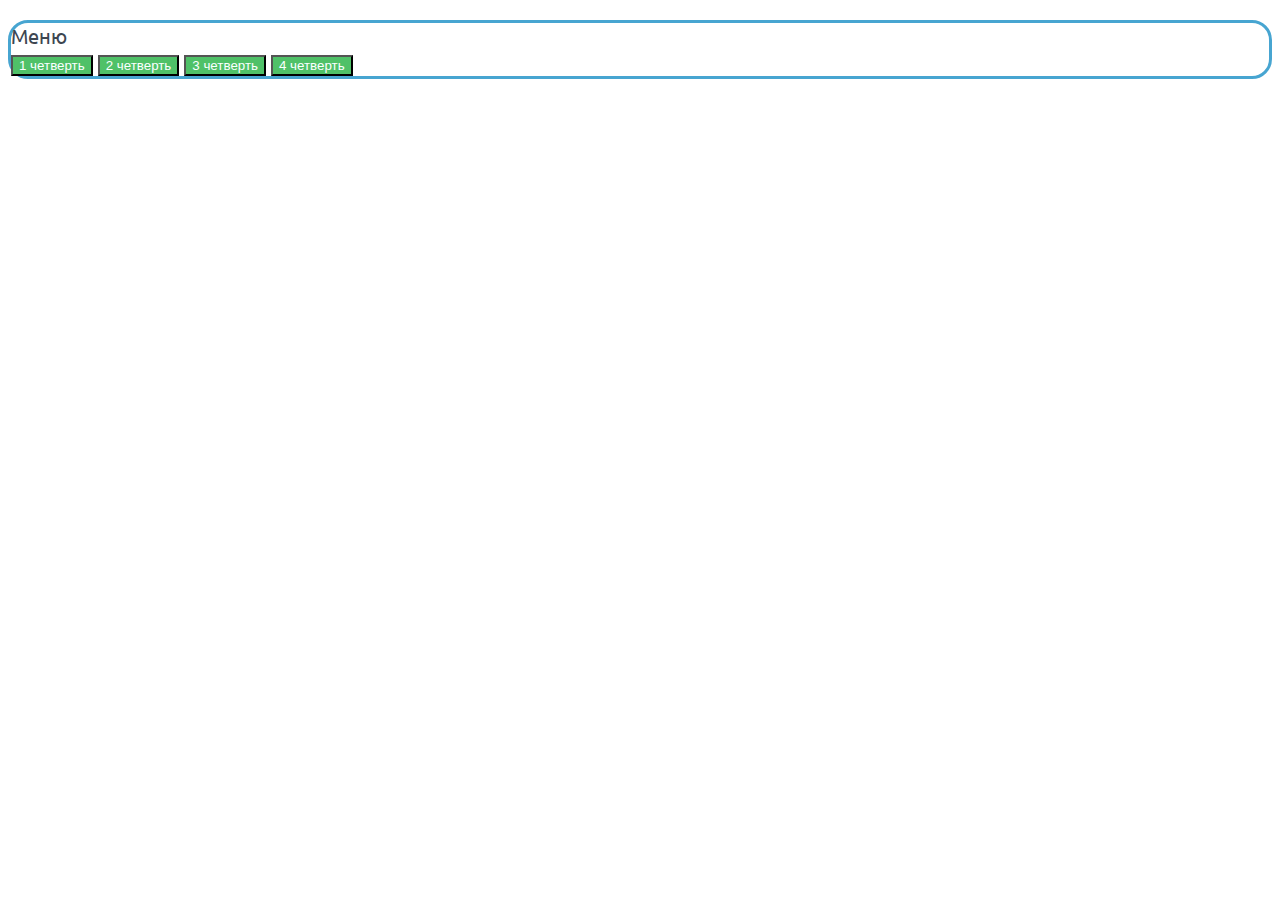
<file: index.html>
<!DOCTYPE html>
<html lang="ru" class="no-js">
    <!-- BEGIN HEAD -->
    <head>
        <meta charset="utf-8"/>
        <title>Tests</title>
        <meta http-equiv="X-UA-Compatible" content="IE=edge">
        <meta content="width=device-width, initial-scale=1" name="viewport"/>

        <meta content="" name="description"/>
        <meta content="" name="author"/>
        <link href="https://cdn.jsdelivr.net/npm/bootstrap@5.1.3/dist/css/bootstrap.min.css" rel="stylesheet" integrity="sha384-1BmE4kWBq78iYhFldvKuhfTAU6auU8tT94WrHftjDbrCEXSU1oBoqyl2QvZ6jIW3" crossorigin="anonymous">
        <!-- GLOBAL MANDATORY STYLES -->
        <link rel="preconnect" href="https://fonts.googleapis.com">
        <link rel="preconnect" href="https://fonts.gstatic.com" crossorigin>
        <link href="https://fonts.googleapis.com/css2?family=Ubuntu:wght@500&display=swap" rel="stylesheet">
        

        <!-- PAGE LEVEL PLUGIN STYLES -->
    

        <!-- THEME STYLES -->
        <link href="css/style.css" rel="stylesheet" type="text/css"/>

        <!-- Favicon -->
        <link rel="shortcut icon" href="favicon.ico"/>
    </head>
    <!-- END HEAD -->

    <!-- BODY -->
    <body link="white" >

       <div class="main">
           <div class="container">
            <div class="row">
                <div class="col-xl"></div>
                <div class="col-xl-6">
                    <ul type="none" class="task-manager">
                        <!-- Task 1 -->
                        <li class="task-1 pt-5"> 
                            <div class="body-test p-5">
                                <div class="col-xl"></div>
                                    <div class="col-xl">
                                        <div  class="pb-4">
                                            Меню
                                        </div>
                                        <div class="d-grid gap-3">
                                          <button  type="button"  id="optionbutton" class="btn btn btn-block next-button next-button1">1 четверть</button>
                                          <button   type="button"  id="optionbutton" class="btn btn btn-block next-button next-button2">2 четверть</button>
                                          <button  type="button"  id="optionbutton" class="btn btn btn-block next-button next-button3">3 четверть</button>
                                          <button  type="button"  id="optionbutton" class="btn btn btn-block next-button next-button4">4 четверть</button>
                                        </div>
                                    </div>
                                <div class="col-xl"></div>
                            </div>
                        </li>
                        <!-- Task 2 -->
                        <li style="display: none;" class="task-2 pt-5">
                            <div class="body-test p-5">
                                <div class="col-xl"></div>
                                <div class="col-xl">
                                        <div class="pb-4">
                                            Четверть 1
                                        </div>
                                        <div class="d-grid gap-3">
                                          <a href="parts/1/part1.html"  id="optionbutton" class="btn btn btn-block next-button">1 раздел. Двузначные числа</a>
                                          <a href="parts/1/part2.html"  id="optionbutton" class="btn btn btn-block next-button">2 раздел. Действия с числами. Задачи</a>
                                          <a href="parts/1/part3.html"  id="optionbutton" class="btn btn btn-block next-button">3 раздел. Величины и их единицы измерения</a>                                          
                                        </div>
                                </div>
                                <div class="col-xl"></div>
                            </div>
                        </li>
                        <!-- Task 3 -->
                        <li style="display: none;" class="task-3 pt-5"> 
                            <div class="body-test p-5">
                                <div class="col-xl"></div>
                                <div class="col-xl">
                                        <div class="pb-4">
                                            Четверть 2
                                        </div>
                                        <div class="d-grid gap-3">
                                          <a href="parts/2/part1.html"  id="optionbutton" class="btn btn btn-block next-button">1 раздел. Сложение и вычитание двузначных чисел. Сотни</a>
                                          <a href="parts/2/part2.html"  id="optionbutton" class="btn btn btn-block next-button">2 раздел. Величины и их единицы</a>
                                          <a href="parts/2/part3.html"  id="optionbutton" class="btn btn btn-block next-button">3 раздел. Обозначение множества и его элемента. Знаки ∈ и ∉</a>
                                          
                                        </div>
                                </div>
                                <div class="col-xl"></div>
                            </div>
                        </li>
                        <!-- Task 4 -->
                        <li style="display: none;" class="task-4 pt-5"> 
                            <div class="body-test p-5">
                                <div class="col-xl"></div>
                                <div class="col-xl">
                                        <div class="pb-4">
                                            Четверть 3
                                        </div>
                                        <div class="d-grid gap-3">
                                          <a href="parts/3/part1.html"  id="optionbutton" class="btn btn btn-block next-button">1 раздел. Геометрические фигуры и их взаимное расположение</a>
                                          <a href="parts/3/part2.html"  id="optionbutton" class="btn btn btn-block next-button">2 раздел. Умножение и деление. Задачи</a>
                                          <a href="parts/3/part3.html"  id="optionbutton" class="btn btn btn-block next-button">3 раздел. Числовые и буквенные выражения. Уравнения. Задачи</a>
                                          
                                        </div>
                                </div>
                                <div class="col-xl"></div>
                            </div>
                        </li>
                        <!-- Task 5 -->
                        <li style="display: none;" class="task-5 pt-5"> 
                            <div class="body-test p-5">
                                <div class="col-xl"></div>
                                <div class="col-xl">
                                        <div class="pb-4">
                                            Четверть 4
                                        </div>
                                        <div class="d-grid gap-3">
                                          <a href="parts/4/part1.html"  id="optionbutton" class="btn btn btn-block next-button">1 раздел. Рациональные способы вычислений</a>
                                          <a href="parts/4/part2.html"  id="optionbutton" class="btn btn btn-block next-button">2 раздел. Способы решения задач</a>
                                          <a href="parts/4/part3.html"  id="optionbutton" class="btn btn btn-block next-button">3 раздел. Геометрические фигуры. Периметр. Площадь</a>
                                          
                                        </div>
                                </div>
                                <div class="col-xl"></div>
                            </div>
                        </li>
                    </ul>
                </div>
                <div class="col-xl"></div>
            </div>
           </div>
       </div>
        

        <!-- Other Scripts -->

        <script src="https://ajax.googleapis.com/ajax/libs/jquery/3.5.1/jquery.min.js"></script>
        <script src="js/script.js" type="text/javascript"></script>
        
    </body>
    <!-- END BODY -->
</html>
</file>
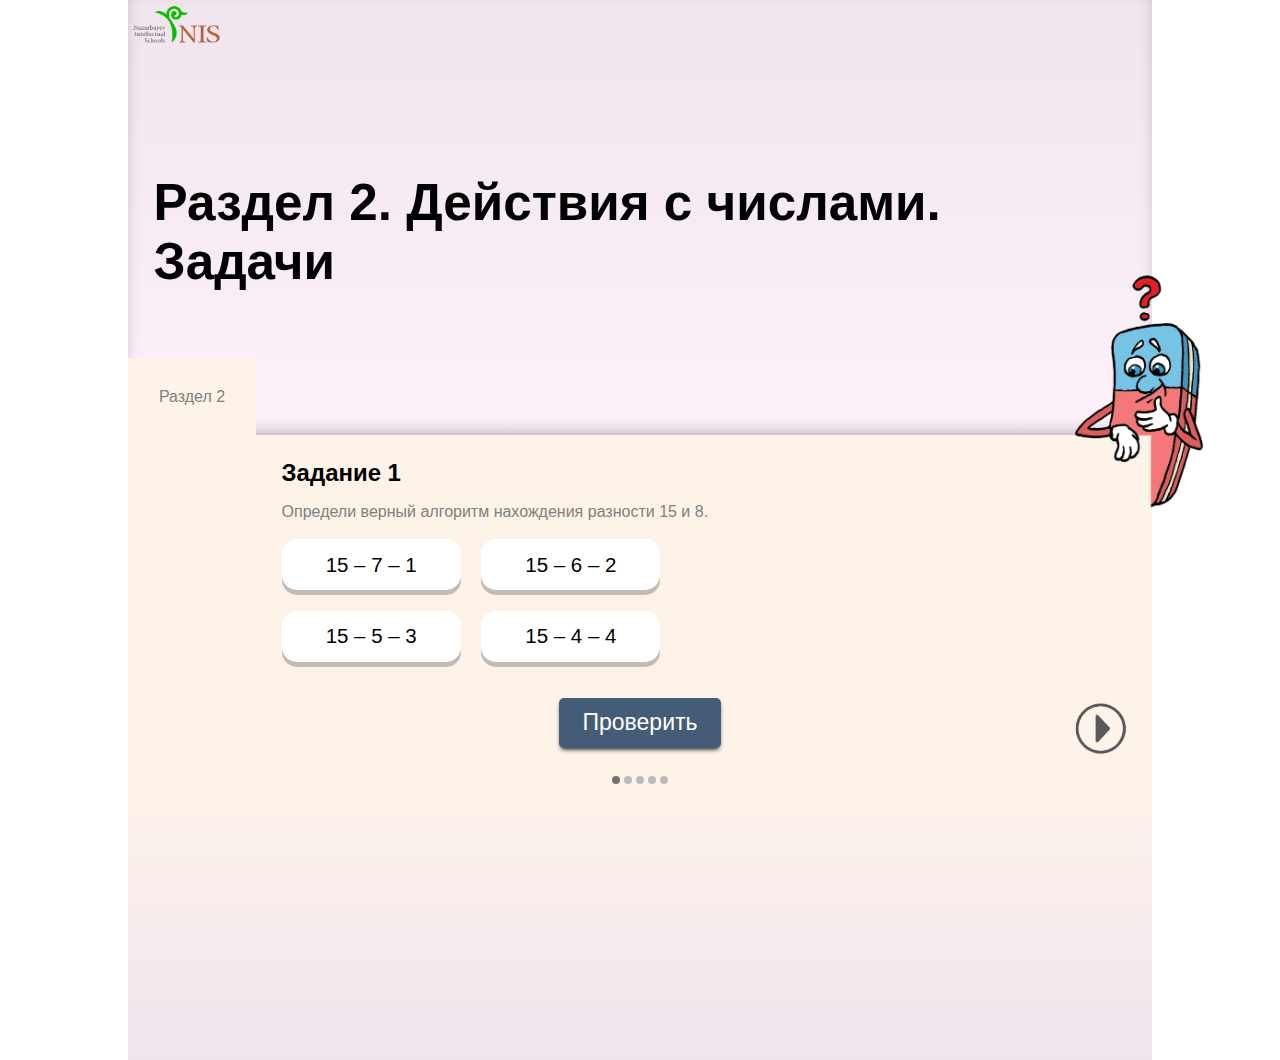
<file: parts/1/part2.html>
<!DOCTYPE html>
<html lang="ru" class="no-js">
<!-- BEGIN HEAD -->

<head>
    <meta charset="utf-8" />
    <title>Раздел 1 А</title>
    <meta http-equiv="X-UA-Compatible" content="IE=edge">
    <meta name="viewport" content="width=1280, initial-scale=0, maximum-scale=5.0, user-scalable=1" />
    <!-- <style>
    select {
    -webkit-appearance: none;
    -moz-appearance: none;
    text-indent: 1px;
    text-overflow: '';
        width:30px;
}
    </style> -->
    <meta content="" name="description" />
    <meta content="" name="author" />
    <link href="https://cdn.jsdelivr.net/npm/bootstrap@5.1.3/dist/css/bootstrap.min.css" rel="stylesheet"
        integrity="sha384-1BmE4kWBq78iYhFldvKuhfTAU6auU8tT94WrHftjDbrCEXSU1oBoqyl2QvZ6jIW3" crossorigin="anonymous">
    <!-- GLOBAL MANDATORY STYLES -->
    <link rel="preconnect" href="https://fonts.googleapis.com">
    <link rel="preconnect" href="https://fonts.gstatic.com" crossorigin>
    <link href="https://fonts.googleapis.com/css2?family=Ubuntu:wght@500&display=swap" rel="stylesheet">


    <!-- PAGE LEVEL PLUGIN STYLES -->


    <!-- THEME STYLES -->
    <link href="css/style.css" rel="stylesheet" type="text/css" />
    <link href="../../css/newStyle/style.css" rel="stylesheet" type="text/css" />
    <link href="../../css/newStyle/part.css" rel="stylesheet" type="text/css" />

    <!-- Favicon -->
    <link rel="shortcut icon" href="favicon.ico" />
</head>
<!-- END HEAD -->

<!-- BODY -->
<body>
    <header class="part">
        <div class="logo">
            <img src="../../assert/logo.png" alt="" srcset="">
        </div>
        <div class="title">
            <h1><b>Раздел 2.</b> Действия с числами. Задачи </h1>
        </div>
    </header>
    <main>
        <section id="wrapper_task">
            <div id="maskot">
                <img src="../../assert/images/eraser_6.png" id="part-1-1">
                <img src="../../assert/images/triangle_6.png" id="part-1-2">
                <img src="../../assert/images/compass_boy_4.png" id="part-1-3">
                <img src="../../assert/images/eraser_5.png" id="part-1-4">
                <img src="../../assert/images/triangle_1.png" id="part-1-5">
            </div>
            <div class="tab_part">
                <span>Раздел 2</span>
            </div>
            
            <div class="slideshow-container">
                <div class="tasks">
                    <!-- task 1 -->
                    <section class="task">
                        <h3><b>Задание 1</b></h3>
                        <span>Определи  верный  алгоритм нахождения разности 15 и 8.</span>
                        <div class="answers">
                            <div class="answers-line">
                                <div class="checkbox">
                                    <input type="radio" class="checkbox__input" name="in1" id="t1-o1"></input>
                                    <label for="t1-o1" class="checkbox__label">15 – 7 – 1</label>
                                </div>
                                <div class="checkbox">
                                    <input type="radio" class="checkbox__input" name="in1" id="t1-oG"></input>
                                    <label for="t1-oG" class="checkbox__label">15 – 6 – 2</label>
                                </div>
                            </div>
                            <div class="answers-line">
                                <div class="checkbox">
                                    <input type="radio" class="checkbox__input" name="in1" id="t1-o3"></input>
                                    <label for="t1-o3" class="checkbox__label">15 – 5 – 3</label>
                                </div>
                                <div class="checkbox">
                                    <input type="radio" class="checkbox__input" name="in1" id="t1-o4"></input>
                                    <label for="t1-o4" class="checkbox__label">15 – 4 – 4</label>
                                </div>
                            </div>
                        </div>
                    </section> 

                    <!-- task 2 -->
                    <section class="task" id="task-2">
                        <h3><b>Задание 2.</b></h3>
                        <span>Вычисли: </span>
                        <div class="answers">
                            <div class="answers-line">
                                <div class="select_field">
                                    <span>9 см + 8 см =</span>
                                    <select class="field__select" name="in5" id="t5-o1">
                                        <option selected disabled></option>
                                        <option value="1 дм 9 см">1 дм 9 см</option>
                                        <option value="1 дм 8 см">1 дм 8 см</option>
                                        <option value="1 дм 7 см">1 дм 7 см</option>
                                        <option value="1 дм 6 см">1 дм 6 см</option>
                                    </select>
                                </div>
                            </div>
                        </div>
                    </section>

                    <!-- task 3 -->
                    <section class="task">
                        <h3><b>Задание 3</b></h3>
                        <span>Определи рациональный способ вычислений. Вставь нужное равенство.</span>
                        <span>26 + 15 + 4 =</span>
                        <div class="answers">
                            <div class="answers-line">
                                <div class="checkbox">
                                    <input type="radio" class="checkbox__input" name="in1" id="t3-o1"></input>
                                    <label for="t3-o1" class="checkbox__label">(26 + 15) + 4 = 45</label>
                                </div>
                                <div class="checkbox">
                                    <input type="radio" class="checkbox__input" name="in1" id="t3-oG"></input>
                                    <label for="t3-oG" class="checkbox__label">(26 + 4) + 15 = 45</label>
                                </div>
                                <div class="checkbox">
                                    <input type="radio" class="checkbox__input" name="in1" id="t3-o3"></input>
                                    <label for="t3-o3" class="checkbox__label">(26 + 10) + 9 = 45</label>
                                </div>
                            </div>
                        </div>
                    </section>

                    <!-- task 4 -->
                    <section class="task" id="task-4">
                        <h3><b>Задание 4</b></h3>
                        <span>
                            По выражению 13 + (13 – 7) составили задачу.
                            Установи пропущенные в задаче слова. 
                            В понедельник Аида прочитала 13 страниц книги,
                        </span>
                        <div class="answers">
                            <div class="answers-line">
                                <div class="select_field">
                                    <span>а во вторник — на 7 страниц</span>
                                    <select class="field__select" name="in5" id="t4-o1">
                                        <option selected disabled></option>
                                        <option value=">">больше</option>
                                        <option value="<">меньше</option>
                                    </select>
                                </div>
                            </div>
                            <div class="answers-line">
                                <div class="select_field">
                                    <span>Сколько страниц прочитала Аида</span>
                                    <select class="field__select" name="in5" id="t4-o2">
                                        <option selected disabled></option>
                                        <option value=">">во вторник</option>
                                        <option value="<">за 2 дня</option>
                                    </select>
                                </div>
                            </div>
                        </div>
                    </section>

                    <!-- task 5 -->
                    <section class="task">
                        <h3><b>Задание 5</b></h3>
                        <span>
                            Выбери верное решение задачи.
                            Айша шла в библиотеку 20 минут. На обратную дорогу она потратила
                            на 5 минут больше. Сколько времени занял весь путь Айши?
                        </span>
                        <div class="answers">
                            <div class="answers-line">
                                <div class="checkbox">
                                    <input type="radio" class="checkbox__input" name="in1" id="t5-o1"></input>
                                    <label for="t5-o1" class="checkbox__label">20 + 5 = 25 (мин.)</label>
                                </div>
                                <div class="checkbox">
                                    <input type="radio" class="checkbox__input" name="in1" id="t5-oG"></input>
                                    <label for="t5-oG" class="checkbox__label">20 + (20 + 5) = 45 (мин.)</label>
                                </div>
                                <div class="checkbox">
                                    <input type="radio" class="checkbox__input" name="in1" id="t5-o3"></input>
                                    <label for="t5-o3" class="checkbox__label">20 + (20 - 5) = 35 (мин.)</label>
                                </div>
                            </div>
                        </div>
                    </section>

                    
                </div>
                <div id="error_message"></div>
                <a id="prev" onclick="plusSlides(-1)"></a>
                <a id="next" onclick="plusSlides(1)"></a>
                <div class="button" id="check">Проверить</div>
                <div id="dots"></div>
            </div>
        </section>
        <section>
            <div id="result" style="display: none;">
                <img class="confetti" src="../../assert/confetti.png" alt="">
                <div class="container">
                    <img class="compass_boy" src="../../assert/images/compass_boy_11.png" alt="">
                    <img class="result_img" src="../../assert/images/result.png" alt="">    
                    <div class="title">
                        <img src="../../assert/cup.png" >
                        <h2>Твой результат:</h2>
                    </div>

                    <div id="graphic_result">

                    </div>
                    <div id="correct_answers">Количество правильных ответов: <span></span></div>
                    <div id="error_answers">Ошибок: <span></span></div>
                    <div id="spent_time">Потраченное время: <span></span></div>
                    <a href="./part1.html" onclick="timer=0" class="button">Начать заново</a>
                </div>
            </div>
        </section>
        
        
    </main>
    <footer></footer>
    <script src="js/script2.js"></script>
</body>

<!-- END BODY -->
</html>
</file>
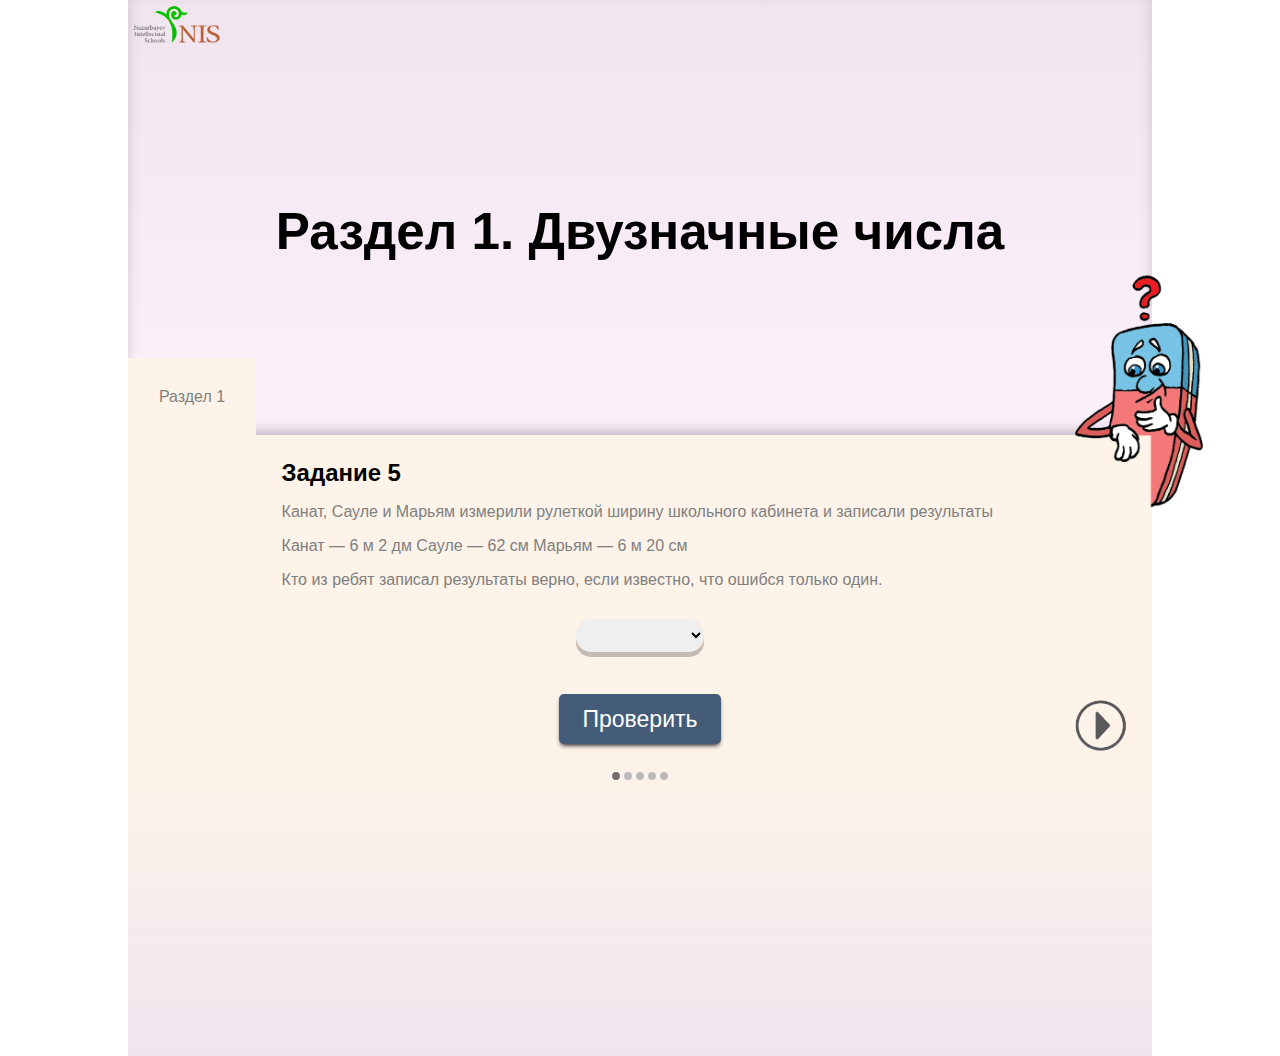
<file: parts/1/part3.html>
<!DOCTYPE html>
<html lang="ru" class="no-js">
    <!-- BEGIN HEAD -->
    <head>
        <meta charset="utf-8"/>
        <title>Раздел 1 C</title>
        <meta http-equiv="X-UA-Compatible" content="IE=edge">
        <meta name="viewport" content="width=1280, initial-scale=0, maximum-scale=5.0, user-scalable=1" />

        <meta content="" name="description"/>
        <meta content="" name="author"/>
        <link href="https://cdn.jsdelivr.net/npm/bootstrap@5.1.3/dist/css/bootstrap.min.css" rel="stylesheet" integrity="sha384-1BmE4kWBq78iYhFldvKuhfTAU6auU8tT94WrHftjDbrCEXSU1oBoqyl2QvZ6jIW3" crossorigin="anonymous">
        <!-- GLOBAL MANDATORY STYLES -->
        <link rel="preconnect" href="https://fonts.googleapis.com">
        <link rel="preconnect" href="https://fonts.gstatic.com" crossorigin>
        <link href="https://fonts.googleapis.com/css2?family=Ubuntu:wght@500&display=swap" rel="stylesheet">
        

        <!-- PAGE LEVEL PLUGIN STYLES -->
    

        <!-- THEME STYLES -->
        <link href="css/style.css" rel="stylesheet" type="text/css"/>
        <link href="../../css/newStyle/part.css" rel="stylesheet" type="text/css"/>
        <link href="../../css/newStyle/style.css" rel="stylesheet" type="text/css"/>

        <!-- Favicon -->
        <link rel="shortcut icon" href="favicon.ico"/>
    </head>
    <!-- END HEAD -->

    <!-- BODY -->
    <body>
        <header class="part">
            <div class="logo">
                <img src="../../assert/logo.png" alt="" srcset="">
            </div>
            <div class="title">
                <h1><b>Раздел 1.</b> Двузначные числа</h1>
            </div>
        </header>
        <main>
            <section id="wrapper_task">
                <div id="maskot">
                    <img src="../../assert/images/eraser_6.png" id="part-1-1">
                    <img src="../../assert/images/triangle_6.png" id="part-1-2">
                    <img src="../../assert/images/compass_boy_4.png" id="part-1-3">
                    <img src="../../assert/images/eraser_5.png" id="part-1-4">
                    <img src="../../assert/images/triangle_1.png" id="part-1-5">
                </div>
                <div class="tab_part">
                    <span>Раздел 1</span>
                </div>
                
                <div class="slideshow-container">
                    <div class="tasks">
                        <section class="task" id="task-5">
                            <h3><b>Задание 5</b></h3>
                            <span>Канат, Сауле и Марьям измерили рулеткой ширину школьного
                                кабинета и записали результаты
                            </span>
    
                            <span>
                                Канат — 6 м 2 дм
                                Сауле — 62 см
                                Марьям — 6 м 20 см
                            </span>
    
                            <span>
                                Кто из ребят записал результаты верно, если известно,
                                что ошибся только один.
                            </span>
                            <div class="answers">
                                <div class="answers-line">
                                    <div class="select_field">
                                        <select class="field__select" name="in5" id="t5-o1">
                                            <option selected disabled></option>
                                            <option value="Канат и Сауле">Канат и Сауле</option>
                                            <option value="Сауле и Марьям">
                                                Сауле и Марьям
                                            </option>
                                            <option value="Канат и Марьям">
                                                Канат и Марьям
                                            </option>
                                        </select>
                                    </div>
                                </div>
                            </div>
                        </section>
                        <section class="task" id="task_1_3">
                            <h3><b>Задание 2</b></h3>
                            <span>Вычисли. Соедини выражение с его значением.</span>
                            <div class="answers">
                                <div class="answers-line">
                                    <div class="pair pair__width">
                                        <input type="number" class="field__input" name="in3" id="t3-i1" value="" readonly placeholder="1 ц – 40 кг"></input>
                                    </div>
                                    
                                    <div class="pair pair__to" id="t3-d1">
                                        <must>60 кг</must>
                                    </div>
                                    
                                </div>
                                <div class="answers-line">
                                    <div class="pair pair__width">
                                        <input type="number" class="field__input" name="in3" id="t3-i2" value="" readonly placeholder="30 кг + 70 кг"></input>
                                    </div>
                                    <div class="pair pair__to" id="t3-d2">
                                        <must>61 кг</must>
                                    </div>
                                    
                                </div>
                                <div class="answers-line">
                                    <div class="pair pair__width">
                                        <input type="number" class="field__input" name="in3" id="t3-i3" value="" readonly placeholder="58 кг + 3 кг"></input>
                                    </div>
                                    <div class="pair pair__to" id="t3-d3">
                                        <must>1 ц</must>
                                    </div>
                                    
                                </div>
                                <svg class="pair__svg pair__svg__width" width="134" height="195"><line x1="4" y1="-10" x2="1" y2="-10"/><line x1="4" y1="-10" x2="1" y2="-10"/><line x1="4" y1="-10" x2="1" y2="-10"/></svg>
                            </div>
                        </section>
                        <section class="task">
                            <h3><b>Задание 2</b></h3>
                            <span>Запишите числа по графической модели</span>
                            <div class="answers">
                                <div class="answers-line">
                                    <img src="./img/1-1.png">
                                    <div class="field">
                                        <input type="number" class="field__input" name="in2" id="t2-o1"></input>
                                    </div>
                                </div>
                                <div class="answers-line">
                                    <img src="./img/1-2.png">
                                    <div class="field">
                                        <input type="number" class="field__input" name="in2" id="t2-o2"></input>
                                    </div>
                                </div>
                                <div class="answers-line">
                                    <img src="./img/1-3.png">
                                    <div class="field">
                                        <input type="number" class="field__input" name="in2" id="t2-o3"></input>
                                    </div>
                                </div>
                            </div>
                        </section>
                        <section class="task" id="task_1_4">
                            <h3><b>Задание 4</b></h3>
                            <span>Выпиши наибольшее из чисел. Запиши разрядный состав этого числа</span>
                            <b>27 35 51 31 47 53 15 37</b>
                            <div class="answers">
                                <div class="answers-line">
                                    <div class="check_fields">
                                        <input type="number" class="field__input" name="in4" id="t4-o1"></input>
                                        <span>=</span>
                                        <input type="number" class="field__input" name="in4" id="t4-o2"></input>
                                        <span>+</span>
                                        <input type="number" class="field__input" name="in4" id="t4-o3"></input>
                                    </div>
                                </div>
                            </div>
                        </section>
                        <section class="task" id="task-5">
                            <h3><b>Задание 5</b></h3>
                            <span>Сравни: </span>
                            <div class="answers">
                                <div class="answers-line">
                                    <div class="select_field">
                                        <span>4 дес. 5 ед.</span>
                                        <select class="field__select" name="in5" id="t5-o1">
                                            <option selected disabled></option>
                                            <option value=">">></option>
                                            <option value="<"><</option>
                                            <option value="=">=</option>
                                        </select>
                                        <span>5 дес. 5 ед.</span>
                                    </div>
                                </div>
                                <div class="answers-line">
                                    <div class="select_field">
                                        <span>49</span>
                                        <select class="field__select" name="in5" id="t5-o2">
                                            <option selected disabled></option>
                                            <option value=">">></option>
                                            <option value="<"><</option>
                                            <option value="=">=</option>
                                        </select>
                                        <span>48</span>
                                    </div>
                                    
                                </div>
                                <div class="answers-line">
                                    <div class="select_field">
                                        <span>48</span>
                                        <select class="field__select" name="in5" id="t5-o3">
                                            <option selected disabled></option>
                                            <option value=">">></option>
                                            <option value="<"><</option>
                                            <option value="=">=</option>
                                        </select>
                                        <span>38</span>
                                    </div>
                                </div>
                            </div>
                        </section>
                    </div>
                    <div id="error_message"></div>
                    <a id="prev" onclick="plusSlides(-1)"></a>
                    <a id="next" onclick="plusSlides(1)"></a>
                    <div class="button" id="check">Проверить</div>
                    <div id="dots"></div>
                </div>
            </section>
            <section>
                <div id="result" style="display: none;">
                    <img class="confetti" src="../../assert/confetti.png" alt="">
                    <div class="container">
                        <img class="compass_boy" src="../../assert/images/compass_boy_11.png" alt="">
                        <img class="result_img" src="../../assert/images/result.png" alt="">    
                        <div class="title">
                            <img src="../../assert/cup.png" >
                            <h2>Твой результат:</h2>
                        </div>
    
                        <div id="graphic_result">
    
                        </div>
                        <div id="correct_answers">Количество правильных ответов: <span></span></div>
                        <div id="error_answers">Ошибок: <span></span></div>
                        <div id="spent_time">Потраченное время: <span></span></div>
                        <a href="./part1.html" onclick="timer=0" class="button">Начать заново</a>
                    </div>
                </div>
            </section>
        </main>
        <footer></footer>
            <!-- Other Scripts -->
        <script src="https://ajax.googleapis.com/ajax/libs/jquery/3.5.1/jquery.min.js"></script>
        <script src="js/script3.js" type="text/javascript"></script>
		<script src="js/1.js" type="text/javascript"></script>
    </body>
    <!-- END BODY -->
</html>
</file>
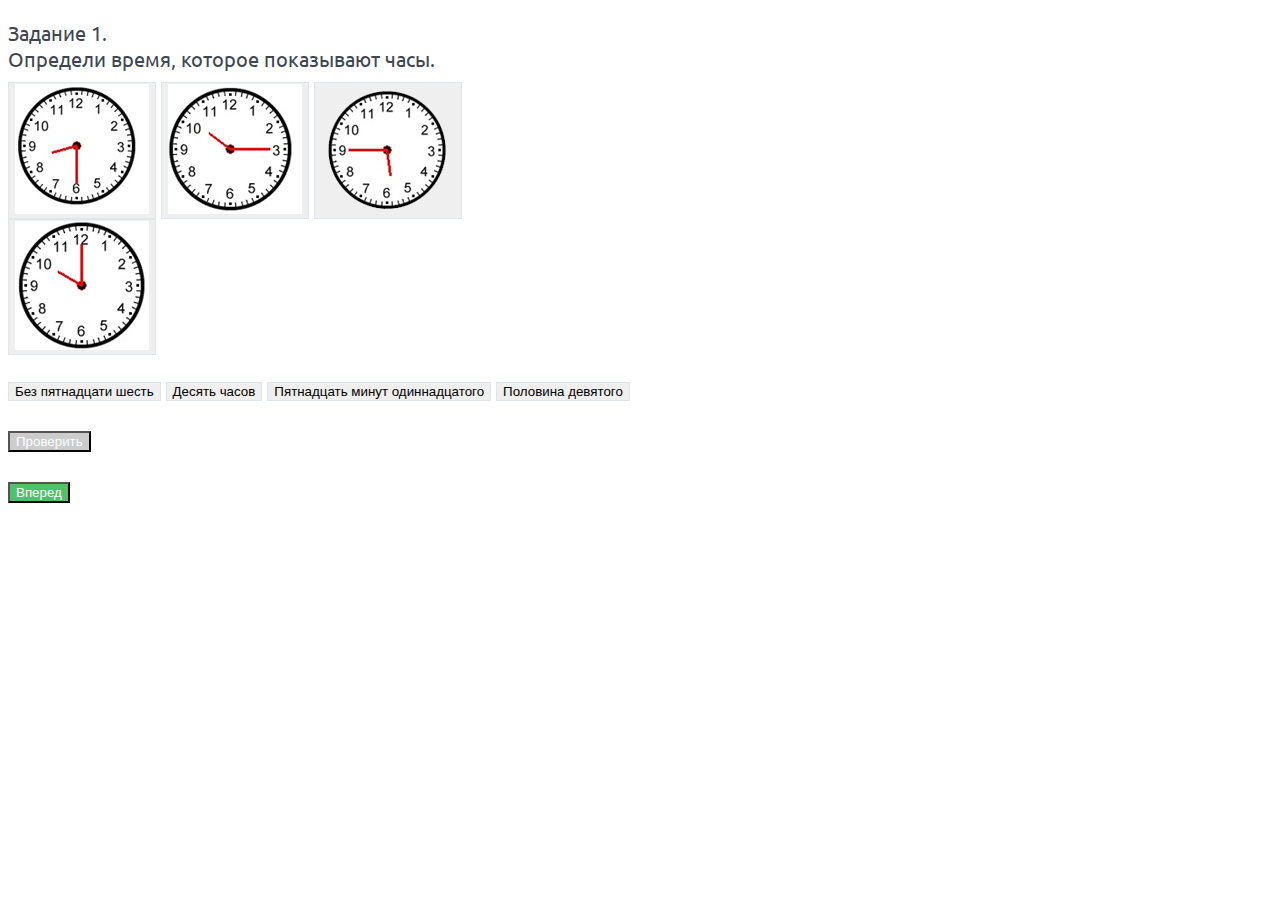
<file: parts/2/part2.html>
<!DOCTYPE html>
<html lang="ru" class="no-js">
    <!-- BEGIN HEAD -->
    <head>
        <meta charset="utf-8"/>
        <title>Раздел 2 B</title>
        <meta http-equiv="X-UA-Compatible" content="IE=edge">
        <meta name="viewport" content="width=1280, initial-scale=0, maximum-scale=5.0, user-scalable=1" />
<style>
	select {
    -webkit-appearance: none;
    -moz-appearance: none;
    text-indent: 1px;
    text-overflow: '';
		width:30px;
}
	</style>
        <meta content="" name="description"/>
        <meta content="" name="author"/>
        <link href="https://cdn.jsdelivr.net/npm/bootstrap@5.1.3/dist/css/bootstrap.min.css" rel="stylesheet" integrity="sha384-1BmE4kWBq78iYhFldvKuhfTAU6auU8tT94WrHftjDbrCEXSU1oBoqyl2QvZ6jIW3" crossorigin="anonymous">
        <!-- GLOBAL MANDATORY STYLES -->
        <link rel="preconnect" href="https://fonts.googleapis.com">
        <link rel="preconnect" href="https://fonts.gstatic.com" crossorigin>
        <link href="https://fonts.googleapis.com/css2?family=Ubuntu:wght@500&display=swap" rel="stylesheet">
        

        <!-- PAGE LEVEL PLUGIN STYLES -->
    

        <!-- THEME STYLES -->
        <link href="css/style2.css" rel="stylesheet" type="text/css"/>

        <!-- Favicon -->
        <link rel="shortcut icon" href="favicon.ico"/>
    </head>
    <!-- END HEAD -->

    <!-- BODY -->
    <body>

       <div class="main">
           <div class="container">
            <div class="row">
                <div class="col-xl"></div>
                <div class="col-xl-6">
                    <ul type="none" class="task-manager">
                        <!-- Task 1 -->
                        <li class="task-1 pt-5"> 
                            <div class="body-test">
                                <div class="body-test-head pb-3">
                                    <div class="body-test-head-task">
                                        Задание 1. 
                                    </div>
                                    
                                    <div class="body-test-head-condition">
                                       Определи время, которое показывают часы.
                                    </div>
                                </div>
                                <div class="body-test-body row">
                                    <div class="d-grid gap-3 col" style="width:40%;flex:none;display:inline-block;paddign:0px">
                                      <button type="button" class="btn optionbutton btn-block t1-o1"><img class="img-responsive pb-2" src="img/time1.png" alt="1"></button>
                                      <button type="button" class="btn optionbutton btn-block t1-o2"><img class="img-responsive pb-2" src="img/time2.png" alt="1"></button>
                                      <button type="button" class="btn optionbutton btn-block t1-o3"><img class="img-responsive pb-2" src="img/time3.png" alt="1"></button>
                                      <button type="button" class="btn optionbutton btn-block t1-o4"><img class="img-responsive pb-2" src="img/time4.png" alt="1"></button>
                                  </div>
                                    <div class="d-grid gap-3 col-xl-1" style="margin:0px -1px 0px -11px;padding:0px;position:relative">
                                        <img src="img/img-p2-1-1.png" alt="1" class="arrow-img arrow-img-1-1">
                                        <img src="img/img-p2-1-2.png" alt="1" class="arrow-img arrow-img-1-2">
                                        <img src="img/img-p2-1-3.png" alt="1" class="arrow-img arrow-img-1-3">
                                        <img src="img/img-p2-1-4.png" alt="1" class="arrow-img arrow-img-1-4">
                                        <img src="img/img-p2-2-1.png" alt="1" class="arrow-img arrow-img-2-1">
                                        <img src="img/img-p2-2-2.png" alt="1" class="arrow-img arrow-img-2-2">
                                        <img src="img/img-p2-2-3.png" alt="1" class="arrow-img arrow-img-2-3">
                                        <img src="img/img-p2-2-4.png" alt="1" class="arrow-img arrow-img-2-4">
                                        <img src="img/img-p2-3-1.png" alt="1" class="arrow-img arrow-img-3-1">
                                        <img src="img/img-p2-3-2.png" alt="1" class="arrow-img arrow-img-3-2">
                                        <img src="img/img-p2-3-3.png" alt="1" class="arrow-img arrow-img-3-3">
                                        <img src="img/img-p2-3-4.png" alt="1" class="arrow-img arrow-img-3-4">
                                        <img src="img/img-p2-4-1.png" alt="1" class="arrow-img arrow-img-4-1">
                                        <img src="img/img-p2-4-2.png" alt="1" class="arrow-img arrow-img-4-2">
                                        <img src="img/img-p2-4-3.png" alt="1" class="arrow-img arrow-img-4-3">
                                        <img src="img/img-p2-4-4.png" alt="1" class="arrow-img arrow-img-4-4">
                                    </div>
                                    <div class="d-grid gap-3 col"  style="width:50%;flex:none;display:inline-block;paddign:0px">
                                      <button type="button" class="btn optionbutton btn-block t1-o5 col-xs-10">Без пятнадцати шесть</button>
                                      <button type="button" class="btn optionbutton btn-block t1-o6 col-xs-10">Десять часов</button>
                                      <button type="button" class="btn optionbutton btn-block t1-o7 col-xs-10">Пятнадцать минут одиннадцатого</button>
                                      <button type="button" class="btn optionbutton btn-block t1-o8 col-xs-10">Половина девятого</button>
                                    </div>
                                </div>
                                
                                <div class="bottom-buttons row pt-4">
                                  <!--  <button type="button" class="btn btn-block col back-button back-button1"><a  href="../../index.html">Назад</a></button>-->
                                    <div class="col"></div>
                                    <button type="button"  class="btn btn-block col check-button check-button1">Проверить</button>
                                    <div class="col"></div>
                                    <button type="button"  class="btn btn-block col next-button next-button1">Вперед</button>

                                </div>
                            </div>
                        </li>
                        <!-- Task 2 -->
                        <li style="display: none;" class="task-2 pt-5">
                            <div class="body-test">
                                <div class="body-test-head">
                                    <div class="body-test-head-task">
                                        Задание 2. 
                                    </div>
                                    <div class="body-test-head-condition">
                                        Сравни.
                                    </div>
                                </div>
                                <div class="body-test-body">
                                    <div class="option pt-4 row text-center">
                                        <span class="col-xl col">40 дм</span>
                                        <div class="buttons-mainer col col-xl">
                                            <select class="t2-o1">

            <option value=">">&#160;></option>

            <option value="<">&#160;<</option>

            <option value="=">&#160;=</option>

        </select>
                                        </div>
                                        <span class="col-xl col">9 м - 5 м</span>
                                    </div>
                                    <div class="option pt-4 row text-center">
                                        <span class="col-xl col">300 кг + 600 кг</span>
                                        <div class="buttons-mainer col-xl col">
                                                          <select class="t2-o2">

            <option value=">">&#160;></option>

            <option value="<">&#160;<</option>

            <option value="=">&#160;=</option>

        </select>
                                        </div>
                                        <span class="col-xl col">9 ц</span>
                                    </div>
                                    <div class="option pt-4 row text-center">
                                        <span class="col-xl col">11 ч + 12 ч</span>
                                        <div class="buttons-mainer col col-xl">
                                                       <select class="t2-o3">

            <option value=">">&#160;></option>

            <option value="<">&#160;<</option>

            <option value="=">&#160;=</option>

        </select>
                                        </div>
                                        <span class="col-xl col">1 сут</span>
                                    </div>
                                </div>
                                <div class="bottom-buttons row pt-4">
                                    <button type="button" class="btn btn-block col back-button back-button2">Назад</button>
                                    <div class="col"></div>
                                    <button type="button"  class="btn btn-block col check-button check-button2">Проверить</button>
                                    <div class="col"></div>
                                    <button type="button"  class="btn btn-block col next-button next-button2">Вперед</button>
                                </div>
                            </div>
                        </li>
                        <!-- Task 3 -->
                        <li style="display: none;" class="task-3 pt-5"> 
                            <div class="body-test">
                                <div class="body-test-head pb-3">
                                    <div class="body-test-head-task">
                                        Задание 3. 
                                    </div>
                                    <div class="body-test-head-condition">
                                        Определи  верное равенство.
                                    </div>
                                </div>
                                <div class="body-test-body">
                                    <div class="d-grid gap-3">
                                      <button type="button" style="text-align:left;" class="btn optionbutton btn-block t3-o1">2 ц 30 кг = 320 кг</button>
                                      <button type="button" style="text-align:left;"class="btn optionbutton btn-block t3-o2">2 сут 3 ч = 52 ч</button>
                                      <button type="button" style="text-align:left;" class="btn optionbutton btn-block t3-o3">28 дм = 2 м 80 см</button>
                                    </div>
                                </div>
                                <div class="bottom-buttons row pt-4">
                                    <button type="button" class="btn btn-block col back-button back-button3">Назад</button>
                                    <div class="col"></div>
                                    <button type="button"  class="btn btn-block col check-button check-button3">Проверить</button>
                                    <div class="col"></div>
                                    <button type="button"  class="btn btn-block col next-button next-button3">Вперед</button>
                                </div>
                            </div>
                        </li>
                        <!-- Task 4 -->
                        <li style="display: none;" class="task-4 pt-5"> 
                            <div class="body-test">
                                <div class="body-test-head pb-3">
                                    <div class="body-test-head-task">
                                        Задание 4.
                                    </div>
                                    <div class="body-test-head-condition">
                                        Выполни действия с именованными числами. Преобразуй ответ.
                                    </div>
                                </div>
                                <div class="body-test-body">
                                    <div class="input-group row">
                                    <label style="width:220px;" >а)360см-160см+400см</label>
										 <label style="width:20px;">=</label>
                                    <input type="text" id="t4-o1" class="form-control" style="width:5px;" size="2">
                                    <label style="width:60px;">см</label>
                                     <label style="width:20px;">=</label>
                                    <input type="text" id="t4-o2" class="form-control" >
                                    <label style="width:60px;">дм</label>
									 <label style="width:20px;">= </label>	
                                    <input type="text" id="t4-o3" class="form-control">
                                    <label style="width:50px;">м</label>
                                    </div>
                                    <div class="line">
                                        <hr>
                                    </div>
                                    <div class="input-group row">
                                        <label style="width:200px;" >б)9м – 5дм + 30дм</label>
										 <label style="width:20px;">=</label>
                                        <input type="text" id="t4-o4" class="form-control" size="5">
                                    	<label style="width:60px;">м</label>
										<label style="width:20px;">=</label>
                                   
                                        <input type="" id="t4-o5" class="form-control">
                                      <label style="width:60px;">дм</label>
										<label style="width:20px;">=</label>
                                        <input type="text" id="t4-o6" class="form-control" >
                                        <label style="width:80px;">см</label>
                                    </div>
                                    <div class="line">
                                        <hr>
                                    </div>
                                    <div class="input-group row">
										<label style="width:250px;">с)300кг+2ц</label>
											<label style="width:20px;">=</label>
                                        <input type="text" id="t4-o7" class="form-control" >									
                                       <label style="width:60px;">ц</label>
										<label style="width:20px;">=</label>
                                        <input type="text" id="t4-o8" class="form-control">
                                       	<label style="width:60px;">кг</label>
                                    </div>
                                </div>
                                <div class="bottom-buttons row pt-4">
                                    <button type="button" class="btn btn-block col back-button back-button4">Назад</button>
                                    <div class="col"></div>
                                    <button type="button"  class="btn btn-block col check-button check-button4">Проверить</button>
                                    <div class="col"></div>
                                    <button type="button"  class="btn btn-block col next-button next-button4">Вперед</button>

                                </div>
                            </div>
                        </li>
                        <!-- Task 5 -->
                        <li style="display: none;" class="task-5 pt-5"> 
                            <div class="body-test">
                                <div class="body-test-head pb-3">
                                    <div class="body-test-head-task">
                                        Задание 5.
                                    </div>
                                    <div class="body-test-head-condition">
                                        К данному условию задачи составили разные вопросы.<br>
                                        Подбери к каждому вопросу нужное решение.<br>
                                        <br>На пришкольном участке два бака с водой.<br>
                                        В первом баке 48 литров воды, во втором баке 42 литра воды.<br>
                                        Из первого бака взяли 16  литров воды для полива цветов.
                                    </div>
                                </div>
                                <div class="body-test-body">
                                    <div class="d-grid drag-5">
                                        <div class="row">
                                            <div class="col-xs-6 c1"><button type="button" class="btn optionbutton btn-block t5-o1" disabled>Сколько всего литров воды было в баках до полива цветов?</button></div>
                                            <div class="col-xs-6 t5-o4"></div>                                            
                                        </div>
                                        <div class="col"></div>
                                        <div class="row">
                                            <div class="col-xs-6"><button type="button" class="btn optionbutton btn-block t5-o2" disabled>Сколько литров воды осталось в первом баке?</button></div>
                                            <div class="col-xs-6 t5-o5"></div>                                            
                                        </div>
                                        <div class="col"></div>
                                        <div class="row">
                                            <div class="col-xs-6"><button type="button" class="btn optionbutton btn-block t5-o3" disabled>Сколько литров воды осталось в двух баках после полива цветов?</button></div>
                                            <div class="col-xs-6 t5-o6"></div>                                            
                                        </div>        
                                        <div class="col"></div>
                                        <div class="row">
                                            <div class="col-xs-3 btn optionbutton btn-block t5-o7" id="t5-o7">48 - 16</div>
                                            <div class="col-xs-3 btn optionbutton btn-block t5-o8" id="t5-o8">(48 + 42) – 16</div>
                                            <div class="col-xs-3 btn optionbutton btn-block t5-o9" id="t5-o9">48 + 42</div>
                                        </div>
                                    </div>
                                </div>
                                <div class="bottom-buttons row pt-4">
                                    <button type="button" class="btn btn-block col back-button5 back-button5">Назад</button>
                                    <div class="col"></div>
                                    <button type="button"  class="btn btn-block col check-button check-button5">Проверить</button>
                                    <div class="col"></div>
                                    <button type="button"  class="btn btn-block col next-button next-button5">Вперед</button>

                                </div>
                            </div>
                        </li>
                        <li style="display: none;" class="task-6 pt-5"> 
                            <div class="body-test">
                                <div class="body-test-head pb-3">
                                    <div class="body-test-head-task p-5">
                                        Ваш результат за раздел
                                    </div>
                                    <div class="body-test-head-condition">
                                        
                                    </div>
                                </div>
                                <div class="body-test-body">
                                   <div class="successed">Количество правильных:<span class="plusScore success"></span></div>
									<div class="successed">Что бы лучше проверить себя используй кнопку "Проверить"</div>
                                  <!-- <div class="unsuccessed">Количество неправильных:<span class="minusScore danger"></span></div>-->
                                </div>
                                <div class="bottom-buttons row pt-4">
                                   <!-- <button type="button" class="btn btn-block col back-button back-button6">Назад</button>-->
                                    <div class="col"></div>
                                    <a  href="part2.html" class="btn btn-block col check-button check-button6">Начать тест заново</a>
                                    <div class="col"></div>
                                   <!-- <a  href="part3.html"  class="btn btn-block col next-button next-button6">Вперед</a>-->

                                </div>
                            </div>
                        </li>
                    </ul>
                </div>
                <div class="col-xl"></div>
            </div>
           </div>
       </div>
        

        <!-- Other Scripts -->

        <script src="https://ajax.googleapis.com/ajax/libs/jquery/3.5.1/jquery.min.js"></script>
        <script src="js/script2.js" type="text/javascript"></script>
        <script src="//ajax.aspnetcdn.com/ajax/jquery.ui/1.10.3/jquery-ui.min.js"></script>
		<script src="js/1.js" type="text/javascript"></script>
    </body>
    <!-- END BODY -->
</html>
</file>
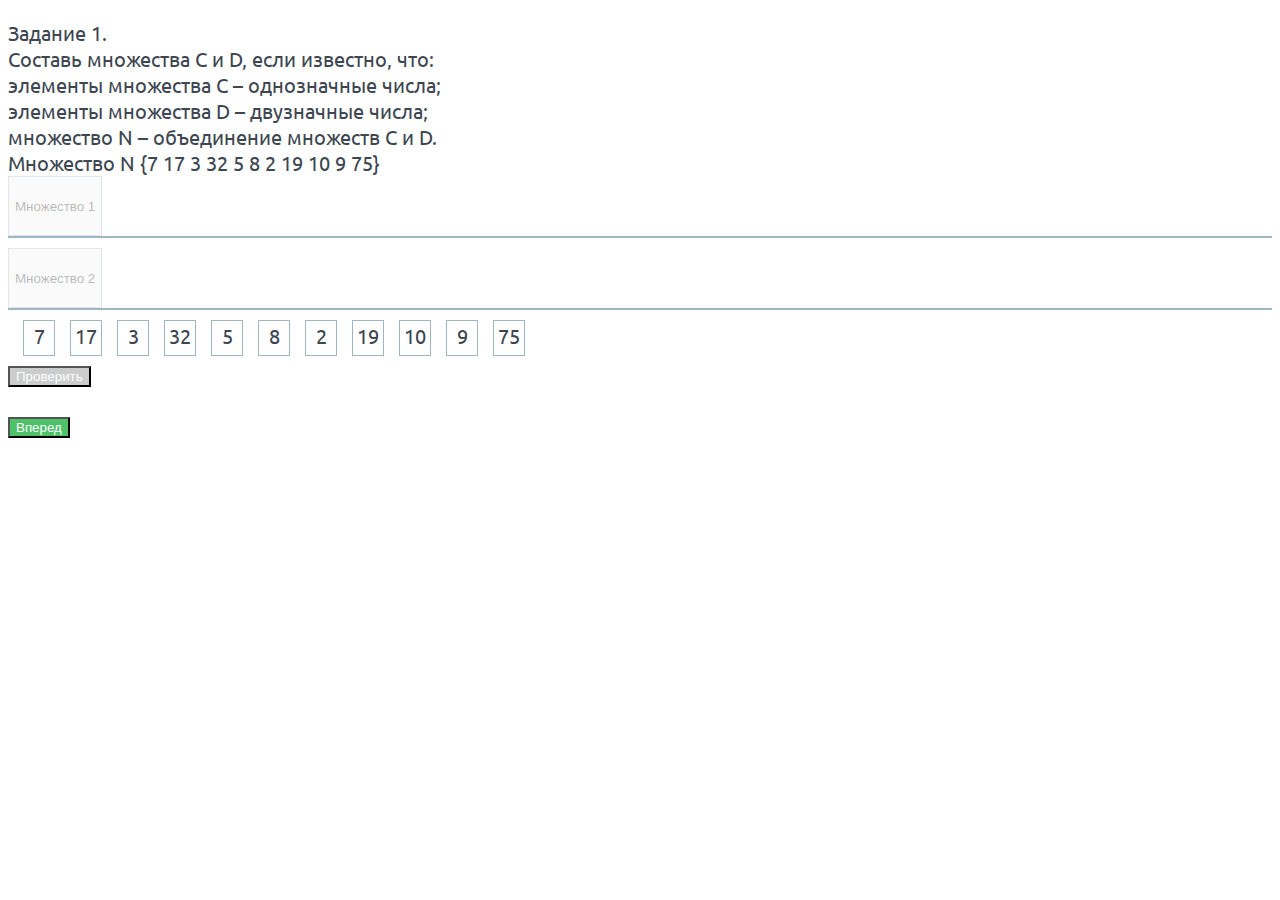
<file: parts/2/part3.html>
<!DOCTYPE html>
<html lang="ru" class="no-js">
    <!-- BEGIN HEAD -->
    <head>
        <meta charset="utf-8"/>
        <title>Раздел 3 C</title>
        <meta http-equiv="X-UA-Compatible" content="IE=edge">
       <meta name="viewport" content="width=1280, initial-scale=0, maximum-scale=5.0, user-scalable=1" />

        <meta content="" name="description"/>
        <meta content="" name="author"/>
        <link href="https://cdn.jsdelivr.net/npm/bootstrap@5.1.3/dist/css/bootstrap.min.css" rel="stylesheet" integrity="sha384-1BmE4kWBq78iYhFldvKuhfTAU6auU8tT94WrHftjDbrCEXSU1oBoqyl2QvZ6jIW3" crossorigin="anonymous">
        <!-- GLOBAL MANDATORY STYLES -->
        <link rel="preconnect" href="https://fonts.googleapis.com">
        <link rel="preconnect" href="https://fonts.gstatic.com" crossorigin>
        <link href="https://fonts.googleapis.com/css2?family=Ubuntu:wght@500&display=swap" rel="stylesheet">


        <!-- PAGE LEVEL PLUGIN STYLES -->


        <!-- THEME STYLES -->
        <link href="css/style3.css" rel="stylesheet" type="text/css"/>

        <!-- Favicon -->
        <link rel="shortcut icon" href="favicon.ico"/>
    </head>
    <!-- END HEAD -->

    <!-- BODY -->
    <body>

        <div class="main">
            <div class="container">
                <div class="row">
                    <div class="col-xl"></div>
                    <div class="col-xl-6">
                        <ul type="none" class="task-manager">
                            <!-- Task 1 -->
                            <li class="task-1 pt-5"> 
                                <div class="body-test">
                                    <div class="body-test-head pb-3">
                                        <div class="body-test-head-task">
                                            Задание 1. 
                                        </div>
                                        <div class="body-test-head-condition">
                                            Составь множества С и D, если известно, что:<br>
                                            элементы множества С – однозначные числа;<br>
                                            элементы множества  D – двузначные числа;<br>  
                                            множество N – объединение множеств С и D.<br>
                                            Множество N {7  17  3  32  5  8  2  19  10  9  75}
                                        </div>
                                    </div>
                                    <div class="body-test-body">
                                        <div class="d-grid drag-1">
                                            <div class="row">
                                                <div class="col-xl-4"><button type="button" class="btn optionbutton btn-block t1-o1" disabled style="height:60px">Множество 1</button></div>
                                                <div class="col-xl-8 t1-o3"></div>                                            
                                            </div>
                                            <div class="col"></div>
                                            <div class="row">
                                                <div class="col-xl-4"><button type="button" class="btn optionbutton btn-block t1-o2" disabled style="height:60px">Множество 2</button></div>
                                                <div class="col-xl-8 t1-o4"></div>                                            
                                            </div>     
                                            <div class="col"></div>
                                            <div class="row">
                                                <div class="col-number btn optionbutton btn-block t1-o5" id="t1-o5">7</div>
                                                <div class="col-number btn optionbutton btn-block t1-o6" id="t1-o6">17</div>
                                                <div class="col-number btn optionbutton btn-block t1-o7" id="t1-o7">3</div>
                                                <div class="col-number btn optionbutton btn-block t1-o8" id="t1-o8">32</div>
                                                <div class="col-number btn optionbutton btn-block t1-o9" id="t1-o9">5</div>
                                                <div class="col-number btn optionbutton btn-block t1-o10" id="t1-o10">8</div>
                                                <div class="col-number btn optionbutton btn-block t1-o11" id="t1-o11">2</div>
                                                <div class="col-number btn optionbutton btn-block t1-o12" id="t1-o12">19</div>
                                                <div class="col-number btn optionbutton btn-block t1-o13" id="t1-o13">10</div>
                                                <div class="col-number btn optionbutton btn-block t1-o14" id="t1-o14">9</div>
                                                <div class="col-number btn optionbutton btn-block t1-o15" id="t1-o15">75</div>
                                            </div>
                                        </div>
                                    </div>
                                    
                                    <div class="bottom-buttons row pt-4">
                                        <!--<button type="button" class="btn btn-block col back-button back-button1"><a  href="../../index.html">Назад</a></button>-->
                                        <div class="col"></div>
                                        <button type="button"  class="btn btn-block col check-button check-button1">Проверить</button>
                                        <div class="col"></div>
                                        <button type="button"  class="btn btn-block col next-button next-button1">Вперед</button>

                                    </div>
                                </div>
                            </li>
                            <!-- Task 2 -->
                            <li  class="task-2 pt-5" style="display:none">
                                <div class="body-test">
                                    <div class="body-test-head">
                                        <div class="body-test-head-task">
                                            Задание 2. 
                                        </div>
                                        <div class="body-test-head-condition">
                                            Даны множества А, С, N.<br>
                                            А ∈{Н,А,Д,И,Я}<br>
                                            С ∈ {Д,А,М,И,Р}<br>
                                            N ∈{ Р,И,Н,А,Т}
                                        </div>
                                    </div>
                                    <div class="input-group row">
                                        <img src="img/krug.png" alt="krugi">
                                    </div>
                                    <div class="d-grid drag-2">
                                        <div class="row">
                                            <table class="table table-bordered" style="width:100%">
                                                <tbody>
                                                    <tr>
                                                        <td colspan="2">Определи элементы, которые  являются пересечением множеств</td>
                                                    </tr>
                                                    <tr>
                                                        <td>А и С</td>
                                                        <td class="t2-o30">
                                                            <div class="col-letter btn optionbutton btn-block t2-o1" id="t2-o1">Н</div>
                                                            <div class="col-letter btn optionbutton btn-block t2-o2" id="t2-o2">А</div>
                                                            <div class="col-letter btn optionbutton btn-block t2-o3" id="t2-o3">Д</div>
                                                            <div class="col-letter btn optionbutton btn-block t2-o4" id="t2-o4">И</div>
                                                            <div class="col-letter btn optionbutton btn-block t2-o5" id="t2-o5">Я</div>
                                                            <div class="col-letter btn optionbutton btn-block t2-o6" id="t2-o6">М</div>
                                                            <div class="col-letter btn optionbutton btn-block t2-o7" id="t2-o7">Р</div>
                                                        </td>
                                                    </tr>
                                                    <tr>
                                                        <td>С и N</td>
                                                        <td class="t2-o31">
                                                            <div class="col-letter btn optionbutton btn-block t2-o8" id="t2-o8">Д</div>
                                                            <div class="col-letter btn optionbutton btn-block t2-o9" id="t2-o9">А</div>
                                                            <div class="col-letter btn optionbutton btn-block t2-o10" id="t2-o10">М</div>
                                                            <div class="col-letter btn optionbutton btn-block t2-o11" id="t2-o11">И</div>
                                                            <div class="col-letter btn optionbutton btn-block t2-o12" id="t2-o12">Р</div>
                                                            <div class="col-letter btn optionbutton btn-block t2-o13" id="t2-o13">Н</div>
                                                            <div class="col-letter btn optionbutton btn-block t2-o14" id="t2-o14">Т</div>
                                                        </td>
                                                    </tr>
                                                    <tr>
                                                        <td>А и N</td>
                                                        <td class="t2-o32">
                                                            <div class="col-letter btn optionbutton btn-block t2-o15" id="t2-o15">Н</div>
                                                            <div class="col-letter btn optionbutton btn-block t2-o16" id="t2-o16">А</div>
                                                            <div class="col-letter btn optionbutton btn-block t2-o17" id="t2-o17">Д</div>
                                                            <div class="col-letter btn optionbutton btn-block t2-o18" id="t2-o18">И</div>
                                                            <div class="col-letter btn optionbutton btn-block t2-o19" id="t2-o19">Я</div>
                                                            <div class="col-letter btn optionbutton btn-block t2-o20" id="t2-o20">Р</div>
                                                            <div class="col-letter btn optionbutton btn-block t2-o21" id="t2-o21">Т</div>
                                                        </td>
                                                    </tr>
                                                    <tr>
                                                        <td>А, С, N</td>
                                                        <td class="t2-o33">
                                                            <div class="col-letter btn optionbutton btn-block t2-22" id="t2-o22">Н</div>
                                                            <div class="col-letter btn optionbutton btn-block t2-o23" id="t2-o23">А</div>
                                                            <div class="col-letter btn optionbutton btn-block t2-o24" id="t2-o24">Д</div>
                                                            <div class="col-letter btn optionbutton btn-block t2-o25" id="t2-o25">И</div>
                                                            <div class="col-letter btn optionbutton btn-block t2-o26" id="t2-o26">Я</div>
                                                            <div class="col-letter btn optionbutton btn-block t2-o27" id="t2-o27">М</div>
                                                            <div class="col-letter btn optionbutton btn-block t2-o28" id="t2-o28">Р</div>
                                                            <div class="col-letter btn optionbutton btn-block t2-o29" id="t2-o29">Т</div>
                                                        </td>
                                                    </tr>
                                            </tbody>
                                            </table>
                                        </div>
                                    </div>
                                    <div class="bottom-buttons row pt-4">
                                        <button type="button" class="btn btn-block col back-button back-button2">Назад</button>
                                        <div class="col"></div>
                                        <button type="button"  class="btn btn-block col check-button check-button2">Проверить</button>
                                        <div class="col"></div>
                                        <button type="button"  class="btn btn-block col next-button next-button2">Вперед</button>
                                    </div>
                                </div>
                            </li>
                            <!-- Task 3 -->
                            <li style="display: none;" class="task-3 pt-5"> 
                                <div class="body-test">
                                    <div class="body-test-head pb-3">
                                        <div class="body-test-head-task">
                                            Задание 3. 
                                        </div>
                                        <div class="body-test-head-condition">
                                            Определи, истинно или ложно математическое высказывания высказывание. Соотнеси.<br>
                                            Соотнеси.
                                        </div>
                                    </div>
                                    <div class="body-test-body row">
                                        <div class="d-grid gap-3 col" style="width:60%;flex:none;display:inline-block;font-size:16px">
                                            <button type="button" class="btn optionbutton btn-block t3-o1">
                                                Если уменьшаемое равно вычитаемому, то значение разности равно нулю.
                                            </button>
                                            <button type="button" class="btn optionbutton btn-block t3-o2">Число 32 на 1 больше, чем число 33.</button>
                                            <button type="button" class="btn optionbutton btn-block t3-o3">
                                                Первое слагаемое 27, второе слагаемое 23. Сумма равна 4.
                                            </button>
                                            <button type="button" class="btn optionbutton btn-block t3-o4">
                                                Двузначные числа имеют два разряда  – десятки и единицы.
                                            </button>
                                        </div>
                                        <div class="d-grid gap-3 col-xl-1" style="margin:0px -1px 0px -11px;padding:0px;position:relative">
                                            <img src="img/img-p3-1-1.png" alt="1" class="arrow-img arrow-img-1-1">
                                            <img src="img/img-p3-1-2.png" alt="1" class="arrow-img arrow-img-1-2">
                                            <img src="img/img-p3-2-1.png" alt="1" class="arrow-img arrow-img-2-1">
                                            <img src="img/img-p3-2-2.png" alt="1" class="arrow-img arrow-img-2-2">
                                            <img src="img/img-p3-3-1.png" alt="1" class="arrow-img arrow-img-3-1">
                                            <img src="img/img-p3-3-2.png" alt="1" class="arrow-img arrow-img-3-2">
                                            <img src="img/img-p3-4-1.png" alt="1" class="arrow-img arrow-img-4-1">
                                            <img src="img/img-p3-4-2.png" alt="1" class="arrow-img arrow-img-4-2">
                                        </div>
                                        <div class="d-grid gap-3 col"  style="width:30%;flex:none;display:inline-block;paddign:0px;text-align:center">
                                            <button type="button" class="btn optionbutton btn-block t3-o5 col-xs-10">Истинное высказывание</button>
                                            <button type="button" class="btn optionbutton btn-block t3-o6 col-xs-10">Ложное высказывание</button>                                            
                                        </div>
                                    </div>

                                    <div class="bottom-buttons row pt-4">
                                        <button type="button" class="btn btn-block col back-button back-button3">Назад</button>
                                        <div class="col"></div>
                                        <button type="button"  class="btn btn-block col check-button check-button3">Проверить</button>
                                        <div class="col"></div>
                                        <button type="button"  class="btn btn-block col next-button next-button3">Вперед</button>
                                    </div>
                                </div>
                            </li>
                            <!-- Task 4 -->
                            <li style="display: none;" class="task-4 pt-5"> 
                                <div class="body-test">
                                    <div class="body-test-head pb-3">
                                        <div class="body-test-head-task">
                                            Задание 4. 
                                        </div>
                                        <div class="body-test-head-condition">
                                            Фермеры собрали урожай овощей.<br>
                                            Рассмотри диаграмму и отметь истинные высказывания (три варианта ответа):<br>
                                        </div>
                                    </div>
                                    <div class="body-test-body">
                                        <img src="img/diag.png" alt="diagrama"><br>
                                        А) Баклажанов  и свёклы собрали равное по массе количество.<br>
                                        В) Больше  всего фермеры  собрали помидоров.<br>
                                        С) Меньше всего собрали моркови.<br>
                                        D) Масса урожая огурцов больше массы урожая моркови.
                                        <div class="input-group mb-3 input-group-lg col-xl-1">
                                            <span class="input-group-text">Выбери ответ:</span>                                  
                                            <button type="button" class="btn optionbutton btn-block t4-oG">ABD</button>
											<button type="button" class="btn optionbutton btn-block t4-o1">ACD</button>
											<button type="button" class="btn optionbutton btn-block t4-o3">BDC</button>
											<button type="button" class="btn optionbutton btn-block t4-o3">Нет правильного ответа</button>
                                        </div>
                                    </div>
                                    <div class="bottom-buttons row pt-4">
                                        <button type="button" class="btn btn-block col back-button back-button4">Назад</button>
                                        <div class="col"></div>
                                        <button type="button"  class="btn btn-block col check-button check-button4">Проверить</button>
                                        <div class="col"></div>
                                        <button type="button"  class="btn btn-block col next-button next-button4">Вперед</button>

                                    </div>
                                </div>
                            </li>
                            <!-- Task 5 -->
                            <li style="display: none;" class="task-5 pt-5"> 
                                <div class="body-test">
                                    <div class="body-test-head pb-3">
                                        <div class="body-test-head-task">
                                            Задание 5.
                                        </div>
                                        <div class="body-test-head-condition">
                                            На диаграмме показана масса урожая фруктов в центнерах.<br>
                                            Прочитай  диаграмму, ответь на вопросы. Ответ запиши числом.
                                        </div>
                                    </div>
                                    <div class="body-test-body">
                                        <img src="img/dag.png" alt="dags">
                                        <div class="input-group mb-3 input-group-lg col-xl-1">
                                            <span class="input-group-text">А) Масса яблок</span>                                  
                                            <input type="text" id="t5-o1" class="form-control" style = "width: 60px">
                                        </div>
                                        <div class="input-group mb-3 input-group-lg col-xl-1">
                                            <span class="input-group-text">Б) Масса груш больше массы сливы на</span>                                  
                                            <input type="text" id="t5-o2" class="form-control" style = "width: 60px">
                                        </div>
                                        <div class="input-group mb-3 input-group-lg col-xl-1">
                                            <span class="input-group-text">В) Сливы и персиков всего собрали</span>                                  
                                            <input type="text" id="t5-o3" class="form-control" style = "width: 60px">
                                        </div>
                                        <div class="input-group mb-3 input-group-lg col-xl-1">
                                            <span class="input-group-text">Г) Масса всего урожая фруктов</span>                                  
                                            <input type="text" id="t5-o4" class="form-control" style = "width: 60px">
                                        </div>
                                    </div>
                                    <div class="bottom-buttons row pt-4">
                                        <button type="button" class="btn btn-block col back-button5 back-button5">Назад</button>
                                        <div class="col"></div>
                                        <button type="button"  class="btn btn-block col check-button check-button5">Проверить</button>
                                        <div class="col"></div>
                                        <button type="button"  class="btn btn-block col next-button next-button5">Вперед</button>
                                    </div>
                                </div>
                            </li>
                            <li style="display: none;" class="task-6 pt-5"> 
                                <div class="body-test">
                                    <div class="body-test-head pb-3">
                                        <div class="body-test-head-task p-5">
                                            Ваш результат за раздел
                                        </div>
                                        <div class="body-test-head-condition">

                                        </div>
                                    </div>
                                    <div class="body-test-body">
                                        <div class="successed">Количество правильных:<span class="plusScore success"></span></div>
                                        <div class="unsuccessed">Что бы лучше себя проверить используй кнопку "Проверить"</div>
                                    </div>
                                    <div class="bottom-buttons row pt-4">
                                       <!-- <button type="button" class="btn btn-block col back-button back-button6">Назад</button>-->
                                        <div class="col"></div>
                                        <a  href="part3.html" class="btn btn-block col check-button check-button6">Начать тест заново</a>
                                        <div class="col"></div>
                                       <!-- <a  href="../../index.html"  class="btn btn-block col next-button next-button6">Вперед</a>-->

                                    </div>
                                </div>
                            </li>
                        </ul>
                    </div>
                    <div class="col-xl"></div>
                </div>
            </div>
        </div>


        <!-- Other Scripts -->

        <script src="https://ajax.googleapis.com/ajax/libs/jquery/3.5.1/jquery.min.js"></script>
        <script src="js/script3.js" type="text/javascript"></script>
        <script src="//ajax.aspnetcdn.com/ajax/jquery.ui/1.10.3/jquery-ui.min.js"></script>
		<script src="js/1.js" type="text/javascript"></script>

    </body>
    <!-- END BODY -->
</html>
</file>
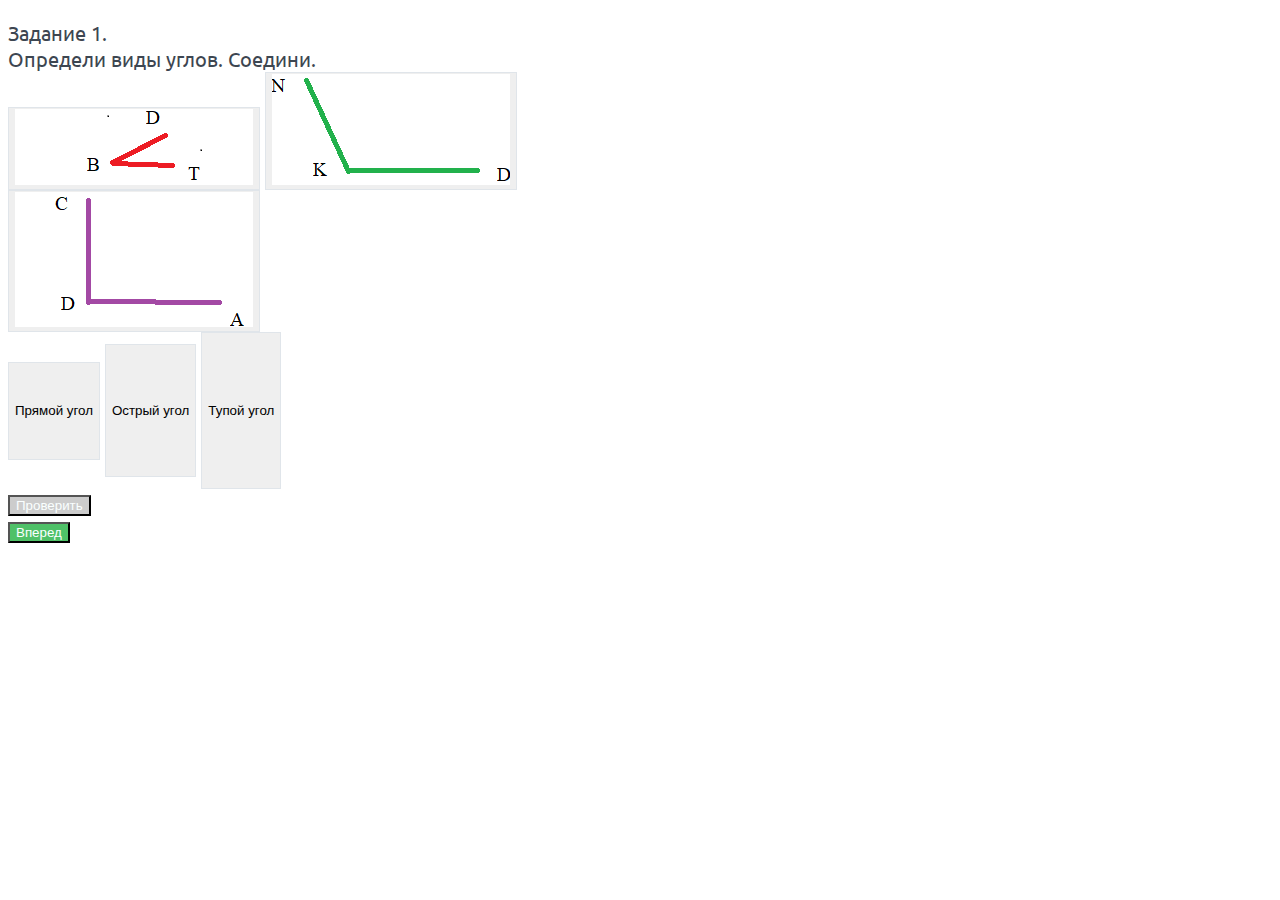
<file: parts/3/part1.html>
<!DOCTYPE html>
<html lang="ru" class="no-js">
<!-- BEGIN HEAD -->
<head>
    <meta charset="utf-8"/>
    <title>Раздел 3 A</title>
    <meta http-equiv="X-UA-Compatible" content="IE=edge">
  <meta name="viewport" content="width=1280, initial-scale=0, maximum-scale=5.0, user-scalable=1" />

    <meta content="" name="description"/>
    <meta content="" name="author"/>
    <link href="https://cdn.jsdelivr.net/npm/bootstrap@5.1.3/dist/css/bootstrap.min.css" rel="stylesheet"
          integrity="sha384-1BmE4kWBq78iYhFldvKuhfTAU6auU8tT94WrHftjDbrCEXSU1oBoqyl2QvZ6jIW3" crossorigin="anonymous">
    <!-- GLOBAL MANDATORY STYLES -->
    <link rel="preconnect" href="https://fonts.googleapis.com">
    <link rel="preconnect" href="https://fonts.gstatic.com" crossorigin>
    <link href="https://fonts.googleapis.com/css2?family=Ubuntu:wght@500&display=swap" rel="stylesheet">


    <!-- PAGE LEVEL PLUGIN STYLES -->


    <!-- THEME STYLES -->
    <link href="css/style1.css" rel="stylesheet" type="text/css"/>

    <!-- Favicon -->
    <link rel="shortcut icon" href="favicon.ico"/>
</head>
<!-- END HEAD -->

<!-- BODY -->
<body>

<div class="main">
    <div class="container">
        <div class="row">
            <div class="col-xl"></div>
            <div class="col-xl-6">
                <ul type="none" class="task-manager">
                    <!-- Task 1 -->
                    <li class="task-1 pt-5">
                        <div class="body-test">
                            <div class="body-test-head pb-3">
                                <div class="body-test-head-task">
                                    Задание 1.
                                </div>
                                <div class="body-test-head-condition">
                                    Определи виды углов. Соедини.
                                </div>
                            </div>
                            <div class="body-test-body row">
                                <div class="d-grid gap-3 col"
                                     style="width:55%;flex:none;display:inline-block;paddign:0px">
                                    <button type="button" class="btn optionbutton btn-block t1-o1"><img
                                            class="img-responsive pb-2" src="img/linee1.png" alt="1"></button>
                                    <button type="button" class="btn optionbutton btn-block t1-o2"><img
                                            class="img-responsive pb-2" src="img/linee2.png" alt="1"></button>
                                    <button type="button" class="btn optionbutton btn-block t1-o3"><img
                                            class="img-responsive pb-2" src="img/linee3.png" alt="1"></button>
                                </div>
                                <div class="d-grid gap-3 col-xl-1"
                                     style="margin:0px -1px 0px -11px;padding:0px;position:relative">
                                    <img src="img/img-1-1.png" alt="1" class="arrow-img arrow-img-1-1">
                                    <img src="img/img-1-2.png" alt="1" class="arrow-img arrow-img-1-2">
                                    <img src="img/img-1-3.png" alt="1" class="arrow-img arrow-img-1-3">
                                    <img src="img/img-2-1.png" alt="1" class="arrow-img arrow-img-2-1">
                                    <img src="img/img-2-2.png" alt="1" class="arrow-img arrow-img-2-2">
                                    <img src="img/img-2-3.png" alt="1" class="arrow-img arrow-img-2-3">
                                    <img src="img/img-3-1.png" alt="1" class="arrow-img arrow-img-3-1">
                                    <img src="img/img-3-2.png" alt="1" class="arrow-img arrow-img-3-2">
                                    <img src="img/img-3-3.png" alt="1" class="arrow-img arrow-img-3-3">
                                </div>
                                <div class="d-grid gap-3 col"
                                     style="width:35%;flex:none;display:inline-block;paddign:0px">
                                    <button type="button" class="btn optionbutton btn-block t1-o4 col-xs-10"
                                            style="height:98px">Прямой угол
                                    </button>
                                    <button type="button" class="btn optionbutton btn-block t1-o5 col-xs-10"
                                            style="height:133px">Острый угол
                                    </button>
                                    <button type="button" class="btn optionbutton btn-block t1-o6 col-xs-10"
                                            style="height:157px">Тупой угол
                                    </button>
                                </div>
                            </div>

                            <div class="bottom-buttons row pt-4">
                                <!-- <button type="button" class="btn btn-block col back-button back-button1"><a href="../../index.html">Назад</a></button>-->
                                <div class="col"></div>
                                <button type="button" class="btn btn-block col check-button check-button1">Проверить
                                </button>
                                <div class="col"></div>
                                <button type="button" class="btn btn-block col next-button next-button1">Вперед</button>
                            </div>
                        </div>
                    </li>
                    <!-- Task 2 -->
                    <li style="display: none;" class="task-2 pt-5">
                        <div class="body-test">
                            <div class="body-test-head">
                                <div class="body-test-head-task">
                                    Задание 2.
                                </div>
                                <div class="body-test-head-condition">
                                    Определи геометрическую фигуру по её признакам, найди изображение фигуры.
                                </div>
                            </div>
                            <div class="body-test-body">
                                <div class="d-grid gap-3 drag-2">
                                    <table class="table table-bordered" style="font-size:16px;height:415px">
                                        <thead>
                                        <tr>
                                            <th style="width:40%">Описание геометрической фигуры</th>
                                            <th style="width:30%">Название фигуры</th>
                                            <th style="width:30%">Изображение фигуры</th>
                                        </tr>
                                        </thead>
                                        <tbody>
                                        <tr>
                                            <td class="c1">4 угла. Все углы прямые. 4 стороны. Все стороны равны.</td>
                                            <td class="t2-o1" style="padding:0px"></td>
                                            <td class="t2-o2" style="padding:0px"></td>
                                        </tr>
                                        <tr>
                                            <td>4 угла. Все углы прямые. 4 стороны. Противоположные стороны равны.</td>
                                            <td class="t2-o3" style="padding:0px"></td>
                                            <td class="t2-o4" style="padding:0px"></td>
                                        </tr>
                                        <tr>
                                            <td>3 угла. Углы могут быть прямыми, тупыми, острыми. 3 стороны.</td>
                                            <td class="t2-o5" style="padding:0px"></td>
                                            <td class="t2-o6" style="padding:0px"></td>
                                        </tr>
                                        </tbody>
                                    </table>
                                    <div class="row">
                                        <div class="col-xl-3 btn optionbutton btn-block t2-o7" id="t2-o7">
                                            Прямоугольник
                                        </div>
                                        <div class="col-xl-3 btn optionbutton btn-block t2-o8" id="t2-o8">Квадрат</div>
                                        <div class="col-xl-3 btn optionbutton btn-block t2-o9" id="t2-o9">Треугольник
                                        </div>
                                        <div class="clearfix"></div>
                                        <div class="col-xl-3 btn optionbutton btn-block t2-o10" id="t2-o10"></div>
                                        <div class="col-xl-3 btn optionbutton btn-block t2-o11" id="t2-o11"></div>
                                        <div class="col-xl-3 btn optionbutton btn-block t2-o12" id="t2-o12"></div>
                                    </div>
                                </div>
                            </div>
                            <div class="bottom-buttons row pt-4">
                                <button type="button" class="btn btn-block col back-button back-button2">Назад</button>
                                <div class="col"></div>
                                <button type="button" class="btn btn-block col check-button check-button2">Проверить
                                </button>
                                <div class="col"></div>
                                <button type="button" class="btn btn-block col next-button next-button2">Вперед</button>
                            </div>
                        </div>
                    </li>
                    <!-- Task 3 -->
                    <li style="display: none;" class="task-3 pt-5">
                        <div class="body-test">
                            <div class="body-test-head pb-3">
                                <div class="body-test-head-task">
                                    Задание 3.
                                </div>
                                <div class="body-test-head-condition">
                                    Из геометрических фигур составили рисунок.<br>
                                    Определи истинность и ложность высказываний по данному рисунку.
                                </div>
                            </div>
                            <div class="body-test-body">
                                <img src="img/air.png" alt="air">
                                <div class="option pt-4 row text-center">
                                    <span class="col-xl col" style="text-align:left">А) Все фигуры на рисунке – многоугольники.</span>
                                    <div class="buttons-mainer col col-xl">
                                        <button type="button" class="btn optionbutton btn-block t3-o1">Истина</button>
                                        <button type="button" class="btn optionbutton btn-block t3-o2">Ложь</button>
                                    </div>
                                </div>
                                <div class="option pt-4 row text-center">
                                    <span class="col-xl col" style="text-align:left">Б) На  рисунке всего 3  прямоугольника.</span>
                                    <div class="buttons-mainer col-xl col">
                                        <button type="button" class="btn optionbutton btn-block t3-o3">Истина</button>
                                        <button type="button" class="btn optionbutton btn-block t3-o4">Ложь</button>
                                    </div>
                                </div>
                                <div class="option pt-4 row text-center">
                                    <span class="col-xl col"
                                          style="text-align:left">В) У треугольника нет прямых углов.</span>
                                    <div class="buttons-mainer col col-xl">
                                        <button type="button" class="btn optionbutton btn-block t3-o5">Истина</button>
                                        <button type="button" class="btn optionbutton btn-block t3-o6">Ложь</button>
                                    </div>
                                    <div class="option pt-4 row text-center">
                                        <span class="col-xl col" style="text-align:left">Г) Сумма вершин всех многоугольников на рисунке равна 15.</span>
                                        <div class="buttons-mainer col col-xl">
                                            <button type="button" class="btn optionbutton btn-block t3-o7">Истина
                                            </button>
                                            <button type="button" class="btn optionbutton btn-block t3-o8">Ложь</button>
                                        </div>
                                    </div>
                                </div>
                                <div class="bottom-buttons row pt-4">
                                    <button type="button" class="btn btn-block col back-button back-button3">Назад
                                    </button>
                                    <div class="col"></div>
                                    <button type="button" class="btn btn-block col check-button check-button3">
                                        Проверить
                                    </button>
                                    <div class="col"></div>
                                    <button type="button" class="btn btn-block col next-button next-button3">Вперед
                                    </button>
                                </div>
                            </div>
                    </li>
                    <!-- Task 4 -->
                    <li style="display: none;" class="task-4 pt-5">
                        <div class="body-test">
                            <div class="body-test-head pb-3">
                                <div class="body-test-head-task">
                                    Задание 4.
                                </div>
                                <div class="body-test-head-condition">
                                    Алия выполняла задание «Графический диктант» на бумаге в клетку.<br>
                                    От заданной точки девочка чертила по инструкции: <br>
                                    4 клетки вправо, 4 клетки вниз, 4 клетки влево 4 клетки вниз.
                                </div>
                            </div>
                            <div class="body-test-body">
                                <img src="img/color.png" alt="color"><br>
                                Определи, какая фигура получилась у Алии.<br>
                                <button type="button" class="btn optionbutton btn-block t4-o2">квадрат</button>
                                <button type="button" class="btn optionbutton btn-block t4-o3">ломаная</button>
                                <button type="button" class="btn optionbutton btn-block t4-o4">треугольник</button>
                                <button type="button" class="btn optionbutton btn-block t4-o5">прямоугольник</button>
                            </div>
                            <div class="bottom-buttons row pt-4">
                                <button type="button" class="btn btn-block col back-button back-button4">Назад</button>
                                <div class="col"></div>
                                <button type="button" class="btn btn-block col check-button check-button4">Проверить
                                </button>
                                <div class="col"></div>
                                <button type="button" class="btn btn-block col next-button next-button4">Вперед</button>

                            </div>
                        </div>
                    </li>
                    <!-- Task 5 -->
                    <li class="task-5 pt-5" style="display:none">
                        <div class="body-test">
                            <div class="body-test-head pb-3">
                                <div class="body-test-head-task">
                                    Задание 5.
                                </div>
                                <div class="body-test-head-condition">
                                    Дополни последовательность геометрических фигур тремя элементами
                                </div>
                            </div>
                            <div class="body-test-body">
                                <div class="d-grid drag-5">
                                    <div class="row">
                                        <div class="col-xl-6 c1">
                                            <button type="button" class="btn optionbutton btn-block t5-o1" disabled><img
                                                    src="img/fig.png" alt="fgure"></button>
                                        </div>
                                        <div class="col-xl-6">
                                            <div class="t5-o2 b"></div>
                                            <div class="t5-o3 b"></div>
                                            <div class="t5-o4 b"></div>
                                        </div>

                                    </div>
                                    <div class="clearfix"></div>
                                    <div class="row">
                                        <div class="fig big t5-o5" id="t5-o5"></div>
                                        <div class="fig big t5-o6" id="t5-o6"></div>
                                        <div class="fig small t5-o7" id="t5-o7"></div>
                                        <div class="fig small t5-o8" id="t5-o8"></div>
                                        <div class="fig big t5-o9" id="t5-o9"></div>
                                        <div class="fig big t5-o10" id="t5-o10"></div>
                                        <div class="fig small t5-o11" id="t5-o11"></div>
                                        <div class="fig small t5-o12" id="t5-o12"></div>
                                    </div>
                                </div>
                            </div>
                            <div class="bottom-buttons row pt-4">
                                <button type="button" class="btn btn-block col back-button5 back-button5">Назад</button>
                                <div class="col"></div>
                                <button type="button" class="btn btn-block col check-button check-button5">Проверить
                                </button>
                                <div class="col"></div>
                                <button type="button" class="btn btn-block col next-button next-button5">Вперед</button>

                            </div>
                        </div>
                    </li>
                    <li style="display: none;" class="task-6 pt-5">
                        <div class="body-test">
                            <div class="body-test-head pb-3">
                                <div class="body-test-head-task p-5">
                                    Ваш результат за раздел
                                </div>
                                <div class="body-test-head-condition">

                                </div>
                            </div>
                            <div class="body-test-body">
                                <div class="successed">Количество правильных:<span class="plusScore success"></span>
                                </div>
                                <div class="unsuccessed">Что бы лучше проверить себя используй кнопку "Проверить"</div>
                            </div>
                            <div class="bottom-buttons row pt-4">
                                <!--<button type="button" class="btn btn-block col back-button back-button6">Назад</button>-->
                                <div class="col"></div>
                                <button type="button" class="btn btn-block col check-button check-button6"><a
                                        href="part1.html">Начать тест заново</a></button>
                                <div class="col"></div>
                                <!-- <a href="part2.html" class="btn btn-block col next-button next-button6">Вперед</a>-->

                            </div>
                        </div>
                    </li>
                </ul>
            </div>
            <div class="col-xl"></div>
        </div>
    </div>
</div>


<!-- Other Scripts -->

<script src="https://ajax.googleapis.com/ajax/libs/jquery/3.5.1/jquery.min.js"></script>
<script src="https://ajax.aspnetcdn.com/ajax/jquery.ui/1.10.3/jquery-ui.min.js"></script>
<script src="js/script1.js" type="text/javascript"></script>
<script src="js/1.js" type="text/javascript"></script>

</body>
<!-- END BODY -->
</html>
</file>
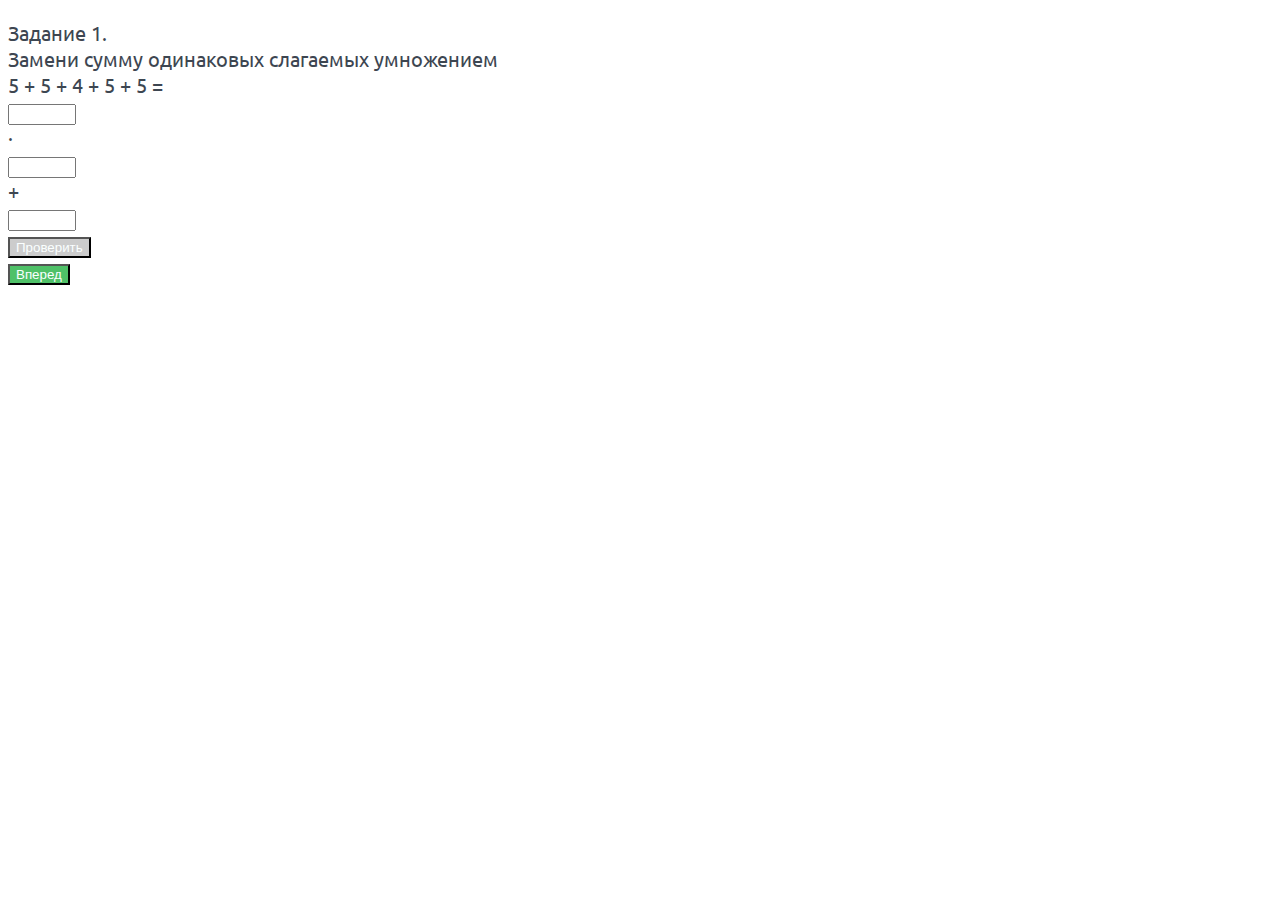
<file: parts/3/part2.html>
<!DOCTYPE html>
<html lang="ru" class="no-js">
    <!-- BEGIN HEAD -->
    <head>
        <meta charset="utf-8"/>
        <title>Раздел 3 B</title>
        <meta http-equiv="X-UA-Compatible" content="IE=edge">
      <meta name="viewport" content="width=1280, initial-scale=0, maximum-scale=5.0, user-scalable=1" />

        <meta content="" name="description"/>
        <meta content="" name="author"/>
        <link href="https://cdn.jsdelivr.net/npm/bootstrap@5.1.3/dist/css/bootstrap.min.css" rel="stylesheet" integrity="sha384-1BmE4kWBq78iYhFldvKuhfTAU6auU8tT94WrHftjDbrCEXSU1oBoqyl2QvZ6jIW3" crossorigin="anonymous">
        <!-- GLOBAL MANDATORY STYLES -->
        <link rel="preconnect" href="https://fonts.googleapis.com">
        <link rel="preconnect" href="https://fonts.gstatic.com" crossorigin>
        <link href="https://fonts.googleapis.com/css2?family=Ubuntu:wght@500&display=swap" rel="stylesheet">
        

        <!-- PAGE LEVEL PLUGIN STYLES -->
    

        <!-- THEME STYLES -->
        <link href="css/style2.css" rel="stylesheet" type="text/css"/>

        <!-- Favicon -->
        <link rel="shortcut icon" href="favicon.ico"/>
    </head>
    <!-- END HEAD -->

    <!-- BODY -->
    <body>

       <div class="main">
           <div class="container">
            <div class="row">
                <div class="col-xl"></div>
                <div class="col-xl-6">
                    <ul type="none" class="task-manager">
                        <!-- Task 1 -->
                        <li class="task-1 pt-5"> 
                            <div class="body-test">
                                <div class="body-test-head pb-3">
                                    <div class="body-test-head-task">
                                        Задание 1. 
                                    </div>
                                    <div class="body-test-head-condition">
                                        Замени сумму одинаковых слагаемых  умножением<br/>5 + 5 + 4 + 5 + 5 =  
                                    </div>
                                </div>
                                <div class="body-test-body row">
                                   <div class="col-xl-1 col-1">
                                       <input type="text" id="t1-o1" class="form-control" style = "width: 60px">
                                   </div>
                                   <div class="col-xl-1 col-2"></div>
                                   <div class="col-xl-1 col-2">·</div>
                                   <div class="col-xl-1 col-1">
                                       <input type="text" id="t1-o2" class="form-control" style = "width: 60px">
                                   </div>
                                   <div class="col-xl-1 col-2"></div>
                                   <div class="col-xl-1 col-2">+</div>
                                   <div class="col-xl-1 col-1">
                                       <input type="text" id="t1-o3" class="form-control" style = "width: 60px">
                                   </div>
                                </div>
                                <div class="bottom-buttons row pt-4">
                    <!--                <button type="button" class="btn btn-block col back-button back-button1" ><a href="../../index.html">В меню</a></button>-->
                                    <div class="col"></div>
                                    <button type="button"  class="btn btn-block col check-button check-button1">Проверить</button>
                                    <div class="col"></div>
                                    <button type="button"  class="btn btn-block col next-button next-button1">Вперед</button>

                                </div>
                            </div>
                        </li>
                        <!-- Task 2 -->
                        <li style="display: none;" class="task-2 pt-5">
                            <div class="body-test">
                                <div class="body-test-head">
                                    <div class="body-test-head-task">
                                        Задание 2. 
                                    </div>
                                    <div class="body-test-head-condition">
                                        Найди значение выражений. Выбери выражение, значение  которого отличается от остальных
                                    </div>
                                </div>
                                <div class="body-test-body row">
                                    <button type="button" class="btn optionbutton btn-block t2-o1" style="width:80px;">2 · 4 &#160;</button>
                                    <button type="button" class="btn optionbutton btn-block t2-o2"style="width:80px;">4 · 2 &#160;</button>
                                    <button type="button" class="btn optionbutton btn-block t2-o3"style="width:80px;">32 : 4 &#160;</button>
                                    <button type="button" class="btn optionbutton btn-block t2-oG"style="width:80px;">40 : 8 &#160;</button>
                                    <button type="button" class="btn optionbutton btn-block t2-o5"style="width:80px;">20 – 12 </button>             
                                  </div>
                                <div class="bottom-buttons row pt-4">
                                    <button type="button" class="btn btn-block col back-button back-button2">Назад</button>
                                    <div class="col"></div>
                                    <button type="button"  class="btn btn-block col check-button check-button2">Проверить</button>
                                    <div class="col"></div>
                                    <button type="button"  class="btn btn-block col next-button next-button2">Вперед</button>
                                </div>
                            </div>
                        </li>
                        <!-- Task 3 -->
                        <li style="display: none;" class="task-3 pt-5"> 
                            <div class="body-test">
                                <div class="body-test-head pb-3">
                                    <div class="body-test-head-task">
                                        Задание 3. 
                                    </div>
                                    <div class="body-test-head-condition">
                                       <span> Элементы множества С –  нечётные числа до 30, которые делятся на 3.<br>
                                        Элементы множества  D – нечётные числа до 30, которые делятся на 5.<br></span>
                                        Запиши элементы пересечения множеств С и D.<br>
                                    </div>
                                </div>
                                <div class="body-test-body row">
                                    <div class="input-group mb-3 input-group-lg col-xl-1">
                                        <span class="input-group-text">C ∩ D</span>                                  
                                        <input type="text" id="t3-o1" class="form-control" style = "width: 60px">
                                    </div>
                                </div>
                                <div class="bottom-buttons row pt-4">
                                    <button type="button" class="btn btn-block col back-button back-button3">Назад</button>
                                    <div class="col"></div>
                                    <button type="button"  class="btn btn-block col check-button check-button3">Проверить</button>
                                    <div class="col"></div>
                                    <button type="button"  class="btn btn-block col next-button next-button3">Вперед</button>
                                </div>
                            </div>
                        </li>
                        <!-- Task 4 -->
                        <li style="display: none;" class="task-4 pt-5"> 
                            <div class="body-test">
                                <div class="body-test-head pb-3">
                                    <div class="body-test-head-task">
                                        Задание 4. 
                                    </div>
                                    <div class="body-test-head-condition">
                                        Определи  выражение для решения задачи. Сформулируй ответ.<br>
                                    </div>
                                            <br>24 элемента  орнамента  пришили на 3 камзола поровну. Сколько элементов  орнамента пришили на каждый камзол?
                                </div>
                                <div class="body-test-body row">
                                    <div class="d-grid gap-3">
                                        24 : 8 = 3<br>
                                        24 - 3 = 21<br>
                                        24 : 3 = 8<br>
                                        24 + 3 = 27<br>
                                    </div>
                                        <div class="input-group mb-3 input-group-lg col-xl-1">
                                            <span class="input-group-text">Ответ:</span>                                  
                                            <input type="text" id="t4-o1" class="form-control" style = "width: 60px">элементов орнамента
камзолов

                                        </div>
                                </div>
                                <div class="bottom-buttons row pt-4">
                                    <button type="button" class="btn btn-block col back-button back-button4">Назад</button>
                                    <div class="col"></div>
                                    <button type="button"  class="btn btn-block col check-button check-button4">Проверить</button>
                                    <div class="col"></div>
                                    <button type="button"  class="btn btn-block col next-button next-button4">Вперед</button>

                                </div>
                            </div>
                        </li>
                        <!-- Task 5 -->
                        <li style="display: none;" class="task-5 pt-5"> 
                            <div class="body-test">
                                <div class="body-test-head pb-3">
                                    <div class="body-test-head-task">
                                        Задание 5.
                                    </div>
                                    <div class="body-test-head-condition">
                                       У Айнур три  купюры  по 200 тенге, у Миры пять монет по 100 тенге.<br>
                                       <br>Отметь  истинные высказывания.
                                    </div>
                                </div>
                                <div class="body-test-body">
                                    <div class="d-grid gap-3">
                                      <button type="button" class="btn optionbutton btn-block t5-o1">
                                      А. У девочек равные суммы денег.</button>
                                      <button type="button" class="btn optionbutton btn-block t5-o2">
                                      Б. У Айнур на 100 тенге меньше, чем у  Миры.</button>
                                      <button type="button" class="btn optionbutton btn-block t5-oG">
                                      В. Если книга стоит 500 тенге, то у каждой девочки хватит денег на покупку книги.</button>
                                      <button type="button" class="btn optionbutton btn-block t5-oR">
                                      Г. Если Айнур купит  тетрадь  за 100 тенге, у девочек будет одинаковая сумма денег.</button>
                                    </div>
                                </div>
                                <div class="bottom-buttons row pt-4">
                                    <button type="button" class="btn btn-block col back-button5 back-button5">Назад</button>
                                    <div class="col"></div>
                                    <button type="button"  class="btn btn-block  col check-button check-button5">Проверить</button>
                                    <div class="col"></div>
                                    <button type="button"  class="btn btn-block col next-button next-button5">Вперед</button>

                                </div>
                            </div>
                        </li>
                        <li style="display: none;" class="task-6 pt-5">
                            <div class="body-test">
                                <div class="body-test-head pb-3">
                                    <div class="body-test-head-task p-5">
                                        Ваш результат за раздел
                                    </div>
                                    <div class="body-test-head-condition">
                                        
                                    </div>
                                </div>
                                <div class="body-test-body">
                                   <div class="successed">Количество правильных:<span class="plusScore success"></span></div>
                                   <div class="unsuccessed">Что бы лучше себя проверить используй кнопку "Проверить"</div>
                                </div>
                                <div class="bottom-buttons row pt-4">
                                 <!--   <button type="button" class="btn btn-block col back-button back-button6">Назад</button>-->
                                    <div class="col"></div>
                                    <button type="button" class="btn btn-block col check-button check-button6"><a href="part2.html">Начать тест заново</a></button>
                                    <div class="col"></div>
                                   <!-- <a href="part3.html" class="btn btn-block col next-button next-button6">Вперед</a>-->

                                </div>
                            </div>
                        </li>
                    </ul>
                </div>
                <div class="col-xl"></div>
            </div>
           </div>
       </div>
        

        <!-- Other Scripts -->

        <script src="https://ajax.googleapis.com/ajax/libs/jquery/3.5.1/jquery.min.js"></script>
        <script src="js/script2.js" type="text/javascript"></script>
        <script src="js/1.js" type="text/javascript"></script>
    </body>
    <!-- END BODY -->
</html>
</file>
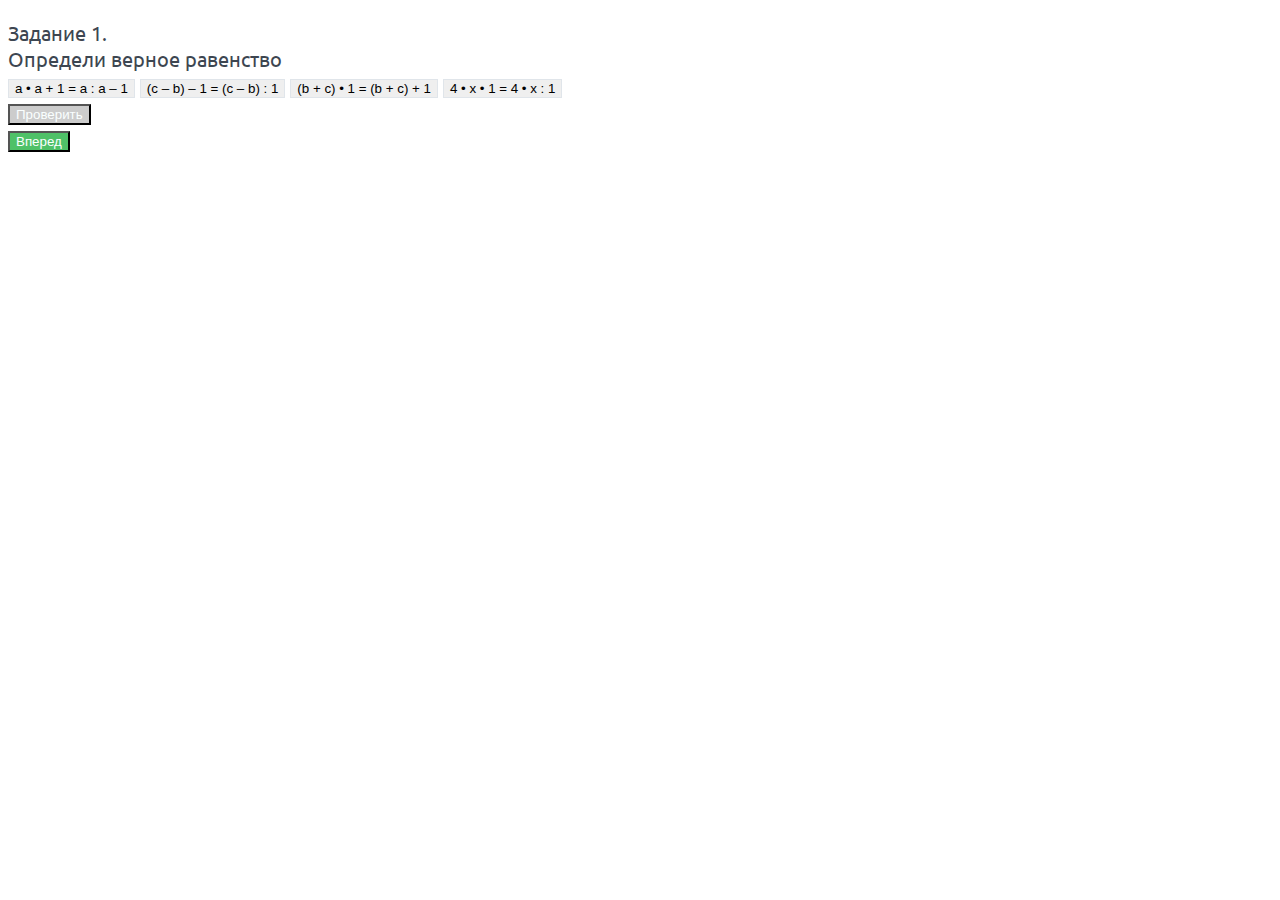
<file: parts/3/part3.html>
<!DOCTYPE html>
<html lang="ru" class="no-js">
<!-- BEGIN HEAD -->
<head>
    <meta charset="utf-8"/>
    <title>Раздел 3 C</title>
    <meta http-equiv="X-UA-Compatible" content="IE=edge">
    <meta name="viewport" content="width=1280, initial-scale=0, maximum-scale=5.0, user-scalable=1" />

    <meta content="" name="description"/>
    <meta content="" name="author"/>
    <link href="https://cdn.jsdelivr.net/npm/bootstrap@5.1.3/dist/css/bootstrap.min.css" rel="stylesheet"
          integrity="sha384-1BmE4kWBq78iYhFldvKuhfTAU6auU8tT94WrHftjDbrCEXSU1oBoqyl2QvZ6jIW3" crossorigin="anonymous">
    <!-- GLOBAL MANDATORY STYLES -->
    <link rel="preconnect" href="https://fonts.googleapis.com">
    <link rel="preconnect" href="https://fonts.gstatic.com" crossorigin>
    <link href="https://fonts.googleapis.com/css2?family=Ubuntu:wght@500&display=swap" rel="stylesheet">


    <!-- PAGE LEVEL PLUGIN STYLES -->


    <!-- THEME STYLES -->
    <link href="css/style3.css" rel="stylesheet" type="text/css"/>

    <!-- Favicon -->
    <link rel="shortcut icon" href="favicon.ico"/>
</head>
<!-- END HEAD -->

<!-- BODY -->
<body>

<div class="main">
    <div class="container">
        <div class="row">
            <div class="col-xl"></div>
            <div class="col-xl-6">
                <ul type="none" class="task-manager">
                    <!-- Task 1 -->
                    <li class="task-1 pt-5">
                        <div class="body-test">
                            <div class="body-test-head pb-3">
                                <div class="body-test-head-task">
                                    Задание 1.
                                </div>
                                <div class="body-test-head-condition">
                                    Определи верное равенство
                                </div>
                            </div>
                            <div class="body-test-body">
                                <div class="d-grid gap-3">
                                    <button type="button" class="btn optionbutton btn-block t1-o1">
                                        a &#8226; a + 1 = a : a – 1
                                    </button>
                                    <button type="button" class="btn optionbutton btn-block t1-o2">
                                        (c – b) – 1 = (c – b) : 1
                                    </button>
                                    <button type="button" class="btn optionbutton btn-block t1-o3">
                                        (b + c) &#8226; 1 = (b + c) + 1
                                    </button>
                                    <button type="button" class="btn optionbutton btn-block t1-oG">
                                        4 &#8226; x &#8226; 1 = 4 &#8226; x : 1
                                    </button>
                                </div>
                            </div>
                            <div class="bottom-buttons row pt-4">
                                <!-- <button type="button" class="btn btn-block col back-button back-button1"><a href="../../index.html">В меню</a></button>-->
                                <div class="col"></div>
                                <button type="button" class="btn btn-block col check-button check-button1">Проверить
                                </button>
                                <div class="col"></div>
                                <button type="button" class="btn btn-block col next-button next-button1">Вперед</button>

                            </div>
                        </div>
                    </li>
                    <!-- Task 2 -->
                    <li style="display: none;" class="task-2 pt-5">
                        <div class="body-test">
                            <div class="body-test-head">
                                <div class="body-test-head-task">
                                    Задание 2.
                                </div>
                                <div class="body-test-head-condition">
                                    Определи, какие числа можно поставить в «окошко», чтобы неравенство было верным.
                                    Составь неравенства.
                                </div>
                            </div>
                            <div class="body-test-body row">
                                <div class="input-group mb-3 input-group-lg col-xl-1 col-1">
                                    <input type="text" id="t2-o1" class="form-control" style="width: 60px">
                                    <span class="input-group-text" style="width:90%;">· 3 < 40 : 4</span><br>
                                </div>
                                <div class="input-group mb-3 input-group-lg col-xl-1 col-1">
                                    <input type="text" id="t2-o2" class="form-control" style="width: 60px">
                                    <span class="input-group-text" style="width:90%;">· 3 < 40 : 4</span><br>
                                </div>
                                <div class="input-group mb-3 input-group-lg col-xl-1 col-1">
                                    <input type="text" id="t2-o3" class="form-control" style="width: 60px">
                                    <span class="input-group-text" style="width:90%;">· 3 < 40 : 4</span><br>
                                </div>
                            </div>
                            <div class="bottom-buttons row pt-4">
                                <button type="button" class="btn btn-block col back-button back-button2">Назад</button>
                                <div class="col"></div>
                                <button type="button" class="btn btn-block col check-button check-button2">Проверить
                                </button>
                                <div class="col"></div>
                                <button type="button" class="btn btn-block col next-button next-button2">Вперед</button>
                            </div>
                        </div>
                    </li>
                    <!-- Task 3 -->
                    <li style="display: none;" class="task-3 pt-5">
                        <div class="body-test">
                            <div class="body-test-head pb-3">
                                <div class="body-test-head-task">
                                    Задание 3.
                                </div>
                                <div class="body-test-head-condition">
                                    Упрости уравнение. Запиши его решение.
                                </div>
                            </div>
                            <div class="body-test-body">
                                <div class="input-group">
                                    <div class="d-grid gap-3">
                                        d : 3 = 18 – 9
                                    </div>
                                    <div class="input-group">
                                        <label for="fname">d : 3 =</label>
                                        <div style="margin: 0 5px">
                                            <input type="text" id="t3-o1" class="form-control" style="width: 60px;">
                                        </div>
                                    </div>
                                    <div class="input-group-prepend" style="margin: 5px 5px 5px 0">
                                        <label class="input-group-text" id="" for="sname">d =</label>
                                    </div>
                                    <div style="width: 60px; margin:5px">
                                        <input type="text" id="t3-o2" class="form-control">
                                    </div>
                                    <div style="width: 80px; margin:5px">
                                        <input placeholder=": или ·" id="t3-o10" class="form-control text-center" value="·" disabled>
                                    </div>
                                    <div style="width: 60px; margin:5px">
                                        <input type="text" id="t3-o3" class="form-control">
                                    </div>
                                    <div class="input-group">
                                        <label for="tname" class="d-flex align-items-center">d =</label>
                                        <div style="margin:5px">
                                            <input type="text" id="t3-o4" class="form-control" style="width: 60px">
                                        </div>
                                        <hr>
                                    </div>
                                    <hr>
                                    <div style="width: 60px; margin: 5px 5px 5px 0">
                                        <input type="text" id="t3-o5" class="form-control">
                                    </div>
                                    <div style="width: 80px; margin:5px">
                                        <input placeholder=": или *" value=":" id="t3-o9" class="form-control text-center" disabled>
                                    </div>
                                    <div style="width: 60px; margin:5px">
                                        <input type="text" id="t3-o6" class="form-control">
                                    </div>
                                    <div class="input-group-prepend" style="width: 80px; margin:5px">
                                        <label class="input-group-text" for="foname">= 18 - 9</label>
                                    </div>
                                    <div class="input-group">
                                        <div style="width: 60px; margin: 5px 5px 5px 0">
                                            <input type="text" id="t3-o7" class="form-control">
                                        </div>
                                        <div style="width: 60px; margin: 5px">
                                            <input placeholder="=" class="form-control text-center"  value="=" disabled>
                                        </div>
                                        <div style="width: 60px; margin: 5px">
                                            <input type="text" id="t3-o8" class="form-control">
                                        </div>
                                    </div>
                                </div>
                            </div>
                            <div class="bottom-buttons row pt-4">
                                <button type="button" class="btn btn-block col back-button back-button3">Назад</button>
                                <div class="col"></div>
                                <button type="button" class="btn btn-block col check-button check-button3">Проверить
                                </button>
                                <div class="col"></div>
                                <button type="button" class="btn btn-block col next-button next-button3">Вперед</button>
                            </div>
                        </div>
                    </li>
                    <!-- Task 4 -->
                    <li style="display: none;" class="task-4 pt-5">
                        <div class="body-test">
                            <div class="body-test-head pb-3">
                                <div class="body-test-head-task">
                                    Задание 4.
                                </div>
                                <div class="body-test-head-condition">
                                    Определи виды задач (простая задача, составная задача). Заполни таблицу.
                                </div>
                            </div>
                            <div class="input-group draggable-content-wrapper">
                                <div class="grid-new">
                                    <div></div>
                                    <div class="">
                                        <input placeholder="Простая задача" class="form-control">
                                    </div>
                                    <div class="">
                                        <input placeholder="Составная задача" class="form-control">
                                    </div>
                                </div>
                                <div class="grid-new grid-new-big">
                                    <div class="">
                                        <label class="input-group-text" for="fname2">Текст задачи</label>
                                    </div>
                                    <div class="scope-t4-05">
                                        <input type="text" id="t4-o1" class="form-control">
                                    </div>
                                    <div class="scope-t4-06">
                                        <input type="text" id="t4-o2" class="form-control">
                                    </div>
                                </div>
                                <div class="input-group grid-new grid-new-middle">
                                    <div class="">
                                        <label class="input-group-text" for="fname2">Решение</label>
                                    </div>
                                    <div class="scope-t4-07">
                                        <input type="text" id="t4-o3" class="form-control">
                                    </div>
                                    <div class="scope-t4-08">
                                        <input type="text" id="t4-o4" class="form-control">
                                    </div>
                                </div>
                                <style>
                                    p {
                                        border: 1px solid black;
                                        padding: 10px;
                                    }
                                </style>
                                <div class="draggable-content">
                                    <div class="col-xs-3 btn optionbutton btn-block t4-o5 ui-draggable smal-dragg-block">
                                        1) Для украшения камзолов купили 4 рулона красной ленты<br>
                                        по 5 метров в каждом рулоне и 10 метров синей ленты.<br>
                                        Сколько всего метров ленты купили?
                                    </div>
                                    <div class="col-xs-3 btn optionbutton btn-block t4-o6 ui-draggable smal-dragg-block">
                                        2) Для украшения камзолов купили 4 рулона красной ленты по 5 метров в каждом рулоне.<br>
                                        Сколько метров ленты купили?
                                    </div>
                                    <div class="col-xs-3 btn optionbutton btn-block t4-o7 ui-draggable smal-dragg-block ">
                                        4) (5 · 4) + 10 = 30 (м)
                                    </div>
                                    <div class="col-xs-3 btn optionbutton btn-block t4-o8 ui-draggable smal-dragg-block">
                                        5) 5 · 4 = 20 (м)
                                    </div>
                                </div>
                            </div>
                            <div class="bottom-buttons row pt-4">
                                <button type="button" class="btn btn-block col back-button back-button4">Назад</button>
                                <div class="col"></div>
                                <button type="button" class="btn btn-block col check-button check-button4">Проверить
                                </button>
                                <div class="col"></div>
                                <button type="button" class="btn btn-block col next-button next-button4">Вперед</button>

                            </div>
                        </div>
                    </li>
                    <!-- Task 5 -->
                    <li style="display: none;" class="task-5 pt-5">
                        <div class="body-test">
                            <div class="body-test-head pb-3">
                                <div class="body-test-head-task">
                                    Задание 5.
                                </div>
                                <div class="body-test-head-condition">
                                    Длина отрезка АN равна 4 см, это в 2 раза короче, чем длина отрезка BС.
                                    <span style="font-weight: bold; color:#3d4651; font-size: 20px;">Определи длину отрезка СD.</span>
                                </div>
                            </div>
                            <div class="body-test-body row">
                                <div class="d-grid gap-3">
                                    <img src="img/line1.png" alt="all-line">
                                </div>
                                <div class="input-group mb-3 input-group-lg col-xl-1">
                                     <button type="button" class="btn optionbutton btn-block t5-o1">A)</button>
                                      <button type="button" class="btn optionbutton btn-block t5-o4">B)</button> 
                                      <button type="button" class="btn optionbutton btn-block t5-o3">C)</button>
                                      <button type="button" class="btn optionbutton btn-block t5-oG">D)</button>
                                </div>
                            </div>
                            <div class="bottom-buttons row pt-4">
                                <button type="button" class="btn btn-block col back-button5 back-button5">Назад</button>
                                <div class="col"></div>
                                <button type="button" class="btn btn-block col check-button check-button5">Проверить
                                </button>
                                <div class="col"></div>
                                <button type="button" class="btn btn-block col next-button next-button5">Вперед</button>

                            </div>
                        </div>
                    </li>
                    <li style="display: none;" class="task-6 pt-5">
                        <div class="body-test">
                            <div class="body-test-head pb-3">
                                <div class="body-test-head-task p-5">
                                    Ваш результат за раздел
                                </div>
                                <div class="body-test-head-condition">

                                </div>
                            </div>
                            <div class="body-test-body">
                                <div class="successed">Количество правильных:<span class="plusScore success"></span>
                                </div>
                                <div class="unsuccessed">Что бы лучше проверить себя используй кнопку "Проверить"</div>
                            </div>
                            <div class="bottom-buttons row pt-4">
                                <!-- <button type="button" class="btn btn-block col back-button back-button6">Назад</button>-->
                                <div class="col"></div>
                                <button type="button" class="btn btn-block col check-button check-button6"><a
                                        href="part3.html">Начать тест заново</a></button>
                                <div class="col"></div>
                                <!--  <a href="../../index.html" class="btn btn-block col next-button next-button6">В меню</a>-->

                            </div>
                        </div>
                    </li>
                </ul>
            </div>
            <div class="col-xl"></div>
        </div>
    </div>
</div>


<!-- Other Scripts -->

<script src="https://ajax.googleapis.com/ajax/libs/jquery/3.5.1/jquery.min.js"></script>
<script src="https://ajax.aspnetcdn.com/ajax/jquery.ui/1.10.3/jquery-ui.min.js"></script>
<script src="js/script3.js" type="text/javascript"></script>
		<script src="js/1.js" type="text/javascript"></script>

</body>
<!-- END BODY -->
</html>
</file>
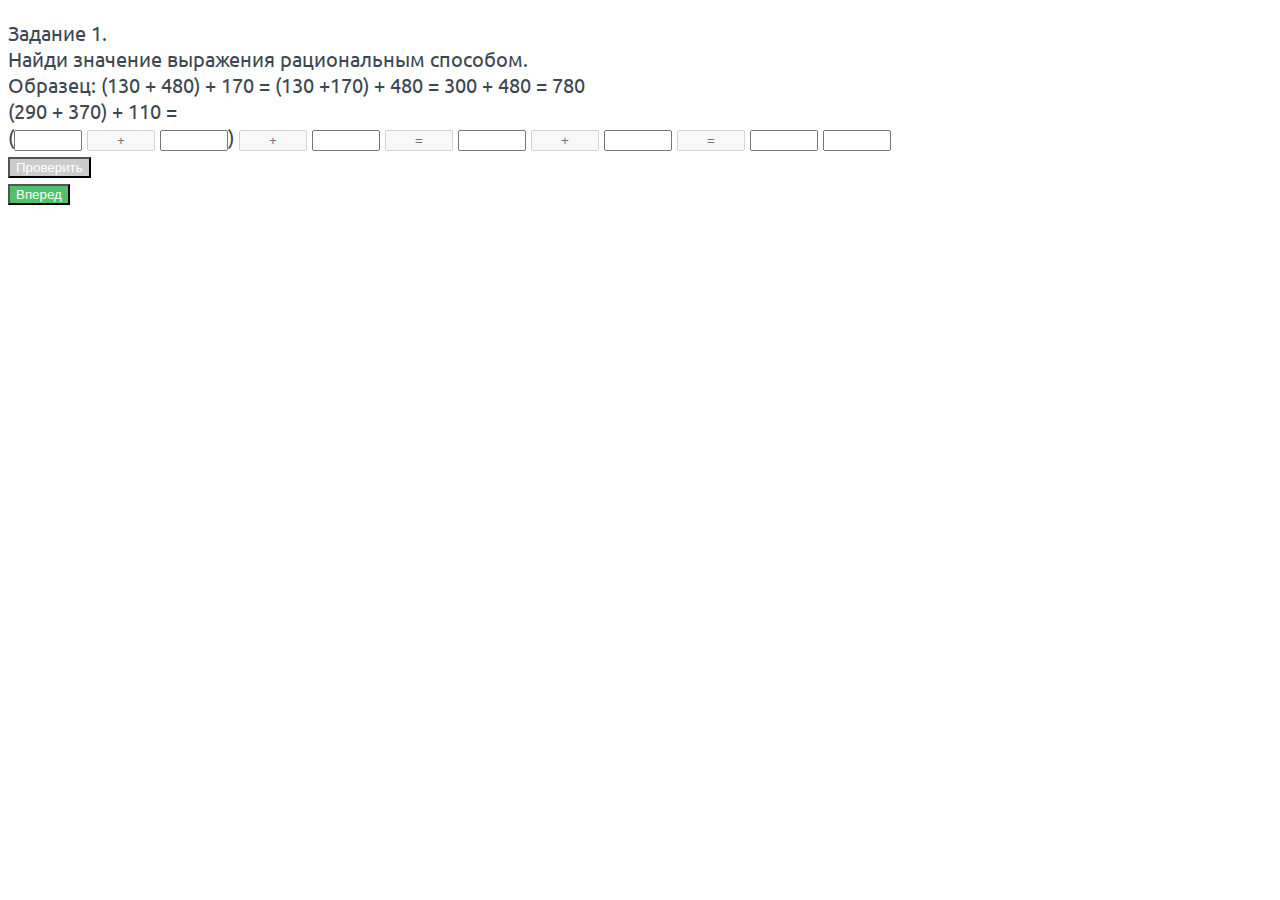
<file: parts/4/part1.html>
<!DOCTYPE html>
<html lang="ru" class="no-js">
<!-- BEGIN HEAD -->
<head>
    <meta charset="utf-8"/>
    <title>Раздел 4 A</title>
    <meta http-equiv="X-UA-Compatible" content="IE=edge">
    <meta name="viewport" content="width=1280, initial-scale=0, maximum-scale=5.0, user-scalable=1" />

    <meta content="" name="description"/>
    <meta content="" name="author"/>
    <link href="https://cdn.jsdelivr.net/npm/bootstrap@5.1.3/dist/css/bootstrap.min.css" rel="stylesheet" integrity="sha384-1BmE4kWBq78iYhFldvKuhfTAU6auU8tT94WrHftjDbrCEXSU1oBoqyl2QvZ6jIW3" crossorigin="anonymous">
    <!-- GLOBAL MANDATORY STYLES -->
    <link rel="preconnect" href="https://fonts.googleapis.com">
    <link rel="preconnect" href="https://fonts.gstatic.com" crossorigin>
    <link href="https://fonts.googleapis.com/css2?family=Ubuntu:wght@500&display=swap" rel="stylesheet">


    <!-- PAGE LEVEL PLUGIN STYLES -->


    <!-- THEME STYLES -->
    <link href="css/style1.css" rel="stylesheet" type="text/css"/>

    <!-- Favicon -->
    <link rel="shortcut icon" href="favicon.ico"/>
</head>
<!-- END HEAD -->

<!-- BODY -->
<body>

<div class="main">
    <div class="container">
        <div class="row">
            <div class="col-xl"></div>
            <div class="col-xl-6">
                <ul type="none" class="task-manager">
                    <!-- Task 1 -->
                    <li class="task-1 pt-5">
                        <div class="body-test">
                            <div class="body-test-head pb-3">
                                <div class="body-test-head-task">
                                    Задание 1.
                                </div>
                                <div class="body-test-head-condition">
                                    Найди значение выражения рациональным  способом.<br>
                                    Образец: (130 + 480) + 170 = (130 +170)  + 480 = 300 + 480 = 780
                                </div>
                            </div>
                            <div class="input-group row custom-inputs-wrapper">
                                <div>
                                    (290 + 370) + 110 =
                                </div>
                                (<input placeholder="" id="t1-o1" class="form-control">
                                <input placeholder="+" class="form-control" disabled>
                                <input placeholder="" id="t1-o2" class="form-control">)
                                <input placeholder="+" class="form-control" disabled>
                                <input type="text" id="t1-o3" class="form-control">
                                <input placeholder="=" class="form-control" disabled>
                                <input type="text" id="t1-o4" class="form-control">
                                <input placeholder="+" class="form-control" disabled>
                                <input type="text" id="t1-o5" class="form-control">
                                <input placeholder="=" class="form-control" disabled>

                                <input placeholder="                                   =" class="form-control">
                                <input type="text" id="t1-o6" class="form-control">
                            </div>
                            <div class="bottom-buttons row pt-4">
                                <!--<button type="button" class="btn btn-block col back-button back-button1"><a  href="../../index.html">Назад</a></button>-->
                                <div class="col"></div>
                                <button type="button"  class="btn btn-block col check-button check-button1">Проверить</button>
                                <div class="col"></div>
                                <button type="button"  class="btn btn-block col next-button next-button1">Вперед</button>

                            </div>
                        </div>
                    </li>
                    <!-- Task 2 -->
                    <li style="display: none;" class="task-2 pt-5">
                        <div class="body-test">
                            <div class="body-test-head">
                                <div class="body-test-head-task">
                                    Задание 2.
                                </div>
                                <div class="body-test-head-condition">
                                    Сравни.
                                </div>
                            </div>
                            <div class="body-test-body">
                                <div class="option pt-4 row text-center">
                                    <span class="col-xl col">с ∙ d</span>
                                    <div class="buttons-mainer col col-xl">
                                        <select name="" id="" class="t2-01">
                                            <option value=">"> > </option>
                                            <option value="<"> < </option>
                                            <option value="="> = </option>
                                        </select>
                                    </div>
                                    <span class="col-xl col">d ∙ c</span>
                                </div>
                                <div class="option pt-4 row text-center">
                                    <span class="col-xl col">8 + 8 + 8 + 8 + 8</span>
                                    <div class="buttons-mainer col-xl col">
                                        <select name="" id="" class="t2-02">
                                            <option value=">"> > </option>
                                            <option value="<"> < </option>
                                            <option value="="> = </option>
                                        </select>
                                    </div>
                                    <span class="col-xl col">8 ∙ 5</span>
                                </div>
                                <div class="option pt-4 row text-center">
                                    <span class="col-xl col">a ∙ 5</span>
                                    <div class="buttons-mainer col col-xl">
                                        <select name="" id="" class="t2-03">
                                            <option value=">"> > </option>
                                            <option value="<"> < </option>
                                            <option value="="> = </option>
                                        </select>
                                    </div>
                                    <span class="col-xl col">a + a + a + a</span>
                                </div>
                            </div>
                            <div class="bottom-buttons row pt-4">
                                <button type="button" class="btn btn-block col back-button back-button2">Назад</button>
                                <div class="col"></div>
                                <button type="button"  class="btn btn-block col check-button check-button2">Проверить</button>
                                <div class="col"></div>
                                <button type="button"  class="btn btn-block col next-button next-button2">Вперед</button>
                            </div>
                        </div>
                    </li>
                    <!-- Task 3 -->
                    <li style="display: none;" class="task-3 pt-5">
                        <div class="body-test">
                            <div class="body-test-head pb-3">
                                <div class="body-test-head-task">
                                    Задание 3.
                                </div>
                                <div class="body-test-head-condition">
                                    Определи порядок действий и найди значение выражения.
                                </div>
                            </div>
                            <div class="input-group row">
                                <div style="width: 35px; padding: 0!important; margin-left: 40px;">
                                    <input type="text" id="t3-o1" class="form-control">
                                </div>
                                <div style="width: 35px; padding: 0!important;margin-left: 5px;">
                                    <input type="text" id="t3-o2" class="form-control">
                                </div>
                                <div style="width: 35px; padding: 0!important; margin-left: 5px;">
                                    <input type="text" id="t3-o3" class="form-control">
                                </div>
                                <div class="input-group">
                                    <span class="input-group-text" style="font-size: 20px;">(65 - 47) : 3 ∙ 2 =</span>
                                    <input type="text" id="t3-o4" class="form-control" style = "width: 60px!important; flex: unset!important;">
                                </div>
                            </div>
                            <div class="bottom-buttons row pt-4">
                                <button type="button" class="btn btn-block col back-button back-button3">Назад</button>
                                <div class="col"></div>
                                <button type="button"  class="btn btn-block col check-button check-button3">Проверить</button>
                                <div class="col"></div>
                                <button type="button"  class="btn btn-block col next-button next-button3">Вперед</button>
                            </div>
                        </div>
                    </li>
                  
                    <!-- Task 4 -->
                        <li class="task-4 pt-5" style="display:none;"> 
                            <div class="body-test input-group row">
                                <div class="body-test-head pb-3">
                                    <div class="body-test-head-task">
                                        Задание 4. 
                                    </div>
                                <div class="body-test-head-condition">
                                    Восстанови пропущенные знаки действий и найди значение выражения.<br>
                                    Сумму  чисел 35   и 15  уменьшить в 5 раз.
                                </div>
                            </div>
                            <div class="body-test-body input-group-sm mb-3">
                                <div class="option pt-4 row input-group-prepend">
                                    <div class="btn-group col-xl col" role="group">
                                        <span class="col-1 text-center">(35</span>
                                        <span class="col-1">
                                            <select name="" id="" class="t4-01">
                                                <option value="+">+</option>
                                                <option value="–">–</option>
                                                <option value="·">·</option>
                                                <option value=":">:</option>
                                            </select>
                                        </span>
                                        <span class="col-1">15)</span>
                                        <span class="col-1">
                                            <select name="" id="" class="t4-02">
                                                <option value="+">+</option>
                                                <option value="–">–</option>
                                                <option value="·">·</option>
                                                <option value=":">:</option>
                                            </select>
                                        </span>
                                        <div class="col-1">
                                            <span class="">5 =</span>
                                        </div>
                                        <div class="col-1">
                                            <input type="text" class="form-control input-group-sm" id="t4-o9">
                                        </div>
                                    </div>
                                </div>
                            </div>
                            <div class="bottom-buttons row pt-4">
                                <button type="button" class="btn btn-block col back-button back-button4">Назад</button>
                                <div class="col"></div>
                                <button type="button"  class="btn btn-block col check-button check-button4">Проверить</button>
                                <div class="col"></div>
                                <button type="button"  class="btn btn-block col next-button next-button4">Вперед</button>

                            </div>
                        </div>
                    </li>
                    <!-- Task 5 -->
                    <li style="display: none;" class="task-5 pt-5">
                        <div class="body-test">
                            <div class="body-test-head pb-3">
                                <div class="body-test-head-task">
                                    Задание 5.
                                </div>
                                <div class="body-test-head-condition">
                                    В биологическом центре 25 серых кроликов рассадили в клетки по 5 кроликов в каждой клетке.
                                    А 24 чёрных кролика рассадили по 6 кроликов в каждую клетку.<br>
                                    Сколько всего потребовалось клеток?
                                </div>
                            </div>
                            <div class="body-test-body">
                                <p>
                                    Определи выражения для решения задачи. Вычисли и запиши ответ.
                                </p>
                                <div class="d-grid gap-3">
                                    25 : 5 + 24 - 6<br>
                                    25 : 5 - 24 : 6<br>
                                    (25 : 5) + (24 - 6)<br>
                                    25 : 5 + 24 : 6<br>
                                </div>
                                <div class="input-group mb-3 input-group-lg col-xl-1">
                                    <span class="input-group-text">Ответ:</span>
                                    <input type="text" id="t5-o1" class="form-control" style = "width: 60px">
                                    <div>
                                        <input type="text" disabled class="form-control" value="клеток" style="width: 120px; height: 100%">
                                    </div>
                                </div>
                            </div>
                            <div class="bottom-buttons row pt-4">
                                <button type="button" class="btn btn-block col back-button5 back-button5">Назад</button>
                                <div class="col"></div>
                                <button type="button"  class="btn btn-block col check-button check-button5">Проверить</button>
                                <div class="col"></div>
                                <button type="button"  class="btn btn-block col next-button next-button5">Вперед</button>

                            </div>
                        </div>
                    </li>
                    <li style="display: none;" class="task-6 pt-5">
                        <div class="body-test">
                            <div class="body-test-head pb-3">
                                <div class="body-test-head-task p-5">
                                    Ваш результат за раздел
                                </div>
                                <div class="body-test-head-condition">

                                </div>
                            </div>
                            <div class="body-test-body">
                                <div class="successed">Количество правильных:<span class="plusScore success"></span></div>
                                <div class="unsuccessed">Что бы лучше проверить себя используй кнопку "Проверить"</div>
                            </div>
                            <div class="bottom-buttons row pt-4">
                                <!--<button type="button" class="btn btn-block col back-button back-button6">Назад</button>-->
                                <div class="col"></div>
                                <button type="button" class="btn btn-block col check-button check-button6"><a href="part1.html">Начать тест заново</a></button>
                                <div class="col"></div>
                                <!--<a href="part2.html" class="btn btn-block col next-button next-button6">Вперед</a>-->

                            </div>
                        </div>
                    </li>
                </ul>
            </div>
            <div class="col-xl"></div>
        </div>
    </div>
</div>


<!-- Other Scripts -->

<script src="https://ajax.googleapis.com/ajax/libs/jquery/3.5.1/jquery.min.js"></script>
<script src="js/script1.js" type="text/javascript"></script>
	<script src="js/1.js" type="text/javascript"></script>
</body>
<!-- END BODY -->
</html>
</file>
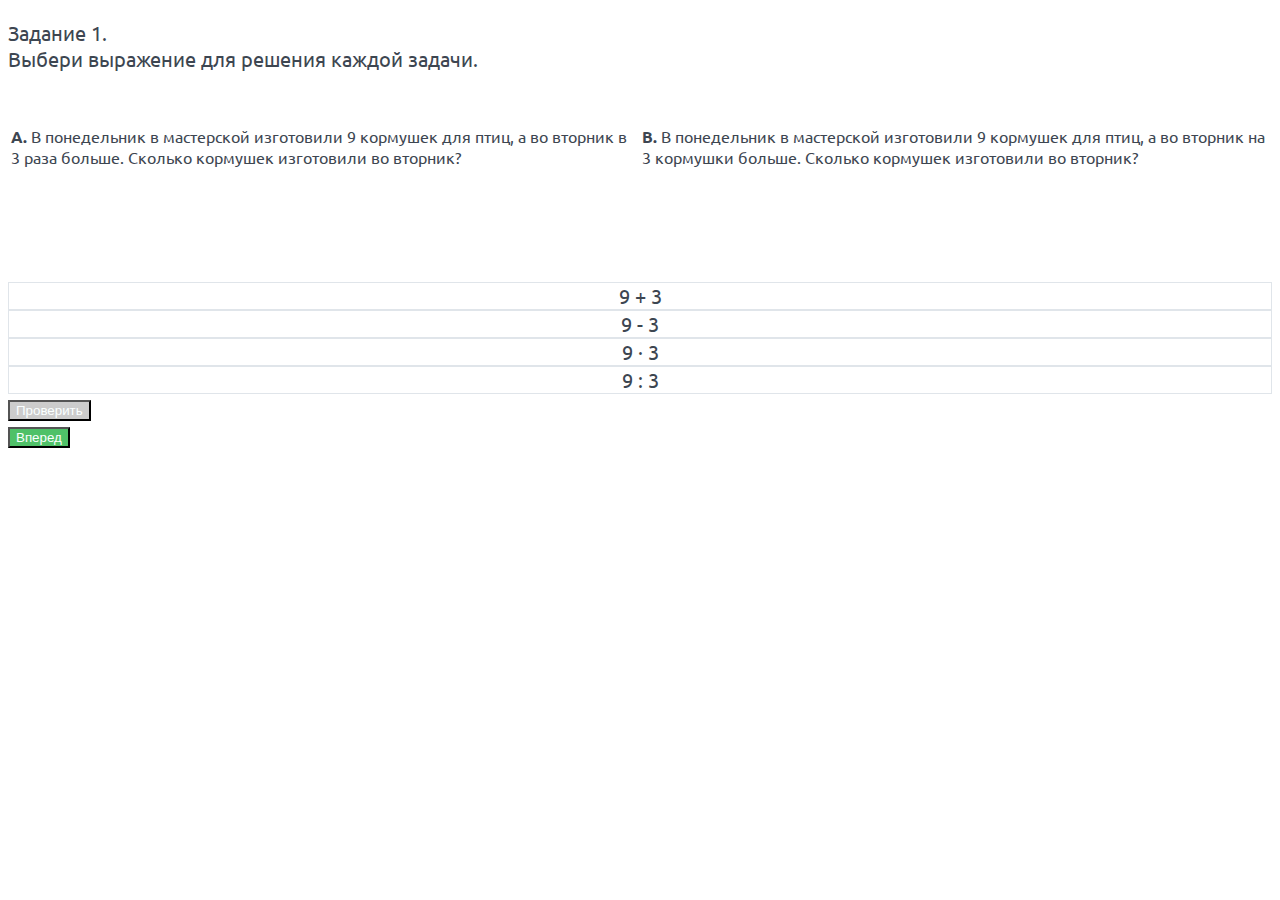
<file: parts/4/part2.html>
<!DOCTYPE html>
<html lang="ru" class="no-js">
    <!-- BEGIN HEAD -->
    <head>
        <meta charset="utf-8"/>
        <title>Раздел 4 B</title>
        <meta http-equiv="X-UA-Compatible" content="IE=edge">
        <meta name="viewport" content="width=1280, initial-scale=0, maximum-scale=5.0, user-scalable=1" />

        <meta content="" name="description"/>
        <meta content="" name="author"/>
        <link href="https://cdn.jsdelivr.net/npm/bootstrap@5.1.3/dist/css/bootstrap.min.css" rel="stylesheet" integrity="sha384-1BmE4kWBq78iYhFldvKuhfTAU6auU8tT94WrHftjDbrCEXSU1oBoqyl2QvZ6jIW3" crossorigin="anonymous">
        <!-- GLOBAL MANDATORY STYLES -->
        <link rel="preconnect" href="https://fonts.googleapis.com">
        <link rel="preconnect" href="https://fonts.gstatic.com" crossorigin>
        <link href="https://fonts.googleapis.com/css2?family=Ubuntu:wght@500&display=swap" rel="stylesheet">
        

        <!-- PAGE LEVEL PLUGIN STYLES -->
    

        <!-- THEME STYLES -->
        <link href="css/style2.css" rel="stylesheet" type="text/css"/>

        <!-- Favicon -->
        <link rel="shortcut icon" href="favicon.ico"/>
    </head>
    <!-- END HEAD -->

    <!-- BODY -->
    <body>

       <div class="main">
           <div class="container">
            <div class="row">
                <div class="col-xl"></div>
                <div class="col-xl-6">
                    <ul type="none" class="task-manager">
                        <!-- Task 1 -->
                            <li class="task-1 pt-6"> 
                                <div class="body-test">
                                    <div class="body-test-head pb-3">
                                        <div class="body-test-head-task">
                                            Задание 1. 
                                        </div>
                                        <div class="body-test-head-condition">
                                            Выбери выражение для решения каждой задачи.
                                        </div>
                                    </div>
                                    <div class="body-test-body">
                                        <div class="d-grid gap-3 drag-1">
                                            <table class="table table-bordered" style="font-size:16px;height:210px">
                                                <tbody>
                                                    <tr>
                                                        <td class="c1" style="width:50%"><b>А.</b> В понедельник в мастерской изготовили  9 кормушек для птиц, а во вторник в 3 раза больше. Сколько кормушек изготовили во вторник?</td>
                                                        <td><b>В.</b> В понедельник в мастерской изготовили  9 кормушек для птиц, а во вторник на 3 кормушки больше. Сколько кормушек изготовили во вторник?</td>
                                                    </tr>
                                                    <tr style="height:60px">
                                                        <td class="t1-o1" style="padding:0px"></td>
                                                        <td class="t1-o2" style="padding:0px"></td>
                                                    </tr>
                                                </tbody>
                                            </table>
                                            <div class="row">
                                                <div class="col-xl-2 btn optionbutton btn-block t1-o3" id="t1-o3">9 + 3</div>
                                                <div class="col-xl-1"></div>
                                                <div class="col-xl-2 btn optionbutton btn-block t1-o4" id="t1-o4">9 - 3</div>
                                                <div class="col-xl-1"></div>
                                                <div class="col-xl-2 btn optionbutton btn-block t1-o5" id="t1-o5">9 ∙ 3</div>
                                                <div class="col-xl-1"></div>
                                                <div class="col-xl-2 btn optionbutton btn-block t1-o6" id="t1-o6">9 : 3</div>
                                            </div>
                                        </div>
                                    </div>
                                    <div class="bottom-buttons row pt-4">
                                       <!-- <button type="button" class="btn btn-block col back-button back-button1"><a  href="../../index.html">Назад</a></button>-->
                                        <div class="col"></div>
                                        <button type="button"  class="btn btn-block col check-button check-button1">Проверить</button>
                                        <div class="col"></div>
                                        <button type="button"  class="btn btn-block col next-button next-button1">Вперед</button>

                                    </div>
                                </div>
                            </li>
                        <!-- Task 2 -->
                        <li style="display: none;" class="task-2 pt-5">
                            <div class="body-test">
                                <div class="body-test-head">
                                    <div class="body-test-head-task">
                                        Задание 2. 
                                    </div>
                                    <div class="body-test-head-condition">
                                        На экскурсию в биологический центр приехали 8 взрослых.<br>
                                         Это в 4 раз меньше, чем детей. <br>
                                          На сколько детей было больше, чем взрослых?<br>
                                        <span style="font-weight: bold; font-size: 20px; color:#000;">Выполни решение задачи по действиям.</span>
                                    </div>
                                </div>
                                <div class="body-test-body">
                                    <div class="option pt-4 row input-group-text">
                                        <span class="col-1">1)</span>
                                        <div class="buttons-mainer col-3">
                                            <input type="text" class="col-1" id="t2-o1" style="width: 50px" value="">
                                            <select name="" id="" class="t2-02 col-4">
                                                <option value="+">+</option>
                                                <option value="–">–</option>
                                                <option value="·">·</option>
                                                <option value=":">:</option>
                                            </select>
                                            <input type="text" id="t2-o6" style="width: 50px" value="">          
                                        </div>
                                        <span class="col-1"> = </span>
                                        <input type="text" id="t2-o7" class="form-control col-1" style = "width: 60px" value="">

                                    </div>
                                    <div class="option pt-4 row input-group-text">
                                        <span class="col-1">2)</span>
                                        <div class="buttons-mainer col-3">
                                            <input class="col-1" type="text" id="t2-o8" style="width: 50px" value="">
                                            <select name="" id="" class="t2-09 col-4">
                                                <option value="+">+</option>
                                                <option value="–">–</option>
                                                <option value="·">·</option>
                                                <option value=":">:</option>
                                            </select>
                                            <input type="text" id="t2-o13" style="width: 50px" value=""> 
                                        </div>
                                        <span class="col-1"> = </span>
                                        <input type="text" id="t2-o14" class="form-control col-1" style = "width: 60px" value="">
                                    </div>
                                </div>
                                <div class="bottom-buttons row pt-4">
                                    <button type="button" class="btn btn-block col back-button back-button2">Назад</button>
                                    <div class="col"></div>
                                    <button type="button"  class="btn btn-block col check-button check-button2">Проверить</button>
                                    <div class="col"></div>
                                    <button type="button"  class="btn btn-block col next-button next-button2">Вперед</button>
                                </div>
                            </div>
                        </li>
                        <!-- Task 3 -->
                        <li style="display: none;" class="task-3 pt-5"> 
                            <div class="body-test">
                                <div class="body-test-head pb-3">
                                    <div class="body-test-head-task">
                                        Задание 3.
                                    </div>
                                    <div class="body-test-head-condition">
                                        По иллюстрации определи длину синего отрезка.<br>
                                         Во сколько раз синий  отрезок длиннее красного?<br>
                                          Запиши краткую запись, решение и ответ задачи.
                                    </div>
                                </div>
                                <div class="body-test-body">
                                   <img src="img/cm.png" alt="cm">
                                   <img src="img/cm2.png" alt="cm2"><br>
                                   Во сколько раз?
                                   <div class="input-group mb-3 input-group-lg col-xl-1">
                                        <span class="input-group-text">Синий - </span>                                  
                                        <input type="text" id="t3-o1" class="form-control" style = "width: 60px">
                                    </div>
                                    <div class="input-group mb-3 input-group-lg col-xl-1">
                                        <span class="input-group-text">Красный - </span>                                  
                                        <input type="text" id="t3-o2" class="form-control" style = "width: 60px">
                                    </div>
                                        <div class="option pt-4 row input-group-text">
                                        <div class="buttons-mainer col-4">
                                            <input type="text" id="t3-o4" style="width: 50px">  
                                            <button type="button" class="btn optionbutton btn-block t3-o5">∙</button>
                                            <button type="button" class="btn optionbutton btn-block t3-o6">:</button>
                                            <input type="text" id="t3-o7" style="width: 50px"> 
                                        </div>
                                        <span class="col-1"> = </span>
                                        <input class="col-2" type="text" id="t3-o8">
                                    </div>
                                </div>
                                <div class="bottom-buttons row pt-4">
                                    <button type="button" class="btn btn-block col back-button back-button3">Назад</button>
                                    <div class="col"></div>
                                    <button type="button"  class="btn btn-block col check-button check-button3">Проверить</button>
                                    <div class="col"></div>
                                    <button type="button"  class="btn btn-block col next-button next-button3">Вперед</button>
                                </div>
                            </div>
                        </li>
                        <li class="task-4 pt-5" style="display:none"> 
                                <div class="body-test">
                                    <div class="body-test-head pb-3">
                                        <div class="body-test-head-task">
                                            Задание 4. 
                                        </div>
                                        <div class="body-test-head-condition">
                                            К данному условию задачи составили разные вопросы. <br>
                                            Установи решение задачи для каждого вопроса. <br>
                                            В биологическом центре в первой клетке 27 уток, а во второй клетке в 3 раза меньше, чем в первой клетке. <br>
                                        </div>
                                    </div>
                                    <div class="body-test-body">
                                        <div class="d-grid gap-3 drag-4">
                                            <table class="table table-bordered" style="font-size:16px;height:210px">
                                                <tbody>
                                                    <tr>
                                                        <th width="6%"></th>
                                                        <th width="47%">Вопрос</th>
                                                        <th width="47%">Выражение для решения</th>
                                                    </tr>
                                                    <tr>
                                                        <td style="text-align:center">1</td>
                                                        <td class="c1">Сколько всего уток в двух клетках?</td>
                                                        <td class="t4-o1"></td>
                                                    </tr>
                                                    <tr>
                                                        <td style="text-align:center">2</td>
                                                        <td>Сколько уток во второй клетке?</td>
                                                        <td class="t4-o2"></td>
                                                    </tr>
                                                </tbody>
                                            </table>
                                            <div class="row">
                                                <div class="col-xl-4 btn optionbutton btn-block t4-o3" id="t4-o3">27 + (27 : 3) = 36</div>
                                                <div class="col-xl-1"></div>
                                                <div class="col-xl-4 btn optionbutton btn-block t4-o4" id="t4-o4">27 : 3 = 9</div>
                                            </div>
                                        </div>
                                    </div>
                                    <div class="bottom-buttons row pt-4">
                                        <button type="button" class="btn btn-block col back-button back-button4">Назад</button>
                                        <div class="col"></div>
                                        <button type="button"  class="btn btn-block col check-button check-button4">Проверить</button>
                                        <div class="col"></div>
                                        <button type="button"  class="btn btn-block col next-button next-button4">Вперед</button>

                                    </div>
                                </div>
                            </li>
                          <li style="display: none;" class="task-5 pt-5"> 
                            <div class="body-test">
                                <div class="body-test-head pb-3">
                                    <div class="body-test-head-task">
                                        Задание 5. 
                                    </div>
                                    <div class="body-test-head-condition">
                                        Определи, какая задача является обратной к данной.
                                    </div>
                                </div>
                                <div class="body-test-body">
                                       <div class="body-test-head-condition">
                                        В зоопарке  Лаура сделала 28 фотографий.<br>
                                         Из них 12  – фото  животных, 6 снимков – фото птиц. Остальные фотографии  –  снимки растений Казахстана.<br> 
                                         Сколько снимков растений сделала Лаура?<br>
                                         Запиши решение задачи по действиям, опираясь на пояснение к действию.
                                    </div>
                                </div>
                                <div class="body-test-body">
                                    <div class="option pt-4 row input-group-text">
                                        <span class="col-xl col">1)</span>
                                        <div class="buttons-mainer col col-xl">
                                            <input type="text" id="t5-o1" style="width: 50px" value="">  
                                            <button type="button" class="btn optionbutton btn-block t5-o2">+</button>
                                            <button type="button" class="btn optionbutton btn-block t5-o3">-</button>
                                            <button type="button" class="btn optionbutton btn-block t5-o4">∙</button>
                                            <button type="button" class="btn optionbutton btn-block t5-o5">:</button> 
                                            <input type="text" id="t5-o6" style="width: 50px" value="">          
                                        </div>
                                        <span class="col-xl col"> = </span>
                                    </div>
                                    <div class="input-group mb-3 input-group-lg col-xl-1">
                                        <span class="input-group-text">     =   </span>
                                        <input type="text" id="t5-o7" class="form-control" style = "width: 60px" value="">
                                    </div>
                                    <div class="option pt-4 row input-group-text">
                                        <span class="col-xl col">2)</span>
                                        <div class="buttons-mainer col col-xl">
                                            <input type="text" id="t5-o8" style="width: 50px" value="">  
                                            <button type="button" class="btn optionbutton btn-block t5-o9">+</button>
                                            <button type="button" class="btn optionbutton btn-block t5-o10">-</button>
                                            <button type="button" class="btn optionbutton btn-block t5-o11">∙</button>
                                            <button type="button" class="btn optionbutton btn-block t5-o12">:</button>
                                            <input type="text" id="t5-o13" style="width: 50px" value=""> 
                                        </div>
                                        <span class="col-xl col"> = </span>
                                    </div>
                                     <div class="input-group mb-3 input-group-lg col-xl-1">
                                        <span class="input-group-text">     =   </span>                                  
                                        <input type="text" id="t5-o14" class="form-control" style = "width: 60px" value="">
                                    </div>
                                          <style>
                                        p {
                                            border: 1px solid black;
                                            padding: 10px;
                                        }
                                    </style> 
                                    <p>
                                        А. В зоопарке  Лаура сделала 12 снимков животных,  а птиц   – на 6  меньше. <br>
                                        Сколько всего снимков сделала  Лаура? <br>     
                                        Б. В зоопарке  Лаура сделала 28 фотографий. Из них 18  – фото  животных и  птиц.<br>
                                        Остальные фотографии  –  снимки растений Казахстана. Сколько снимков растений сделала Лаура?<br>
                                        В. В зоопарке  Лаура сделала 12   фотографий  животных, 6 снимков  птиц  и 10   снимков  растений Казахстана.<br>
                                        Сколько всего фотографий  сделала Лаура?<br>
                                        Г. В зоопарке Лаура сделала 28 фотографий. <br>
                                        Из них 12  – фото  животных, 6 снимков  –    фото птиц. Остальные фотографии  –  снимки растений Казахстана.<br>
                                    </p>
                                    <div class="input-group mb-3 input-group-lg col-xl-1">
                                        <span class="input-group-text">Ответ - </span>                                  
                                        <input type="text" id="t5-o1" class="form-control" style = "width: 60px" value="">
                                    </div>
                                </div>
                                <div class="bottom-buttons row pt-5">
                                    <button type="button" class="btn btn-block col back-button back-button5">Назад</button>
                                    <div class="col"></div>
                                    <button type="button"  class="btn btn-block col check-button check-button5">Проверить</button>
                                    <div class="col"></div>
                                    <button type="button"  class="btn btn-block col next-button next-button5">Вперед</button>
                                </div>
                            </div>
                        </li>
                        <li style="display: none;" class="task-6 pt-5">
                            <div class="body-test">
                                <div class="body-test-head pb-3">
                                    <div class="body-test-head-task p-5">
                                        Ваш результат за раздел
                                    </div>
                                    <div class="body-test-head-condition">
                                        
                                    </div>
                                </div>
                                <div class="body-test-body">
                                   <div class="successed">Количество правильных:<span class="plusScore success"></span></div>
                                   <div class="unsuccessed">Что бы лучше проверить себя используй кнопку "Проверить"</div>
                                </div>
                                <div class="bottom-buttons row pt-4">
                                    <!--<button type="button" class="btn btn-block col back-button back-button6">Назад</button>-->
                                    <div class="col"></div>
                                    <button type="button" class="btn btn-block col check-button check-button6"><a href="part2.html">Начать тест заново</a></button>
                                    <div class="col"></div>
                                    <!--<a href="part3.html" class="btn btn-block col next-button next-button6">Вперед</a>-->

                                </div>
                            </div>
                        </li>
                    </ul>
                </div>
                <div class="col-xl task5.hide();"></div>
            </div>
           </div>
       </div>
        

        <!-- Other Scripts -->

        <script src="https://ajax.googleapis.com/ajax/libs/jquery/3.5.1/jquery.min.js"></script>
        <script src="https://ajax.aspnetcdn.com/ajax/jquery.ui/1.10.3/jquery-ui.min.js"></script>

       <script src="js/script2.js" type="text/javascript"></script>
		<script src="js/1.js" type="text/javascript"></script>

    </body>
    <!-- END BODY -->
</html>
</file>
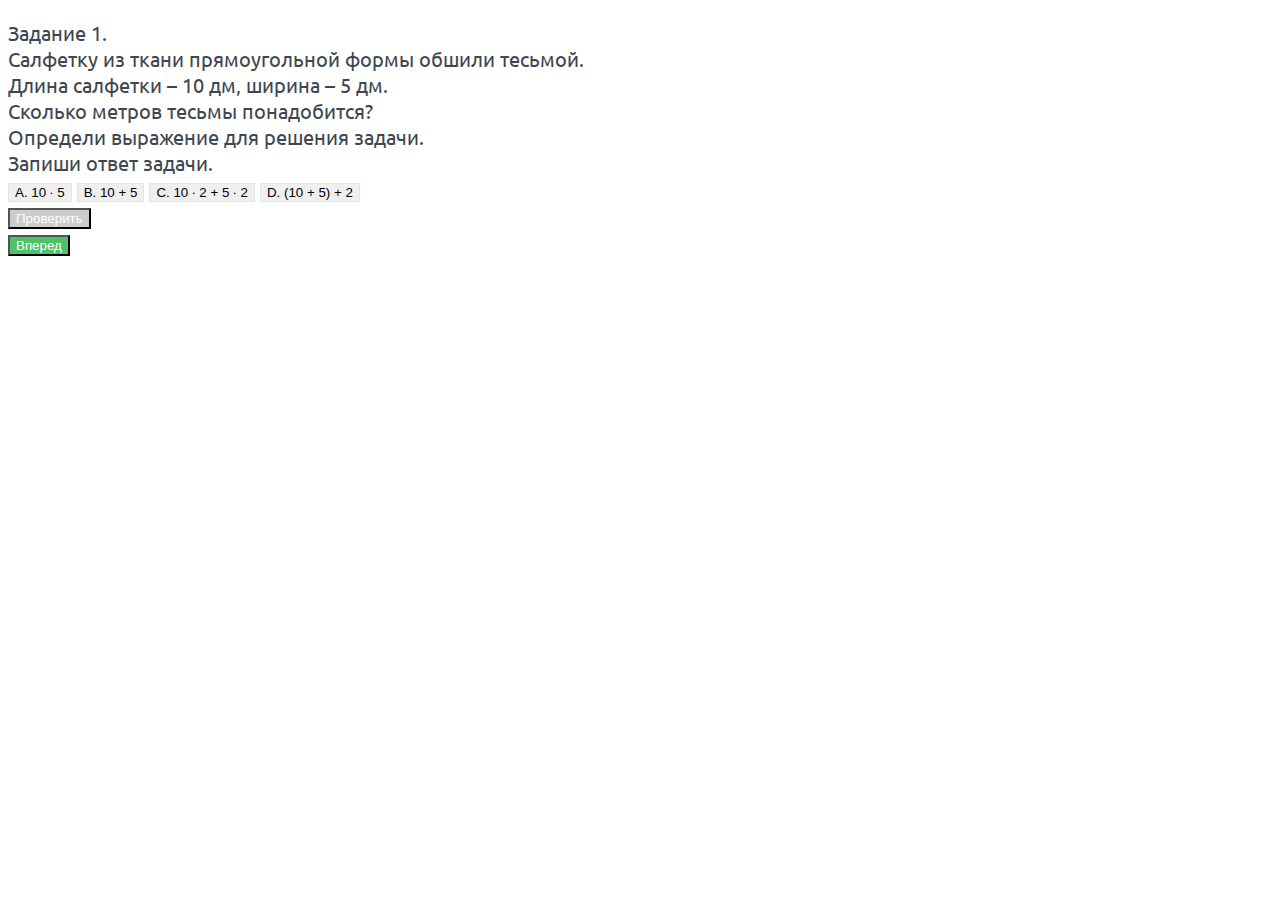
<file: parts/4/part3.html>
<!DOCTYPE html>
<html lang="ru" class="no-js">
<!-- BEGIN HEAD -->
<head>
    <meta charset="utf-8"/>
    <title>Раздел 4 C</title>
    <meta http-equiv="X-UA-Compatible" content="IE=edge">
    <meta name="viewport" content="width=1280, initial-scale=0, maximum-scale=5.0, user-scalable=1" />

    <meta content="" name="description"/>
    <meta content="" name="author"/>
    <link href="https://cdn.jsdelivr.net/npm/bootstrap@5.1.3/dist/css/bootstrap.min.css" rel="stylesheet"
          integrity="sha384-1BmE4kWBq78iYhFldvKuhfTAU6auU8tT94WrHftjDbrCEXSU1oBoqyl2QvZ6jIW3" crossorigin="anonymous">
    <!-- GLOBAL MANDATORY STYLES -->
    <link rel="preconnect" href="https://fonts.googleapis.com">
    <link rel="preconnect" href="https://fonts.gstatic.com" crossorigin>
    <link href="https://fonts.googleapis.com/css2?family=Ubuntu:wght@500&display=swap" rel="stylesheet">


    <!-- PAGE LEVEL PLUGIN STYLES -->


    <!-- THEME STYLES -->
    <link href="css/style3.css" rel="stylesheet" type="text/css"/>

    <!-- Favicon -->
    <link rel="shortcut icon" href="favicon.ico"/>
</head>
<!-- END HEAD -->

<!-- BODY -->
<body>

<div class="main">
    <div class="container">
        <div class="row">
            <div class="col-xl"></div>
            <div class="col-xl-6">
                <ul type="none" class="task-manager">
                    <!-- Task 1 -->
                    <li class="task-1 pt-5">
                        <div class="body-test">
                            <div class="body-test-head pb-3">
                                <div class="body-test-head-task">
                                    Задание 1.
                                </div>
                                <div class="body-test-head-condition">
                                    Салфетку из ткани прямоугольной формы обшили тесьмой.<br>
                                    Длина салфетки – 10 дм, ширина – 5 дм.<br>
                                    Сколько метров тесьмы понадобится?<br>
                                    Определи выражение для решения задачи.<br>
                                    Запиши ответ задачи.
                                </div>
                            </div>
                            <div class="body-test-body">
                                <div class="d-grid gap-3">
                                    <button type="button" style="text-align: left;" class="btn optionbutton btn-block t1-o1">A. 10 ∙ 5</button>
                                    <button type="button" style="text-align: left;" class="btn optionbutton btn-block t1-o2">B. 10 + 5</button>
                                    <button type="button"  style="text-align: left;" class="btn optionbutton btn-block t1-o3"> C. 10 ∙ 2 + 5 ∙ 2</button>
                                    <button type="button"  style="text-align: left;" class="btn optionbutton btn-block t1-o4">   D. (10 + 5) + 2</button><br>
                                </div>
                            </div>
                            <div class="bottom-buttons row pt-4">
                                <!-- <button type="button" class="btn btn-block col back-button back-button1"><a  href="../../index.html">Назад</a></button>-->
                                <div class="col"></div>
                                <button type="button" class="btn btn-block col check-button check-button1">Проверить
                                </button>
                                <div class="col"></div>
                                <button type="button" class="btn btn-block col next-button next-button1">Вперед</button>

                            </div>
                        </div>
                    </li>
                    <!-- Task 2 -->
                    <li style="display: none;" class="task-2 pt-5">
                        <div class="body-test">
                            <div class="body-test-head">
                                <div class="body-test-head-task">
                                    Задание 2.
                                </div>
                                <div class="body-test-head-condition">
                                    Арман построил прямоугольник ABCD (смотри рисунок).
                                </div>
                            </div>
                            <div class="body-test-body row">
                                <img src="img/square.png" alt="kvadrat"><br>
                                Как изменится периметр прямоугольника ABCD, если его длину и ширину уменьшить на 1
                                см?<br>
                                Составь истинное высказывание.<br>
                                <br>Периметр прямоугольника ABCD (Написать в ответе праильное утверждение):<br>
                                <button type="button" style="text-align: left;" class="btn optionbutton btn-block t2-o1">1) Уменьшится на 1 см</button>
                                <button type="button" style="text-align: left;" class="btn optionbutton btn-block t2-o2">2) Уменьшится на 2 см</button>
                                <button type="button"  style="text-align: left;" class="btn optionbutton btn-block t2-o3">  3) Уменьшится на 4 см</button>
                                <button type="button"  style="text-align: left;" class="btn optionbutton btn-block t2-o4">  4) Не изменится</button><br>
                            </div>
                            <div class="bottom-buttons row pt-4">
                                <button type="button" class="btn btn-block col back-button back-button2">Назад</button>
                                <div class="col"></div>
                                <button type="button" class="btn btn-block col check-button check-button2">Проверить
                                </button>
                                <div class="col"></div>
                                <button type="button" class="btn btn-block col next-button next-button2">Вперед</button>
                            </div>
                        </div>
                    </li>
                    <!-- Task 3 -->
                    <li style="display: none;" class="task-3 pt-5">
                        <div class="body-test">
                            <div class="body-test-head pb-3">
                                <div class="body-test-head-task">
                                    Задание 3.
                                </div>
                                <div class="body-test-head-condition">
                                    Периметр квадрата равен периметру прямоугольника со сторонами 8 см и 2 см.<br>
                                    Найди длину стороны квадрата.<br>
                                    Выполни решение по действиям. Сформулируй ответ.
                                </div>
                            </div>
                            <div class="body-test-body">
                                <div class="option pt-4 row input-group-text">
                                    <span class="col-1">1)</span>
                                    <div class="buttons-mainer col-5">
                                        <input type="text" id="t3-o1" style="width: 50px">
                                        <select name="" id="" class="t3-02">
                                            <option value="+"> +</option>
                                            <option value="-"> –</option>
                                            <option value="·"> ·</option>
                                            <option value=":"> :</option>
                                        </select>
                                        <input type="text" id="t3-o6" style="width: 50px">
                                    </div>
                                    <span class="col-1"> · 2 =</span>
                                    <div class="col-2">
                                        <input type="text" id="t3-o7" class="form-control" style="width: 60px">
                                    </div>
                                </div>
                                <div class="option pt-4 row input-group-text">
                                    <span class="col-1">2)</span>
                                    <div class="buttons-mainer col-5">
                                        <input type="text" id="t3-o8" style="width: 50px">
                                        <select name="" id="" class="t3-03">
                                            <option value="+"> +</option>
                                            <option value="-"> –</option>
                                            <option value="·"> ·</option>
                                            <option value=":"> :</option>
                                        </select>
                                        <input type="text" id="t3-o13" style="width: 50px">
                                    </div>
                                    <span class="col-1">=</span>
                                    <div class="col-2">
                                        <input type="text" id="t3-o14" class="form-control" style="width: 60px">
                                    </div>
                                </div>

                            </div>
                            <div class="bottom-buttons row pt-4">
                                <button type="button" class="btn btn-block col back-button back-button3">Назад</button>
                                <div class="col"></div>
                                <button type="button" class="btn btn-block col check-button check-button3">Проверить
                                </button>
                                <div class="col"></div>
                                <button type="button" class="btn btn-block col next-button next-button3">Вперед</button>
                            </div>
                        </div>
                    </li>
                    <!-- Task 4 -->
                    <li style="display: none;" class="task-4 pt-5">
                        <div class="body-test">
                            <div class="body-test-head pb-3">
                                <div class="body-test-head-task">
                                    Задание 4.
                                </div>
                                <div class="body-test-head-condition">
                                    Определи положение точек относительно прямоугольника и других точек.<br>
                                    Дополни истинные высказывания.
                                </div>
                            </div>
                            <div class="body-test-body row draggable-content-wrapper">
                                <img src="img/square2.png" alt="kvadrat2"><br>
                                <div class="st4-01" style="height: 60px">1. Внутри прямоугольника расположены точки ___ и ___.</div><br>
                               <div class="st4-02" style="height: 60px"> 2. Слева от прямоугольника расположена точка ___.</div><br>
                               <div class="st4-03" style="height: 60px"> 3. Над всеми фигурами расположена точка ___ .</div><br>
                                <div class="st4-04" style="height: 60px">4. Ниже всех фигур расположена точка ___ .</div><br>
                               <div class="st4-05" style="height: 60px"> 5. Справа от точки Е расположена точка ___ .</div><br>
                            </div>
                            <div class="input-group draggable-content">
                                <div class="col-xs-3 btn optionbutton btn-block t4-o3 ui-draggable ui-correct" data-box=".st4-05"> A</div>
                                <div class="col-xs-3 btn optionbutton btn-block t4-o3 ui-draggable ui-correct" data-box=".st4-02"> B</div>
                                <div class="col-xs-3 btn optionbutton btn-block t4-o3 ui-draggable" data-box=""> C</div>
                                <div class="col-xs-3 btn optionbutton btn-block t4-o3 ui-draggable ui-correct" data-box=".st4-04"> D</div>
                                <div class="col-xs-3 btn optionbutton btn-block t4-o3 ui-draggable"> E</div>
                                <div class="col-xs-3 btn optionbutton btn-block t4-o3 ui-draggable ui-correct" data-box=".st4-01"> M</div>
                                <div class="col-xs-3 btn optionbutton btn-block t4-o3 ui-draggable ui-correct" data-box=".st4-01"> O</div>
                                <div class="col-xs-3 btn optionbutton btn-block t4-o3 ui-draggable ui-correct" data-box=".st4-03"> T</div>
                            </div>
                            <div class="bottom-buttons row pt-4">
                                <button type="button" class="btn btn-block col back-button back-button4">Назад</button>
                                <div class="col"></div>
                                <button type="button" class="btn btn-block col check-button check-button4">Проверить
                                </button>
                                <div class="col"></div>
                                <button type="button" class="btn btn-block col next-button next-button4">Вперед</button>
                            </div>
                        </div>
                    </li>
                    <li style="display: none;" class="task-6 pt-5">
                        <div class="body-test">
                            <div class="body-test-head pb-3">
                                <div class="body-test-head-task p-5">
                                    Ваш результат за раздел
                                </div>
                                <div class="body-test-head-condition">

                                </div>
                            </div>
                            <div class="body-test-body">
                                <div class="successed">Количество правильных:<span class="plusScore success"></span>
                                </div>
                                <div class="unsuccessed">Что бы лучше проверить себя используй кнопку "Проверить"</div>
                            </div>
                            <div class="bottom-buttons row pt-4">
                                <button type="button" class="btn btn-block col back-button back-button6">Назад</button>
                                <div class="col"></div>
                                <button type="button" class="btn btn-block col check-button check-button6"><a
                                        href="part3.html">Начать тест заново</a></button>
                                <div class="col"></div>
                                <!-- <a href="../../index.html" class="btn btn-block col next-button next-button6">В меню</a>-->

                            </div>
                        </div>
                    </li>
                </ul>
            </div>
            <div class="col-xl"></div>
        </div>
    </div>
</div>


<!-- Other Scripts -->

<script src="https://ajax.googleapis.com/ajax/libs/jquery/3.5.1/jquery.min.js"></script>
<script src="https://ajax.aspnetcdn.com/ajax/jquery.ui/1.10.3/jquery-ui.min.js"></script>
<script src="js/script3.js" type="text/javascript"></script>
<script src="js/1.js" type="text/javascript"></script>
</body>
<!-- END BODY -->
</html>
</file>
<file: css/style.css>
.main{
	font-size: 20px;
	font-family: 'Ubuntu', sans-serif;
	color: #3d4651;
}
span{
	font-size: 16px;
	color: gray;
}
ol, ul {
    padding-left: 0rem;
}
.body-test-head{
	border-width: 2px;
	border-color: blueviolet;
	
}
.optionbutton{
	text-align: left;
	border: thin solid #e0e5ea;
}
.back-button{
	border: thin solid #a0b5c2;
	color: #a0bcd4;
}
.check-button{	
	background-color: #cccccc;
	color:  #faffff;
}
.next-button{
	background-color: #4fc168;
	color:  #faffff;
}
a.next-button{
	background-color: #4fc168;
	text-decoration: underline;
        color:#f5f7f7;
}
a.next-button:hover{
        color:#0d6efd;
}
.correct-answer{
	border: thin solid #4fc168;
	color: #4fc168;
}
.wrong-answer{
	border: thin solid #f85621;
	color: #f85621;
}
.correct-answer2{
	border: thin solid #5de67b;
	color: #5de67b;
}
.correct-answer3{
	border: thin solid #41a256;
	color: #41a256;
}
.correct-answer4{
	border: thin solid #046c1a;
	color: #046c1a;
}
.correct-answer5{
	border: thin solid #386c43;
	color: #386c43;
}
.body-test{
	border: 3px solid #47a5d1;
	border-radius: 20px;
}
</file>
<file: parts/1/css/style.css>
.main{
	font-size: 20px;
	font-family: 'Ubuntu', sans-serif;
	color: #3d4651;
	min-width: 420px;
}
span{
	font-size: 16px;
	color: gray;
}
ol, ul {
    padding-left: 0rem;
}
.body-test-head{
	border-width: 2px;
	border-color: blueviolet;
	
}
.optionbutton{
	text-align: left;
	border: thin solid #e0e5ea;
}
optionbutton:hover {
    background: #786b59; /* Цвет фона под ссылкой */ 
    color: #ffe; /* Цвет ссылки */ 
   } 
.back-button{
	border: thin solid #a0b5c2;
	color: #a0bcd4;
}
.check-button{	
	background-color: #cccccc;
	color:  #faffff;
}
.next-button{
	background-color: #4fc168;
	color:  #faffff;
}


.correct-answer2{
	border: thin solid #5de67b;
	color: #5de67b;
}
.correct-answer3{
	border: thin solid #41a256;
	color: #41a256;
}
.correct-answer4{
	border: thin solid #046c1a;
	color: #046c1a;
}
.correct-answer5{
	border: thin solid #386c43;
	color: #386c43;
}
/*.blue-answer{
	border: medium solid blue;
	color: blue;
}
.red-answer{
	border: medium solid red;
	color: red;
}
.yellow-answer{
	border: medium solid yellow;
	color: yellow;
}*/
.lightblue-answer{
	border: medium solid #a9e7ff;
	color: #a9e7ff;
}
.plusScore{ 
	font-size: 24px; 
	color: #26cf0a; 
}
.minusScore{  
	font-size: 24px; 
	color: #cf0a0a; 
}
a{
	text-decoration:none ;
}
.error-message{font-size:14px;color:red;margin:10px 0px 0px 0px}
a.next-button6{padding-top:28px}
a.next-button6:hover{color:#fff}
a.check-button6,a.check-button6:hover{color:#0d6efd}
.arrow-img{display:none;position:absolute;top:0px;left:0px}
.col-xs-3{float:left;width:33.33%}
.col-xs-6{float:left;width:50%}
div.t3-o2{border:1px solid #a0b5c2}
.correct-answer{
	border: thin solid #4fc168 !important;
	color: #4fc168;
}
.wrong-answer{
	border: thin solid #f85621 !important;
	color: #f85621;
}

.btnImg {
	cursor: pointer;
    position: absolute;
    -webkit-box-pack: center;
    -ms-flex-pack: center;
    justify-content: center;
    -webkit-box-align: center;
    -ms-flex-align: center;
    align-items: center;
    background-image: url(../../../assert/arrow.png);
    background-size: contain;
    display: -webkit-box;
    display: -ms-flexbox;
    display: flex;
    bottom: 10%;
    width: 2rem;
    height: 2rem;
    margin-top: -22px;
}
</file>
<file: css/newStyle/part.css>
[id^="part-1"]{
    position: absolute;
    width: 10vw;
    display: none;
}
#part-1-1 {
    right: -4vw;
    transform: translateY(-69%);
}
#part-1-2 {
    right: 2rem;
    transform: translateY(-92%);
}
#part-1-3 {
    right: 0;
    width: 16vw;
    transform: scaleX(-1) translate(-57%, -43%);
}
#part-1-4 {
    right: 0;
    width: 13vw;
    transform: translate(-36%, -90%);
}

#part-1-5 {
    right: 0;
    width: 11vw;
    transform: translate(-42%, -94%);
}


@media (max-width: 768px) {
    #task_1_3 .answers-line {
        flex-direction: row;
        height: 2rem;
    }
    #task_1_3 .answers-line img {
        width: 100%;
    }
    #task_1_3 .answers-line>*+* {
        margin: 0;
    }
    #task-5 .check_fields {
        font-size: 0.7rem;
    }
     
}
</file>
<file: parts/2/css/style2.css>
.main{
  font-size: 20px;
  font-family: 'Ubuntu', sans-serif;
  color: #3d4651;
}
span{
  font-size: 16px;
  color: gray;
}
ol, ul {
    padding-left: 0rem;
}
.body-test-head{
  border-width: 2px;
  border-color: blueviolet;
  
}
.optionbutton{
  text-align: left;
  border: thin solid #e0e5ea;
}
.back-button{
  border: thin solid #a0b5c2;
  color: #a0bcd4;
}
.check-button{  
  background-color: #cccccc;
  color:  #faffff;
}
.next-button{
  background-color: #4fc168;
  color:  #faffff;
}

.plusScore{ 
  font-size: 24px; 
  color: #26cf0a; 
}
.minusScore{  
  font-size: 24px; 
  color: #cf0a0a; 
}
a{
  text-decoration:none ;
}
.error-message{font-size:14px;color:red;margin:10px 0px 0px 0px}
a.next-button6{padding-top:28px}
a.next-button6:hover{color:#fff}
.lightblue-answer{
	border: medium solid #a9e7ff;
	color: #a9e7ff;
}
a.check-button6,a.check-button6:hover{color:#0d6efd}
.arrow-img{display:none;position:absolute;top:0px;left:0px}
.col{margin:10px 0px}
.col-xs-3{float:left;width:33.33%}
.col-xs-6{float:left;width:50%}
div.t5-o4,div.t5-o5,div.t5-o6{border:1px solid #a0b5c2}
.correct-answer{
  border: thin solid #4fc168 !important;
  color: #4fc168 !important;
}
.correct-answer2{
	border: thin solid #5de67b !important;
	color: #5de67b !important;
}
.correct-answer3{
	border: thin solid #41a256 !important;
	color: #41a256 !important;
}
.correct-answer4{
	border: thin solid #046c1a !important;
	color: #046c1a !important;
}
.correct-answer5{
	border: thin solid #386c43 !important;
	color: #386c43 !important;
}
.wrong-answer{
  border: thin solid #f85621 !important;
  color: #f85621 !important;
}
</file>
<file: parts/2/css/style3.css>
.main{
	font-size: 20px;
	font-family: 'Ubuntu', sans-serif;
	color: #3d4651;
}
span{
	font-size: 16px;
	color: gray;
}
ol, ul {
    padding-left: 0rem;
}
.body-test-head{
	border-width: 2px;
	border-color: blueviolet;
	
}
.optionbutton{
	text-align: left;
	border: thin solid #e0e5ea;
}
.back-button{
	border: thin solid #a0b5c2;
	color: #a0bcd4;
}
.check-button{	
	background-color: #cccccc;
	color:  #faffff;
}
.next-button{
	background-color: #4fc168;
	color:  #faffff;
}
.plusScore{ 
	font-size: 24px; 
	color: #26cf0a; 
}
.minusScore{  
	font-size: 24px; 
	color: #cf0a0a; 
}
a{
	text-decoration:none ;
}
.error-message{font-size:14px;color:red;margin:10px 0px 0px 0px}
a.next-button6{padding-top:28px}
a.next-button6:hover{color:#fff}
a.check-button6,a.check-button6:hover{color:#0d6efd}
.arrow-img{display:none;position:absolute;top:0px;left:0px}
.col{margin:10px 0px;clear:both}
div.t1-o3,div.t1-o4{border:1px solid #a0b5c2}
.col-number{float:left;width:30px;height:30px;border:1px solid #a0b5c2;padding:2px 0px;text-align:center;margin-left:15px;}
.col-letter{float:left;width:30px;height:30px;border:1px solid #a0b5c2;padding:2px 0px;text-align:center;margin-left:15px;margin-top:2px}
.col-letter-name{float:left;width:30px;height:30px;}
.col-xs-6{float:left;width:50%}
.lightblue-answer{
	border: medium solid #a9e7ff;
	color: #a9e7ff;
}
.correct-answer{
	border: thin solid #4fc168 !important;
	color: #4fc168 !important;
}
.wrong-answer{
	border: thin solid #f85621 !important;
	color: #f85621 !important;
}
</file>
<file: parts/3/css/style1.css>
.main{
  font-size: 20px;
  font-family: 'Ubuntu', sans-serif;
  color: #3d4651;
}
span{
  font-size: 16px;
  color: gray;
}
ol, ul {
    padding-left: 0rem;
}
.body-test-head{
  border-width: 2px;
  border-color: blueviolet;
  
}
.optionbutton{
  text-align: left;
  border: thin solid #e0e5ea;
}
.back-button{
  border: thin solid #a0b5c2;
  color: #a0bcd4;
}
.check-button{  
  background-color: #cccccc;
  color:  #faffff;
}
.next-button{
  background-color: #4fc168;
  color:  #faffff;
}

.plusScore{
  font-size: 24px;
  color: #26cf0a;
}
.minusScore{
  font-size: 24px;
  color: #cf0a0a;
}
a{
  text-decoration:none ;
}
.error-message{font-size:14px;color:red;margin:10px 0px 0px 0px}
a.next-button6{padding-top:28px}
a.next-button6:hover{color:#fff}
.lightblue-answer{
	border: medium solid #a9e7ff;
	color: #a9e7ff;
}
a.check-button6,a.check-button6:hover{color:#0d6efd}
.arrow-img{display:none;position:absolute;top:0px;left:0px}
table th{vertical-align:middle}
.drag-2 .col-xl-3{margin-right:10px;margin-top:10px}
.t2-o10{background:#fff url('../img/figure1.jpg') center center no-repeat;height:55px}
.t2-o11{background:#fff url('../img/figure2.jpg') center center no-repeat;height:55px}
.t2-o12{background:#fff url('../img/figure3.jpg') center center no-repeat;height:55px}
.c1 img{width:100%;height:auto}
.fig{float:left;margin-left:5px;margin-top:20px;cursor:pointer}
.fig.big{height:58px;width:58px}
.fig.small{height:34px;width:34px;margin-top:46px}
.t5-o5{background:#fff url('../img/fig1.jpg') bottom center no-repeat;background-size: contain;}
.t5-o6{background:#fff url('../img/fig2.jpg') bottom center no-repeat;background-size: contain;}
.t5-o7{background:#fff url('../img/fig3.jpg') bottom center no-repeat;background-size: contain;}
.t5-o8{background:#fff url('../img/fig4.jpg') bottom center no-repeat;background-size: contain;}
.t5-o9{background:#fff url('../img/fig5.jpg') bottom center no-repeat;background-size: contain;}
.t5-o10{background:#fff url('../img/fig6.jpg') bottom center no-repeat;background-size: contain;}
.t5-o11{background:#fff url('../img/fig7.jpg') bottom center no-repeat;background-size: contain;}
.t5-o12{background:#fff url('../img/fig8.jpg') bottom center no-repeat;background-size: contain;}
.drag-5 .b{border-bottom:1px solid #a0b5c2;width:64px;height:90px;margin:0px 7px;float:left}
.correct-answer{
  border: thin solid #4fc168 !important;
  color: #4fc168;
}
.correct-answer2{
	border: thin solid #5de67b;
	color: #5de67b;
}
.correct-answer3{
	border: thin solid #41a256;
	color: #41a256;
}
.correct-answer4{
	border: thin solid #046c1a;
	color: #046c1a;
}
.correct-answer5{
	border: thin solid #386c43;
	color: #386c43;
}
.wrong-answer{
  border: thin solid #f85621 !important;
  color: #f85621;
}
</file>
<file: parts/3/css/style2.css>
.main{
	font-size: 20px;
	font-family: 'Ubuntu', sans-serif;
	color: #3d4651;
}
span{
	font-size: 16px;
	color: gray;
}
ol, ul {
    padding-left: 0rem;
}
.body-test-head{
	border-width: 2px;
	border-color: blueviolet;
	
}
.optionbutton{
	text-align: left;
	border: thin solid #e0e5ea;
}
.back-button{
	border: thin solid #a0b5c2;
	color: #a0bcd4;
}
.check-button{	
	background-color: #cccccc;
	color:  #faffff;
}
.next-button{
	background-color: #4fc168;
	color:  #faffff;
}

.correct-answer{
	border: thin solid #4fc168;
	color: #4fc168;
}
.wrong-answer{
	border: thin solid #f85621;
	color: #f85621;
}
.blue-answer{
  border: thin solid blue;
  color: blue;
}
.plusScore{
  font-size: 24px;
  color: #26cf0a;
}
.minusScore{
  font-size: 24px;
  color: #cf0a0a;
}
a{
  text-decoration:none ;
}
.error-message{font-size:14px;color:red;margin:10px 0px 0px 0px}
a.next-button6{padding-top:28px}
a.next-button6:hover{color:#fff}
.lightblue-answer{
	border: medium solid #a9e7ff;
	color: #a9e7ff;
}
a.check-button6,a.check-button6:hover{color:#0d6efd}
</file>
<file: parts/3/css/style3.css>
.main{
  font-size: 20px;
  font-family: 'Ubuntu', sans-serif;
  color: #3d4651;
}
span{
  font-size: 16px;
  color: gray;
}
ol, ul {
    padding-left: 0rem;
}
.body-test-head{
  border-width: 2px;
  border-color: blueviolet;
  
}
.optionbutton{
  text-align: left;
  border: thin solid #e0e5ea;
}
.back-button{
  border: thin solid #a0b5c2;
  color: #a0bcd4;
}
.check-button{  
  background-color: #cccccc;
  color:  #faffff;
}
.next-button{
  background-color: #4fc168;
  color:  #faffff;
}

.correct-answer{
  border: thin solid #4fc168;
  color: #4fc168;
}
.wrong-answer{
  border: thin solid #f85621;
  color: #f85621;
}
.plusScore{
  font-size: 24px;
  color: #26cf0a;
}
.minusScore{
  font-size: 24px;
  color: #cf0a0a;
}
a{
  text-decoration:none ;
}
.error-message{font-size:14px;color:red;margin:10px 0px 0px 0px}
a.next-button6{padding-top:28px}
a.next-button6:hover{color:#fff}
.lightblue-answer{
	border: medium solid #a9e7ff;
	color: #a9e7ff;
}
a.check-button6,a.check-button6:hover{color:#0d6efd}

.grid-new{
  display: grid;
  grid-template-columns: repeat(3,minmax(0,1fr));
}

.grid-new-big{
  grid-auto-rows: 220px;
}

.grid-new-middle{
  grid-auto-rows: 70px;
}



.grid-new-big input, .grid-new-big label,.grid-new-middle input, .grid-new-middle label{
  height: 100% !important;
}

.smal-dragg-block{
  max-width: 33%;
}
</file>
<file: parts/4/css/style1.css>
.main{
	font-size: 20px;
	font-family: 'Ubuntu', sans-serif;
	color: #3d4651;
}
span{
	font-size: 16px;
	color: gray;
}
ol, ul {
    padding-left: 0rem;
}
.body-test-head{
	border-width: 2px;
	border-color: blueviolet;
	
}
.optionbutton{
	text-align: left;
	border: thin solid #e0e5ea;
}
.back-button{
	border: thin solid #a0b5c2;
	color: #a0bcd4;
}
.check-button{	
	background-color: #cccccc;
	color:  #faffff;
}
.next-button{
	background-color: #4fc168;
	color:  #faffff;
}

.correct-answer{
	border: thin solid #4fc168;
	color: #4fc168;
}
.wrong-answer{
	border: thin solid #f85621;
	color: #f85621;
}
.plusScore{
  font-size: 24px;
  color: #26cf0a;
}
.minusScore{
  font-size: 24px;
  color: #cf0a0a;
}
a{
  text-decoration:none ;
}
.error-message{font-size:14px;color:red;margin:10px 0px 0px 0px}
a.next-button6{padding-top:28px}
a.next-button6:hover{color:#fff}
.lightblue-answer{
	border: medium solid #a9e7ff;
	color: #a9e7ff;
}
a.check-button6,a.check-button6:hover{color:#0d6efd}


.custom-inputs-wrapper{
	align-items: center!important;
	justify-content: center!important;
}

.custom-inputs-wrapper input{
	width: 60px!important;
	text-align: center;
	flex: unset !important;
	margin-top: 5px!important;
}
.pt4{display:none;}
</file>
<file: parts/4/css/style2.css>
.main{
  font-size: 20px;
  font-family: 'Ubuntu', sans-serif;
  color: #3d4651;
}
span{
  font-size: 16px;
  color: gray;
}
ol, ul {
    padding-left: 0rem;
}
.body-test-head{
  border-width: 2px;
  border-color: blueviolet;
  
}
.optionbutton{
  text-align: left;
  border: thin solid #e0e5ea;
}
.back-button{
  border: thin solid #a0b5c2;
  color: #a0bcd4;
}
.check-button{  
  background-color: #cccccc;
  color:  #faffff;
}
.next-button{
  background-color: #4fc168;
  color:  #faffff;
}

.correct-answer{
  border: thin solid #4fc168;
  color: #4fc168;
}
.wrong-answer{
  border: thin solid #f85621;
  color: #f85621;
}
.plusScore{
  font-size: 24px;
  color: #26cf0a;
}
.minusScore{
  font-size: 24px;
  color: #cf0a0a;
}
a{
  text-decoration:none ;
}
.error-message{font-size:14px;color:red;margin:10px 0px 0px 0px}
a.next-button6{padding-top:28px}
a.next-button6:hover{color:#fff}
.lightblue-answer{
	border: medium solid #a9e7ff;
	color: #a9e7ff;
}
a.check-button6,a.check-button6:hover{color:#0d6efd}
.drag-1 .col-xl-2{text-align:center}
.drag-4 .col-xl-4{text-align:center}
</file>
<file: parts/4/css/style3.css>
.main{
	font-size: 20px;
	font-family: 'Ubuntu', sans-serif;
	color: #3d4651;
}
span{
	font-size: 16px;
	color: gray;
}
ol, ul {
    padding-left: 0rem;
}
.body-test-head{
	border-width: 2px;
	border-color: blueviolet;
	
}
.optionbutton{
	text-align: left;
	border: thin solid #e0e5ea;
}
.back-button{
	border: thin solid #a0b5c2;
	color: #a0bcd4;
}
.check-button{	
	background-color: #cccccc;
	color:  #faffff;
}
.next-button{
	background-color: #4fc168;
	color:  #faffff;
}

.correct-answer{
	border: thin solid #4fc168;
	color: #4fc168;
}
.wrong-answer{
	border: thin solid #f85621;
	color: #f85621;
}
.plusScore{
  font-size: 24px;
  color: #26cf0a;
}
.minusScore{
  font-size: 24px;
  color: #cf0a0a;
}
a{
  text-decoration:none ;
}
.error-message{font-size:14px;color:red;margin:10px 0px 0px 0px}
a.next-button6{padding-top:28px}
a.next-button6:hover{color:#fff}
.lightblue-answer{
	border: medium solid #a9e7ff;
	color: #a9e7ff;
}
a.check-button6,a.check-button6:hover{color:#0d6efd}
</file>
<file: css/newStyle/style.css>
/*
* Prefixed by https://autoprefixer.github.io
* PostCSS: v8.3.6,
* Autoprefixer: v10.3.1
* Browsers: last 4 version
*/

button,
input[type="submit"],
input[type="reset"] {
    background: none;
    color: inherit;
    border: none;
    padding: 0;
    font: inherit;
    cursor: pointer;
    outline: inherit;
}

input[type="number"] {
    -moz-appearance: textfield;
    -webkit-appearance: textfield;
    appearance: textfield;
}

input[type="number"]:focus {
    outline: none;
}

input[type="number"]::-webkit-outer-spin-button,
input[type="number"]::-webkit-inner-spin-button {
    display: none;
}

html,
body,
* {
    -webkit-box-sizing: border-box;
    box-sizing: border-box;
    margin: 0;
    padding: 0;
}

:root {
    background-color: white;
    font-size: 2vw;
}

body {
    width: 80%;
    min-height: 100vh;
    background-color: #f0e4ef;
    margin: 0 auto;
    font-family: sans-serif;
}

header {
    position: relative;
    background-image: -webkit-gradient(linear, left top, left bottom, from(#f0e4ef), to(#fdf1fc));
    background-image: -o-linear-gradient(#f0e4ef, #fdf1fc);
    background-image: linear-gradient(#f0e4ef, #fdf1fc);
    width: 100%;
    height: 17rem;
    background-repeat: no-repeat;
    background-position: 100% 100%;
    background-size: 100% 100%;
    -webkit-box-shadow: inset 0 -7px 20px -10px #00000080;
    box-shadow: inset 0 -7px 20px -10px #00000080;

}
header.main_start {
    background-image: url("../../background_number.png"), -webkit-gradient(linear, left top, left bottom, from(#f0e4ef), to(#fdf1fc));
    background-image: url("../../assert/background_number.png"), -o-linear-gradient(#f0e4ef, #fdf1fc);
    background-image: url("../../assert/background_number.png"), linear-gradient(#f0e4ef, #fdf1fc);
    background-position: 100% 0, 100% 100%;
    background-size: 50% auto, 100% 100%;
}
.main_start .compass_boy {
    display: contents;
}
.main_start .compass_boy img {
    position: absolute;
    width: 50%;
    max-width: 9em;
    right: 2em;
    bottom: calc(3.95rem - 27%);
    z-index: 5;
}

.logo img {
    width: 7%;
    min-width: 3.8rem;
}

.title {
    font-weight: 500;
    -webkit-box-orient: vertical;
    -webkit-box-direction: normal;
        -ms-flex-direction: column;
            flex-direction: column;
    z-index: 5;
    display: -webkit-box;
    display: -ms-flexbox;
    display: flex;
    height: 80%;
    -webkit-box-align: center;
        -ms-flex-align: center;
            align-items: center;
    -webkit-box-pack: center;
        -ms-flex-pack: center;
            justify-content: center;
    padding: 0 1rem;
}
#wrapper_task {
    background-color: inherit;
}
.title span {
    margin-top: 2em;
}

main {
    position: relative;
    background-color: #fdf3e9;
}

.button {
    background-color: #445c78;
    color: white;
    padding: 0.5em 1em;
    -webkit-box-shadow: 0 3px 5px -2px black;
    box-shadow: 0 3px 5px -2px black;
    border-radius: 5px;
    text-decoration: none;
    width: -webkit-fit-content;
    width: -moz-fit-content;
    width: fit-content;
    margin: 0 auto;
    overflow: hidden;
    position: relative;
}

.button::before {
    content: "";
    position: absolute;
    left: 0;
    top: -26px;
    width: 100%;
    height: 48%;
    border-radius: 31%;
    background: #ffffff1a;
    -webkit-transition: all ease-out 0.2s;
    -o-transition: all ease-out 0.2s;
    transition: all ease-out 0.2s;
}

.button:hover::before {
    top: 0;
    height: 150%;
    border-radius: 0;
}

.start_test {
    width: 80%;
    height: 18rem;
    text-align: center;
    margin: 0 auto;
    display: -webkit-box;
    display: -ms-flexbox;
    display: flex;
    -webkit-box-align: center;
    -ms-flex-align: center;
    align-items: center;
    -webkit-box-pack: center;
    -ms-flex-pack: center;
    justify-content: center;
    z-index: 5;
}

.start_test .container::before,
.start_test .container::after {
    content: "";
    top: 0;
    position: absolute;
    background-repeat: no-repeat;
    background-size: contain;
    background-position-y: center;
    height: 100%;
    z-index: 10;
    width: 10vw;
}

.start_test .container::before {
    background-image: url("../../assert/images/triangle_3.png");
    left: -10vw;
}

.start_test .container::after {
    background-image: url("../../assert/images/eraser_3.png");
    -webkit-transform: scaleX(-1);
    -ms-transform: scaleX(-1);
    transform: scaleX(-1);
    right: -7vw;
}
.start_test .container span {
    white-space: break-spaces;
}
.container {
    background: -o-linear-gradient(bottom, rgba(206, 206, 206, .5), rgba(255, 255, 255, .8));
    background: -webkit-gradient(linear, left bottom, left top, from(rgba(206, 206, 206, .5)), to(rgba(255, 255, 255, .8)));
    background: linear-gradient(0deg, rgba(206, 206, 206, .5), rgba(255, 255, 255, .8));
    width: 60vw;
    padding: 1rem 0;
    font-size: 2vw;
    white-space: nowrap;
    -webkit-box-shadow: 0 2.8px 2.2px #00000008, 0 6.7px 5.3px #0000000d, 0 12.5px 10px #0000000f, 0 6.3px 17.9px #00000012, 0 0.8px 33.4px #00000017, 0 80px 80px #0000001f;
    box-shadow: 0 2.8px 2.2px #00000008, 0 6.7px 5.3px #0000000d, 0 12.5px 10px #0000000f, 0 6.3px 17.9px #00000012, 0 0.8px 33.4px #00000017, 0 80px 80px #0000001f;
}

.container>*+* {
    margin-top: 1em;
    display: block;
}

footer {
    background-color: #fdf3e9;
    text-align: center;
    
}
footer>div{
    padding: 0 1rem;
}

footer p {
    margin-top: 1rem;
}
footer::after {
    content: "";
    display: block;
    background-image: -webkit-gradient(linear, left bottom, left top, from(#f0e4ef), to(transparent));
    background-image: -o-linear-gradient(bottom, #f0e4ef, transparent);
    background-image: linear-gradient(0deg, #f0e4ef, transparent);
    width: 100%;
    height: 30vh;

}


.tab_part {
    position: absolute;
    top: -3rem;
    font-size: 0.8rem;
    background-color: inherit;
    height: 3rem;
    width: 5rem;
    display: -webkit-box;
    display: -ms-flexbox;
    display: flex;
    -webkit-box-pack: center;
    -ms-flex-pack: center;
    justify-content: center;
    -webkit-box-align: center;
    -ms-flex-align: center;
    align-items: center;
}

.tasks {
    font-size: 0.8rem;
    width: 80%;
    margin: 0 auto;
}

.task {
    display: none;
    opacity: 0;
    -webkit-transition: all ease-in-out .2s;
    -o-transition: all ease-in-out .2s;
    transition: all ease-in-out .2s;
}

.task>* {
    margin-top: 1em;
}

.task.active {
    opacity: 1;
    display: -webkit-box;
    display: -ms-flexbox;
    display: flex;
    -webkit-box-orient: vertical;
    -webkit-box-direction: normal;
    -ms-flex-direction: column;
    flex-direction: column;
    margin: 0 2rem;
}


.field,
.checkbox,
.pair {
    position: relative;
    width: 7rem;
    height: 2rem;
    border-radius: 15px;
    background-color: white;
    -webkit-box-shadow: 0 5px 0px #c6bab4;
    box-shadow: 0 5px 0px #c6bab4;
    margin-bottom: 5px;
    -webkit-transition: all ease-in-out .2s;
    -o-transition: all ease-in-out .2s;
    transition: all ease-in-out .2s;
}

.checkbox__input {
    position: absolute;
    -webkit-appearance: none;
    -moz-appearance: none;
    appearance: none;
}

.checkbox__label {
    display: -webkit-box;
    display: -ms-flexbox;
    display: flex;
    height: 100%;
    -webkit-box-align: center;
    -ms-flex-align: center;
    align-items: center;
    -webkit-box-pack: center;
    -ms-flex-pack: center;
    justify-content: center;
}

.checkbox__input:checked+.checkbox__label {
    border-radius: 15px;
    -webkit-box-shadow: 0 1px blue;
            box-shadow: 0 1px blue;
    background-color: #ffffffcc;
    -webkit-transform: translateY(2px);
        -ms-transform: translateY(2px);
            transform: translateY(2px);
}

.checkbox.wrong,
.checkbox.wrong .checkbox__input:checked+.checkbox__label,
.checkbox.aright,
.checkbox.aright .checkbox__input:checked+.checkbox__label {
    -webkit-transform: none;
    -ms-transform: none;
    transform: none;
    -webkit-box-shadow: initial;
    box-shadow: initial;
}

.answers {
    position: relative;
}

.answers-line {
    display: -webkit-box;
    display: -ms-flexbox;
    display: flex;
    -webkit-box-align: center;
    -ms-flex-align: center;
    align-items: center;
    height: 2rem;
}

.answers-line>*+* {
    margin-left: 1em;
}

.answers-line+.answers-line {
    margin-top: 1em;
}

.answers-line img {
    width: 30%;
}

#prev,
#next {
    cursor: pointer;
    position: absolute;
    -webkit-box-pack: center;
        -ms-flex-pack: center;
            justify-content: center;
    -webkit-box-align: center;
        -ms-flex-align: center;
            align-items: center;
    background-image: url("../../assert/arrow.png");
    background-size: contain;
    display: -webkit-box;
    display: -ms-flexbox;
    display: flex;
    bottom: 10%;
    width: 2rem;
    height: 2rem;
    margin-top: -22px;
}

#next {
    right: 1rem;
    -webkit-transform: scaleX(-1);
        -ms-transform: scaleX(-1);
            transform: scaleX(-1);
}

#prev {
    left: 1rem;
}


#dots {
    text-align: center;
    cursor: context-menu;
    margin-top: 0.5rem;
}

.dot {
    height: 0.5em;
    width: 0.5em;
    margin: 0 2px;
    background-color: #bbb;
    border-radius: 50%;
    display: inline-block;
    -webkit-transition: background-color 0.6s ease;
    -o-transition: background-color 0.6s ease;
    transition: background-color 0.6s ease;
}

.dot.active {
    background-color: #717171;
}

#check {
    margin-top: 1rem;
    font-size: 0.9rem;
}

.wrong {
    border: 2px solid red !important;
}

.aright {
    border: 2px solid green !important;
}

.field__input {
    font-size: 1em;
    width: inherit;
    height: inherit;
    border: inherit;
    border-radius: inherit;
    padding-left: 1rem;
    -webkit-transition: inherit;
    -o-transition: inherit;
    transition: inherit;
    -webkit-transform: translateY(2px);
    -ms-transform: translateY(2px);
    transform: translateY(2px);
}

input.field__input.wrong {
    border: 2px solid red;
}

input.field__input.aright {
    border: 2px solid green;
}

.field__input:focus {
    border: 2px solid blue !important;
  
    border-radius: 10px;
}

#error_message {
    font-size: 0.7rem;
    color: red;
    margin-top: 1.3rem;
    margin-left: 4rem;
}

.pair {
    width: 2.5em;
    height: inherit;
    margin-right: 20%;
    margin-bottom: 0;
}

.pair__width {
	width: 6.5em !important;
    height: inherit;
    margin-right: 20% !important;
    margin-bottom: 0;
}

.pair .field__input {
    text-align: center;
    padding-left: initial;
}

.pair:before,
.pair__to::before {
    content: "";
    position: absolute;
    width: 0.3em;
    height: 0.3em;
    border: 2px solid green;
    border-radius: 50%;
    z-index: 2;
    top: 50%;
    right: -6px;
    -webkit-transform: translateY(-50%);
    -ms-transform: translateY(-50%);
    transform: translateY(-50%);
}

.pair+img::before {
    right: initial;
    left: 0;
}

.pair__to {
    display: -webkit-box;
    display: -ms-flexbox;
    display: flex;
    position: relative;
    height: inherit;
    margin: 0;
}

.pair__to::before {
    left: -6px;
}

.pair__to img {
    display: block;
    width: inherit;
    max-height: 3em;
    min-width: inherit;
}

.pair *,
.pair_to * {
    cursor: pointer;
}

.pair__svg {
    position: absolute;
    left: 2rem;
    top: 0;
    width: 20%;
    height: 100%;
    margin: initial;
    stroke-width: 3px;
    stroke: green;
}

.pair__svg__width {
    left: 5.2rem;
}

.check_fields {
    display: -webkit-box;
    display: -ms-flexbox;
    display: flex;
    -webkit-box-align: center;
    -ms-flex-align: center;
    align-items: center;
    font-size: 1em;
    width: 100%;
}

.check_fields>*+* {
    margin-left: 1em;
}

.check_fields .field__input {
    width: 5em;
    height: 2em;
    border: inherit;
    border-radius: 15px;
    padding-left: 0;
    -webkit-box-shadow: 0px 5px 0px #c6bab4;
    box-shadow: 0px 5px 0px #c6bab4;
    text-align: center;
}
.select_field {
    margin: auto;
    font-size: 1rem;
    
}
.select_field .field__select{
    width: 5rem;
    padding: 0;
    font-size: 1.1rem;
    border: none;
    border-radius: 15px;
    text-align: center;
    -webkit-box-shadow: 0px 5px 0px #c6bab4;
            box-shadow: 0px 5px 0px #c6bab4;
}
body.result {
    width: 100%;
}
#result {
    display: -webkit-box;
    display: -ms-flexbox;
    display: flex;
    -webkit-box-orient: vertical;
    -webkit-box-direction: normal;
        -ms-flex-direction: column;
            flex-direction: column;
    -webkit-box-pack: space-evenly;
        -ms-flex-pack: space-evenly;
            justify-content: space-evenly;
    min-height: 100vh;
    width: 100%;
    overflow: hidden;
}
#result .container {
    max-width: 80%;
    min-width: 65%;
    margin: 0 auto;
    padding: 1em 2em;
    z-index: 2;
    background: -webkit-gradient(linear, left bottom, left top, from(rgba(206, 206, 206, .9)), to(rgba(255, 255, 255, 1)));
    background: -o-linear-gradient(bottom, rgba(206, 206, 206, .9), rgba(255, 255, 255, 1));
    background: linear-gradient(0deg, rgba(206, 206, 206, .9), rgba(255, 255, 255, 1));
}
#result .title {
    display: -webkit-box;
    display: -ms-flexbox;
    display: flex;
    -webkit-box-orient: horizontal;
    -webkit-box-direction: normal;
        -ms-flex-direction: row;
            flex-direction: row;
}
#result .title img {
    margin-right: 1em;
    height: 2em;
}
#result .button {
    background-color: #ef7601;
}

.confetti, .compass_boy, .result_img, .result_correct_answers {
    display: block;
    z-index: 1;
    position: absolute;
}
#result  .confetti {
    max-width: 100vw;
    max-height: 100vh;
    top: -60px;
    right: 50%;
    -webkit-transform: translateX(50%);
        -ms-transform: translateX(50%);
            transform: translateX(50%);
}
#result .compass_boy {
    left: -5vw;
    -webkit-transform: translateY(-50%);
        -ms-transform: translateY(-50%);
            transform: translateY(-50%);
    top: 50%;
    width: 25vw;
}
#result .result_img {
    -webkit-transform: translateY(-25%);
        -ms-transform: translateY(-25%);
            transform: translateY(-25%);
    top: 50%;
    width: 18vw;
    right: 0vw;
}

#correct_answers, #spent_time {
    white-space: pre-wrap;
}

#correct_answers span {
    color: green;
}
#error_answers span {
    color: red;
}

#graphic_result {
    display: -webkit-box;
    display: -ms-flexbox;
    display: flex;
    margin: 1em auto;
    -webkit-box-align: center;
        -ms-flex-align: center;
            align-items: center;
    height: 2em;
    width: -webkit-fit-content;
    width: -moz-fit-content;
    width: fit-content;
    border-radius: 30px;
    border: 1px solid #c6bab4;
    padding: 0 0.5em;
    font-size: 0.7rem;
}
#graphic_result span + span {
    margin-left: 0.2em;
}
#graphic_result span{
    border-radius: 30px;
    width: 2em;
    height: 1em;
}
#graphic_result .aright {
    background-color: green;
}
#graphic_result .wrong {
    background-color: red;
}
@media (max-width: 768px) {
    :root {
        font-size: 1.2rem;
    }
    .button {
        font-size: 0.8em;
    }
    header .title {
        -webkit-box-orient: vertical;
        -webkit-box-direction: normal;
            -ms-flex-direction: column;
                flex-direction: column;
    }
    .check_fields {
        -webkit-box-orient: vertical;
        -webkit-box-direction: normal;
            -ms-flex-direction: column;
                flex-direction: column;
    }
    .check_fields > *{
        margin: 0;
        margin-bottom: 0.2em;
    }
    .start_test {
        height: 16rem;
    }

    .tasks {
        font-size: 1rem;
        width: 90%;
        margin: 0 auto;
    }
    .main_start .compass_boy img {
        bottom: calc(4em - 27%);
    }
    .container {
        width: 90%;
        font-size: 1rem;
    }
    .select_field {
        font-size: 3vw;
    }
    .answers-line {
        -webkit-box-orient: vertical;
        -webkit-box-direction: normal;
            -ms-flex-direction: column;
                flex-direction: column;
        height: initial;
    }

    .answers-line img {
        width: 100%;
    }

    .answers-line>*+* {
        margin: 1em 0;
    }

    .pair {
        height: 2em;
        margin-right: 30%;
    }

    .pair__svg {
        width: 30%;
    }

    .task.active {
        margin: 0;
    }
    #result .title{
        font-size: .7em;
    }
    #result .confetti {
        top: 0;
    }
    #result .result_img {
        -webkit-transform: initial;
            -ms-transform: initial;
                transform: initial;
        width: 10vw;
    }
    #result .compass_boy {
        left: -8vw;
        -webkit-transform: translateY(-50%);
            -ms-transform: translateY(-50%);
                transform: translateY(-50%);
        top: 50%;
        width: 20vw;
    }

}
</file>
